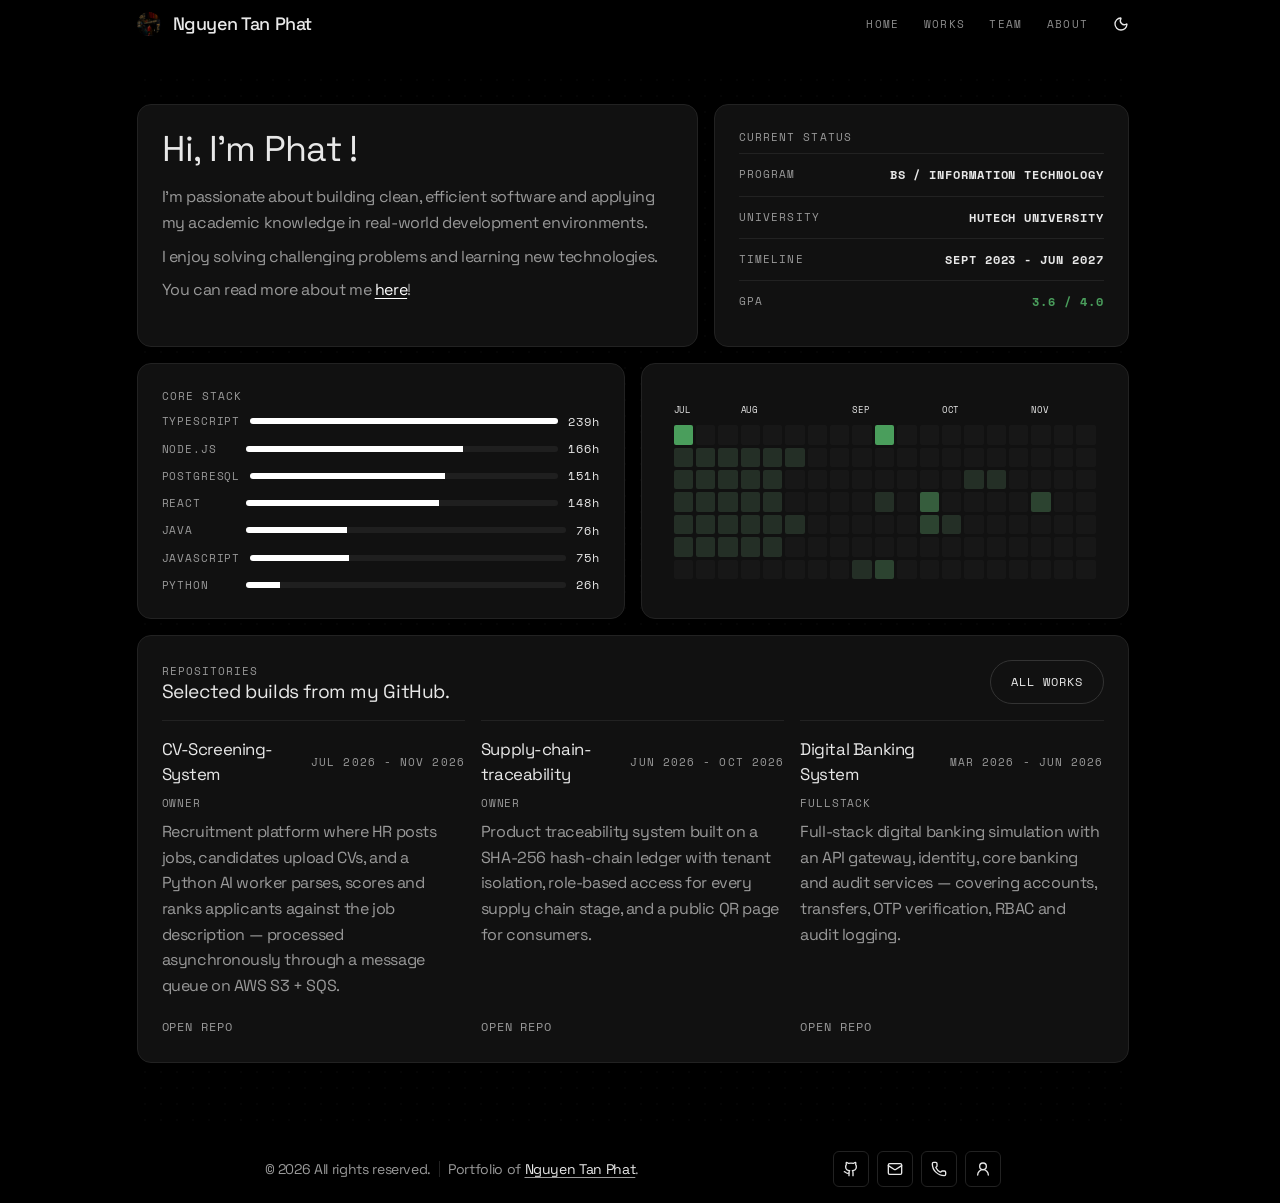
<file: index.html>
<!DOCTYPE html><html class="bg-background text-foreground scheme-light-dark" lang="en-US"> <head><meta charset="utf-8"><meta http-equiv="X-UA-Compatible" content="IE=edge"><meta name="viewport" content="width=device-width, initial-scale=1.0, user-scalable=yes"><meta name="HandheldFriendly" content="True"><meta name="mobile-web-app-capable" content="yes"><meta name="apple-mobile-web-app-capable" content="yes"><meta name="apple-mobile-web-app-status-bar-style" content="default"><meta name="format-detection" content="telephone=no,date=no,address=no,email=no,url=no"><meta name="theme-color" content="#000000" media="(prefers-color-scheme: dark)"><meta name="theme-color" content="#f5f5f5" media="(prefers-color-scheme: light)"><link rel="preconnect" href="https://fonts.googleapis.com"><link rel="preconnect" href="https://fonts.gstatic.com" crossorigin><link rel="stylesheet" href="https://fonts.googleapis.com/css2?family=Space+Grotesk:wght@400;500;700&family=Space+Mono:wght@400;700&family=Doto:wght@500;700&display=swap"><title>Portfolio | Nguyen Tan Phat</title> <link rel="icon" type="image/jpeg" href="static/avatar.jpg"> <link rel="apple-touch-icon" href="static/avatar.jpg"><meta name="description" content="Portfolio of Nguyen Tan Phat, focused on full-stack and secure software systems."><link rel="stylesheet" href="assets/home.css">
<link rel="stylesheet" href="assets/layout.css"></head><body class="flex h-fit min-h-screen flex-col gap-y-6 font-sans"> <header class="bg-background/50 sticky top-0 z-50 divide-y backdrop-blur-sm xl:divide-none"> <div> <div class="mx-auto flex max-w-5xl items-center justify-between gap-4 px-4 py-3"> <a href="index.html" target="_self" class="transition-colors duration-300 ease-in-out flex shrink-0 items-center justify-center gap-3">  <img src="static/avatar.jpg" alt="Logo" class="size-5 sm:size-6 rounded-full object-cover"> <span class="hidden h-full text-lg leading-none font-medium min-[400px]:block">Nguyen Tan Phat</span>  </a> <div class="flex items-center gap-4"> <nav class="flex items-center gap-4 sm:gap-6"> <a href="index.html" target="_self" class="inline-block duration-300 ease-in-out text-foreground/60 hover:text-foreground font-mono text-[0.7rem] tracking-[0.12em] uppercase transition-colors"> home </a><a href="works.html" target="_self" class="inline-block duration-300 ease-in-out text-foreground/60 hover:text-foreground font-mono text-[0.7rem] tracking-[0.12em] uppercase transition-colors"> works </a><a href="team.html" target="_self" class="inline-block duration-300 ease-in-out text-foreground/60 hover:text-foreground font-mono text-[0.7rem] tracking-[0.12em] uppercase transition-colors"> team </a><a href="about.html" target="_self" class="inline-block duration-300 ease-in-out text-foreground/60 hover:text-foreground font-mono text-[0.7rem] tracking-[0.12em] uppercase transition-colors"> about </a> </nav> <button data-slot="button" class="inline-flex items-center justify-center gap-2 whitespace-nowrap rounded-md text-sm font-medium transition-all disabled:pointer-events-none disabled:opacity-50 [&amp;_svg]:pointer-events-none [&amp;_svg:not([class*=&#x27;size-&#x27;])]:size-4 shrink-0 [&amp;_svg]:shrink-0 outline-none focus-visible:border-ring focus-visible:ring-ring/50 focus-visible:ring-[3px] aria-invalid:ring-destructive/20 dark:aria-invalid:ring-destructive/40 aria-invalid:border-destructive hover:bg-muted hover:text-foreground dark:hover:bg-muted/50 -my-2 -me-2 size-8" id="theme-toggle" title="Toggle theme"> <svg width="1em" height="1em" viewBox="0 0 24 24" class="size-4 dark:hidden" data-icon="lucide:sun"><g fill="none" stroke="currentColor" stroke-linecap="round" stroke-linejoin="round" stroke-width="2"><circle cx="12" cy="12" r="4"/><path d="M12 2v2m0 16v2M4.93 4.93l1.41 1.41m11.32 11.32l1.41 1.41M2 12h2m16 0h2M6.34 17.66l-1.41 1.41M19.07 4.93l-1.41 1.41"/></g></svg> <svg width="1em" height="1em" viewBox="0 0 24 24" class="absolute hidden size-4 dark:block" data-icon="lucide:moon"><path fill="none" stroke="currentColor" stroke-linecap="round" stroke-linejoin="round" stroke-width="2" d="M20.985 12.486a9 9 0 1 1-9.473-9.472c.405-.022.617.46.402.803a6 6 0 0 0 8.268 8.268c.344-.215.825-.004.803.401"/></svg> <span class="sr-only">Toggle theme</span> </button> <script data-astro-rerun>
  ;(() => {
    const theme = (() => {
      const stored = localStorage?.getItem('theme') ?? ''
      if (['dark', 'light'].includes(stored)) return stored
      return 'dark'
    })()

    document.documentElement.setAttribute('data-theme', theme)
    window.localStorage.setItem('theme', theme)
  })()
</script> <script type="module">function a(){const e=document.documentElement,n=e.getAttribute("data-theme")==="dark"?"light":"dark";e.classList.add("[&_*]:transition-none"),e.setAttribute("data-theme",n),window.getComputedStyle(e).getPropertyValue("opacity"),requestAnimationFrame(()=>{e.classList.remove("[&_*]:transition-none")}),localStorage.setItem("theme",n)}function o(){document.getElementById("theme-toggle")?.addEventListener("click",a)}o();document.addEventListener("astro:after-swap",()=>{const e=localStorage.getItem("theme")||"dark",t=document.documentElement;t.classList.add("[&_*]:transition-none"),window.getComputedStyle(t).getPropertyValue("opacity"),t.setAttribute("data-theme",e),requestAnimationFrame(()=>{t.classList.remove("[&_*]:transition-none")}),o()});</script> </div> </div> </div>   </header> <main class="w-full mx-auto flex grow flex-col gap-y-6 px-4 overflow-x-clip [&#38;>*]:min-w-0 max-w-5xl">  <section class="portfolio-shell" data-astro-cid-j7pv25f6> <div class="portfolio-row row-hero" data-astro-cid-j7pv25f6> <section class="panel reveal greeting-card" style="--delay: 0ms;" data-astro-cid-j7pv25f6> <h1 class="hero-title" data-astro-cid-j7pv25f6>Hi, I'm Phat !</h1> <p class="hero-summary" data-astro-cid-j7pv25f6> <span data-astro-cid-j7pv25f6>I’m passionate about building clean, efficient software and applying my academic knowledge in real-world development environments.</span> <span data-astro-cid-j7pv25f6>I enjoy solving challenging problems and learning new technologies.</span> <span data-astro-cid-j7pv25f6>You can read more about me <a href="about.html" target="_self" class="inline-block transition-colors duration-300 ease-in-out text-white underline decoration-white underline-offset-[3px]" data-astro-cid-j7pv25f6="true"> here </a>!</span> </p> </section> <section class="panel reveal status-card" style="--delay: 80ms;" data-astro-cid-j7pv25f6> <p class="ui-label" data-astro-cid-j7pv25f6>CURRENT STATUS</p> <div class="status-meta" data-astro-cid-j7pv25f6> <p data-astro-cid-j7pv25f6> <span data-astro-cid-j7pv25f6>PROGRAM</span> <strong data-astro-cid-j7pv25f6>BS / INFORMATION TECHNOLOGY</strong> </p> <p data-astro-cid-j7pv25f6> <span data-astro-cid-j7pv25f6>UNIVERSITY</span> <strong data-astro-cid-j7pv25f6>HUTECH UNIVERSITY</strong> </p> <p data-astro-cid-j7pv25f6> <span data-astro-cid-j7pv25f6>TIMELINE</span> <strong data-astro-cid-j7pv25f6>SEPT 2023 - JUN 2027</strong> </p> <p data-astro-cid-j7pv25f6> <span data-astro-cid-j7pv25f6>GPA</span> <strong style="color: var(--success);" data-astro-cid-j7pv25f6>3.6 / 4.0</strong> </p> </div> </section> </div> <div class="portfolio-row row-middle" data-astro-cid-j7pv25f6> <section class="panel reveal stack-card" style="--delay: 120ms;" data-astro-cid-j7pv25f6> <p class="ui-label" data-astro-cid-j7pv25f6>CORE STACK</p> <ul class="stack-chart" role="list" aria-label="Core stack hours" data-astro-cid-j7pv25f6> <li class="stack-row" data-astro-cid-j7pv25f6> <span class="stack-name" data-astro-cid-j7pv25f6>TypeScript</span> <div class="stack-track" aria-hidden="true" data-astro-cid-j7pv25f6> <span class="stack-fill" style="--stack-ratio: 1.0;" data-astro-cid-j7pv25f6></span> </div> <span class="stack-hours" data-astro-cid-j7pv25f6>239h</span> </li> <li class="stack-row" data-astro-cid-j7pv25f6> <span class="stack-name" data-astro-cid-j7pv25f6>Node.js</span> <div class="stack-track" aria-hidden="true" data-astro-cid-j7pv25f6> <span class="stack-fill" style="--stack-ratio: 0.694560669456067;" data-astro-cid-j7pv25f6></span> </div> <span class="stack-hours" data-astro-cid-j7pv25f6>166h</span> </li> <li class="stack-row" data-astro-cid-j7pv25f6> <span class="stack-name" data-astro-cid-j7pv25f6>PostgreSQL</span> <div class="stack-track" aria-hidden="true" data-astro-cid-j7pv25f6> <span class="stack-fill" style="--stack-ratio: 0.6317991631799164;" data-astro-cid-j7pv25f6></span> </div> <span class="stack-hours" data-astro-cid-j7pv25f6>151h</span> </li> <li class="stack-row" data-astro-cid-j7pv25f6> <span class="stack-name" data-astro-cid-j7pv25f6>React</span> <div class="stack-track" aria-hidden="true" data-astro-cid-j7pv25f6> <span class="stack-fill" style="--stack-ratio: 0.6192468619246861;" data-astro-cid-j7pv25f6></span> </div> <span class="stack-hours" data-astro-cid-j7pv25f6>148h</span> </li> <li class="stack-row" data-astro-cid-j7pv25f6> <span class="stack-name" data-astro-cid-j7pv25f6>Java</span> <div class="stack-track" aria-hidden="true" data-astro-cid-j7pv25f6> <span class="stack-fill" style="--stack-ratio: 0.3179916317991632;" data-astro-cid-j7pv25f6></span> </div> <span class="stack-hours" data-astro-cid-j7pv25f6>76h</span> </li> <li class="stack-row" data-astro-cid-j7pv25f6> <span class="stack-name" data-astro-cid-j7pv25f6>JavaScript</span> <div class="stack-track" aria-hidden="true" data-astro-cid-j7pv25f6> <span class="stack-fill" style="--stack-ratio: 0.3138075313807531;" data-astro-cid-j7pv25f6></span> </div> <span class="stack-hours" data-astro-cid-j7pv25f6>75h</span> </li> <li class="stack-row" data-astro-cid-j7pv25f6> <span class="stack-name" data-astro-cid-j7pv25f6>Python</span> <div class="stack-track" aria-hidden="true" data-astro-cid-j7pv25f6> <span class="stack-fill" style="--stack-ratio: 0.1087866108786611;" data-astro-cid-j7pv25f6></span> </div> <span class="stack-hours" data-astro-cid-j7pv25f6>26h</span> </li>  </ul> </section> <div class="reveal" style="--delay: 160ms;" data-astro-cid-j7pv25f6> <article class="github-calendar panel" data-astro-cid-xhj72vwf> <div class="github-calendar-grid" id="gh-cal" aria-label="GitHub contribution calendar" style="--total-weeks: 19;" data-astro-cid-xhj72vwf> <div class="github-calendar-months" aria-hidden="true" data-astro-cid-xhj72vwf> <span class="github-calendar-month" style="grid-column: 1;" data-astro-cid-xhj72vwf> Jul </span><span class="github-calendar-month" style="grid-column: 4;" data-astro-cid-xhj72vwf> Aug </span><span class="github-calendar-month" style="grid-column: 9;" data-astro-cid-xhj72vwf> Sep </span><span class="github-calendar-month" style="grid-column: 13;" data-astro-cid-xhj72vwf> Oct </span><span class="github-calendar-month" style="grid-column: 17;" data-astro-cid-xhj72vwf> Nov </span> </div> <div class="github-calendar-weeks" role="grid" aria-readonly="true" style="grid-template-columns: repeat(19, minmax(0, 1fr)); grid-column: 1 / -1;" data-astro-cid-xhj72vwf> <div class="github-calendar-week" role="row" data-astro-cid-xhj72vwf> <span class="github-calendar-cell level-4" role="gridcell" aria-label="15 contributions on July 12." title="15 contributions on July 12." data-astro-cid-xhj72vwf></span><span class="github-calendar-cell level-1" role="gridcell" aria-label="2 contributions on July 13." title="2 contributions on July 13." data-astro-cid-xhj72vwf></span><span class="github-calendar-cell level-1" role="gridcell" aria-label="1 contribution on July 14." title="1 contribution on July 14." data-astro-cid-xhj72vwf></span><span class="github-calendar-cell level-1" role="gridcell" aria-label="1 contribution on July 15." title="1 contribution on July 15." data-astro-cid-xhj72vwf></span><span class="github-calendar-cell level-1" role="gridcell" aria-label="3 contributions on July 16." title="3 contributions on July 16." data-astro-cid-xhj72vwf></span><span class="github-calendar-cell level-1" role="gridcell" aria-label="2 contributions on July 17." title="2 contributions on July 17." data-astro-cid-xhj72vwf></span><span class="github-calendar-cell level-0" role="gridcell" aria-label="0 contributions on July 18." title="0 contributions on July 18." data-astro-cid-xhj72vwf></span> </div><div class="github-calendar-week" role="row" data-astro-cid-xhj72vwf> <span class="github-calendar-cell level-0" role="gridcell" aria-label="0 contributions on July 19." title="0 contributions on July 19." data-astro-cid-xhj72vwf></span><span class="github-calendar-cell level-1" role="gridcell" aria-label="2 contributions on July 20." title="2 contributions on July 20." data-astro-cid-xhj72vwf></span><span class="github-calendar-cell level-1" role="gridcell" aria-label="4 contributions on July 21." title="4 contributions on July 21." data-astro-cid-xhj72vwf></span><span class="github-calendar-cell level-1" role="gridcell" aria-label="1 contribution on July 22." title="1 contribution on July 22." data-astro-cid-xhj72vwf></span><span class="github-calendar-cell level-1" role="gridcell" aria-label="2 contributions on July 23." title="2 contributions on July 23." data-astro-cid-xhj72vwf></span><span class="github-calendar-cell level-1" role="gridcell" aria-label="3 contributions on July 24." title="3 contributions on July 24." data-astro-cid-xhj72vwf></span><span class="github-calendar-cell level-0" role="gridcell" aria-label="0 contributions on July 25." title="0 contributions on July 25." data-astro-cid-xhj72vwf></span> </div><div class="github-calendar-week" role="row" data-astro-cid-xhj72vwf> <span class="github-calendar-cell level-0" role="gridcell" aria-label="0 contributions on July 26." title="0 contributions on July 26." data-astro-cid-xhj72vwf></span><span class="github-calendar-cell level-1" role="gridcell" aria-label="1 contribution on July 27." title="1 contribution on July 27." data-astro-cid-xhj72vwf></span><span class="github-calendar-cell level-1" role="gridcell" aria-label="1 contribution on July 28." title="1 contribution on July 28." data-astro-cid-xhj72vwf></span><span class="github-calendar-cell level-1" role="gridcell" aria-label="2 contributions on July 29." title="2 contributions on July 29." data-astro-cid-xhj72vwf></span><span class="github-calendar-cell level-1" role="gridcell" aria-label="1 contribution on July 30." title="1 contribution on July 30." data-astro-cid-xhj72vwf></span><span class="github-calendar-cell level-1" role="gridcell" aria-label="1 contribution on July 31." title="1 contribution on July 31." data-astro-cid-xhj72vwf></span><span class="github-calendar-cell level-0" role="gridcell" aria-label="0 contributions on August 1." title="0 contributions on August 1." data-astro-cid-xhj72vwf></span> </div><div class="github-calendar-week" role="row" data-astro-cid-xhj72vwf> <span class="github-calendar-cell level-0" role="gridcell" aria-label="0 contributions on August 2." title="0 contributions on August 2." data-astro-cid-xhj72vwf></span><span class="github-calendar-cell level-1" role="gridcell" aria-label="1 contribution on August 3." title="1 contribution on August 3." data-astro-cid-xhj72vwf></span><span class="github-calendar-cell level-1" role="gridcell" aria-label="1 contribution on August 4." title="1 contribution on August 4." data-astro-cid-xhj72vwf></span><span class="github-calendar-cell level-1" role="gridcell" aria-label="2 contributions on August 5." title="2 contributions on August 5." data-astro-cid-xhj72vwf></span><span class="github-calendar-cell level-1" role="gridcell" aria-label="1 contribution on August 6." title="1 contribution on August 6." data-astro-cid-xhj72vwf></span><span class="github-calendar-cell level-1" role="gridcell" aria-label="1 contribution on August 7." title="1 contribution on August 7." data-astro-cid-xhj72vwf></span><span class="github-calendar-cell level-0" role="gridcell" aria-label="0 contributions on August 8." title="0 contributions on August 8." data-astro-cid-xhj72vwf></span> </div><div class="github-calendar-week" role="row" data-astro-cid-xhj72vwf> <span class="github-calendar-cell level-0" role="gridcell" aria-label="0 contributions on August 9." title="0 contributions on August 9." data-astro-cid-xhj72vwf></span><span class="github-calendar-cell level-1" role="gridcell" aria-label="1 contribution on August 10." title="1 contribution on August 10." data-astro-cid-xhj72vwf></span><span class="github-calendar-cell level-1" role="gridcell" aria-label="2 contributions on August 11." title="2 contributions on August 11." data-astro-cid-xhj72vwf></span><span class="github-calendar-cell level-1" role="gridcell" aria-label="1 contribution on August 12." title="1 contribution on August 12." data-astro-cid-xhj72vwf></span><span class="github-calendar-cell level-1" role="gridcell" aria-label="2 contributions on August 13." title="2 contributions on August 13." data-astro-cid-xhj72vwf></span><span class="github-calendar-cell level-1" role="gridcell" aria-label="1 contribution on August 14." title="1 contribution on August 14." data-astro-cid-xhj72vwf></span><span class="github-calendar-cell level-0" role="gridcell" aria-label="0 contributions on August 15." title="0 contributions on August 15." data-astro-cid-xhj72vwf></span> </div><div class="github-calendar-week" role="row" data-astro-cid-xhj72vwf> <span class="github-calendar-cell level-0" role="gridcell" aria-label="0 contributions on August 16." title="0 contributions on August 16." data-astro-cid-xhj72vwf></span><span class="github-calendar-cell level-1" role="gridcell" aria-label="1 contribution on August 17." title="1 contribution on August 17." data-astro-cid-xhj72vwf></span><span class="github-calendar-cell level-0" role="gridcell" aria-label="0 contributions on August 18." title="0 contributions on August 18." data-astro-cid-xhj72vwf></span><span class="github-calendar-cell level-0" role="gridcell" aria-label="0 contributions on August 19." title="0 contributions on August 19." data-astro-cid-xhj72vwf></span><span class="github-calendar-cell level-1" role="gridcell" aria-label="1 contribution on August 20." title="1 contribution on August 20." data-astro-cid-xhj72vwf></span><span class="github-calendar-cell level-0" role="gridcell" aria-label="0 contributions on August 21." title="0 contributions on August 21." data-astro-cid-xhj72vwf></span><span class="github-calendar-cell level-0" role="gridcell" aria-label="0 contributions on August 22." title="0 contributions on August 22." data-astro-cid-xhj72vwf></span> </div><div class="github-calendar-week" role="row" data-astro-cid-xhj72vwf> <span class="github-calendar-cell level-0" role="gridcell" aria-label="0 contributions on August 23." title="0 contributions on August 23." data-astro-cid-xhj72vwf></span><span class="github-calendar-cell level-0" role="gridcell" aria-label="0 contributions on August 24." title="0 contributions on August 24." data-astro-cid-xhj72vwf></span><span class="github-calendar-cell level-0" role="gridcell" aria-label="0 contributions on August 25." title="0 contributions on August 25." data-astro-cid-xhj72vwf></span><span class="github-calendar-cell level-0" role="gridcell" aria-label="0 contributions on August 26." title="0 contributions on August 26." data-astro-cid-xhj72vwf></span><span class="github-calendar-cell level-0" role="gridcell" aria-label="0 contributions on August 27." title="0 contributions on August 27." data-astro-cid-xhj72vwf></span><span class="github-calendar-cell level-0" role="gridcell" aria-label="0 contributions on August 28." title="0 contributions on August 28." data-astro-cid-xhj72vwf></span><span class="github-calendar-cell level-0" role="gridcell" aria-label="0 contributions on August 29." title="0 contributions on August 29." data-astro-cid-xhj72vwf></span> </div><div class="github-calendar-week" role="row" data-astro-cid-xhj72vwf> <span class="github-calendar-cell level-0" role="gridcell" aria-label="0 contributions on August 30." title="0 contributions on August 30." data-astro-cid-xhj72vwf></span><span class="github-calendar-cell level-0" role="gridcell" aria-label="0 contributions on August 31." title="0 contributions on August 31." data-astro-cid-xhj72vwf></span><span class="github-calendar-cell level-0" role="gridcell" aria-label="0 contributions on September 1." title="0 contributions on September 1." data-astro-cid-xhj72vwf></span><span class="github-calendar-cell level-0" role="gridcell" aria-label="0 contributions on September 2." title="0 contributions on September 2." data-astro-cid-xhj72vwf></span><span class="github-calendar-cell level-0" role="gridcell" aria-label="0 contributions on September 3." title="0 contributions on September 3." data-astro-cid-xhj72vwf></span><span class="github-calendar-cell level-0" role="gridcell" aria-label="0 contributions on September 4." title="0 contributions on September 4." data-astro-cid-xhj72vwf></span><span class="github-calendar-cell level-0" role="gridcell" aria-label="0 contributions on September 5." title="0 contributions on September 5." data-astro-cid-xhj72vwf></span> </div><div class="github-calendar-week" role="row" data-astro-cid-xhj72vwf> <span class="github-calendar-cell level-0" role="gridcell" aria-label="0 contributions on September 6." title="0 contributions on September 6." data-astro-cid-xhj72vwf></span><span class="github-calendar-cell level-0" role="gridcell" aria-label="0 contributions on September 7." title="0 contributions on September 7." data-astro-cid-xhj72vwf></span><span class="github-calendar-cell level-0" role="gridcell" aria-label="0 contributions on September 8." title="0 contributions on September 8." data-astro-cid-xhj72vwf></span><span class="github-calendar-cell level-0" role="gridcell" aria-label="0 contributions on September 9." title="0 contributions on September 9." data-astro-cid-xhj72vwf></span><span class="github-calendar-cell level-0" role="gridcell" aria-label="0 contributions on September 10." title="0 contributions on September 10." data-astro-cid-xhj72vwf></span><span class="github-calendar-cell level-0" role="gridcell" aria-label="0 contributions on September 11." title="0 contributions on September 11." data-astro-cid-xhj72vwf></span><span class="github-calendar-cell level-1" role="gridcell" aria-label="4 contributions on September 12." title="4 contributions on September 12." data-astro-cid-xhj72vwf></span> </div><div class="github-calendar-week" role="row" data-astro-cid-xhj72vwf> <span class="github-calendar-cell level-4" role="gridcell" aria-label="18 contributions on September 13." title="18 contributions on September 13." data-astro-cid-xhj72vwf></span><span class="github-calendar-cell level-0" role="gridcell" aria-label="0 contributions on September 14." title="0 contributions on September 14." data-astro-cid-xhj72vwf></span><span class="github-calendar-cell level-0" role="gridcell" aria-label="0 contributions on September 15." title="0 contributions on September 15." data-astro-cid-xhj72vwf></span><span class="github-calendar-cell level-1" role="gridcell" aria-label="3 contributions on September 16." title="3 contributions on September 16." data-astro-cid-xhj72vwf></span><span class="github-calendar-cell level-0" role="gridcell" aria-label="0 contributions on September 17." title="0 contributions on September 17." data-astro-cid-xhj72vwf></span><span class="github-calendar-cell level-0" role="gridcell" aria-label="0 contributions on September 18." title="0 contributions on September 18." data-astro-cid-xhj72vwf></span><span class="github-calendar-cell level-2" role="gridcell" aria-label="5 contributions on September 19." title="5 contributions on September 19." data-astro-cid-xhj72vwf></span> </div><div class="github-calendar-week" role="row" data-astro-cid-xhj72vwf> <span class="github-calendar-cell level-0" role="gridcell" aria-label="0 contributions on September 20." title="0 contributions on September 20." data-astro-cid-xhj72vwf></span><span class="github-calendar-cell level-0" role="gridcell" aria-label="0 contributions on September 21." title="0 contributions on September 21." data-astro-cid-xhj72vwf></span><span class="github-calendar-cell level-0" role="gridcell" aria-label="0 contributions on September 22." title="0 contributions on September 22." data-astro-cid-xhj72vwf></span><span class="github-calendar-cell level-0" role="gridcell" aria-label="0 contributions on September 23." title="0 contributions on September 23." data-astro-cid-xhj72vwf></span><span class="github-calendar-cell level-0" role="gridcell" aria-label="0 contributions on September 24." title="0 contributions on September 24." data-astro-cid-xhj72vwf></span><span class="github-calendar-cell level-0" role="gridcell" aria-label="0 contributions on September 25." title="0 contributions on September 25." data-astro-cid-xhj72vwf></span><span class="github-calendar-cell level-0" role="gridcell" aria-label="0 contributions on September 26." title="0 contributions on September 26." data-astro-cid-xhj72vwf></span> </div><div class="github-calendar-week" role="row" data-astro-cid-xhj72vwf> <span class="github-calendar-cell level-0" role="gridcell" aria-label="0 contributions on September 27." title="0 contributions on September 27." data-astro-cid-xhj72vwf></span><span class="github-calendar-cell level-0" role="gridcell" aria-label="0 contributions on September 28." title="0 contributions on September 28." data-astro-cid-xhj72vwf></span><span class="github-calendar-cell level-0" role="gridcell" aria-label="0 contributions on September 29." title="0 contributions on September 29." data-astro-cid-xhj72vwf></span><span class="github-calendar-cell level-3" role="gridcell" aria-label="10 contributions on September 30." title="10 contributions on September 30." data-astro-cid-xhj72vwf></span><span class="github-calendar-cell level-2" role="gridcell" aria-label="9 contributions on October 1." title="9 contributions on October 1." data-astro-cid-xhj72vwf></span><span class="github-calendar-cell level-0" role="gridcell" aria-label="0 contributions on October 2." title="0 contributions on October 2." data-astro-cid-xhj72vwf></span><span class="github-calendar-cell level-0" role="gridcell" aria-label="0 contributions on October 3." title="0 contributions on October 3." data-astro-cid-xhj72vwf></span> </div><div class="github-calendar-week" role="row" data-astro-cid-xhj72vwf> <span class="github-calendar-cell level-0" role="gridcell" aria-label="0 contributions on October 4." title="0 contributions on October 4." data-astro-cid-xhj72vwf></span><span class="github-calendar-cell level-0" role="gridcell" aria-label="0 contributions on October 5." title="0 contributions on October 5." data-astro-cid-xhj72vwf></span><span class="github-calendar-cell level-0" role="gridcell" aria-label="0 contributions on October 6." title="0 contributions on October 6." data-astro-cid-xhj72vwf></span><span class="github-calendar-cell level-0" role="gridcell" aria-label="0 contributions on October 7." title="0 contributions on October 7." data-astro-cid-xhj72vwf></span><span class="github-calendar-cell level-1" role="gridcell" aria-label="2 contributions on October 8." title="2 contributions on October 8." data-astro-cid-xhj72vwf></span><span class="github-calendar-cell level-0" role="gridcell" aria-label="0 contributions on October 9." title="0 contributions on October 9." data-astro-cid-xhj72vwf></span><span class="github-calendar-cell level-0" role="gridcell" aria-label="0 contributions on October 10." title="0 contributions on October 10." data-astro-cid-xhj72vwf></span> </div><div class="github-calendar-week" role="row" data-astro-cid-xhj72vwf> <span class="github-calendar-cell level-0" role="gridcell" aria-label="0 contributions on October 11." title="0 contributions on October 11." data-astro-cid-xhj72vwf></span><span class="github-calendar-cell level-0" role="gridcell" aria-label="0 contributions on October 12." title="0 contributions on October 12." data-astro-cid-xhj72vwf></span><span class="github-calendar-cell level-1" role="gridcell" aria-label="1 contribution on October 13." title="1 contribution on October 13." data-astro-cid-xhj72vwf></span><span class="github-calendar-cell level-0" role="gridcell" aria-label="0 contributions on October 14." title="0 contributions on October 14." data-astro-cid-xhj72vwf></span><span class="github-calendar-cell level-0" role="gridcell" aria-label="0 contributions on October 15." title="0 contributions on October 15." data-astro-cid-xhj72vwf></span><span class="github-calendar-cell level-0" role="gridcell" aria-label="0 contributions on October 16." title="0 contributions on October 16." data-astro-cid-xhj72vwf></span><span class="github-calendar-cell level-0" role="gridcell" aria-label="0 contributions on October 17." title="0 contributions on October 17." data-astro-cid-xhj72vwf></span> </div><div class="github-calendar-week" role="row" data-astro-cid-xhj72vwf> <span class="github-calendar-cell level-0" role="gridcell" aria-label="0 contributions on October 18." title="0 contributions on October 18." data-astro-cid-xhj72vwf></span><span class="github-calendar-cell level-0" role="gridcell" aria-label="0 contributions on October 19." title="0 contributions on October 19." data-astro-cid-xhj72vwf></span><span class="github-calendar-cell level-1" role="gridcell" aria-label="1 contribution on October 20." title="1 contribution on October 20." data-astro-cid-xhj72vwf></span><span class="github-calendar-cell level-0" role="gridcell" aria-label="0 contributions on October 21." title="0 contributions on October 21." data-astro-cid-xhj72vwf></span><span class="github-calendar-cell level-0" role="gridcell" aria-label="0 contributions on October 22." title="0 contributions on October 22." data-astro-cid-xhj72vwf></span><span class="github-calendar-cell level-0" role="gridcell" aria-label="0 contributions on October 23." title="0 contributions on October 23." data-astro-cid-xhj72vwf></span><span class="github-calendar-cell level-0" role="gridcell" aria-label="0 contributions on October 24." title="0 contributions on October 24." data-astro-cid-xhj72vwf></span> </div><div class="github-calendar-week" role="row" data-astro-cid-xhj72vwf> <span class="github-calendar-cell level-0" role="gridcell" aria-label="0 contributions on October 25." title="0 contributions on October 25." data-astro-cid-xhj72vwf></span><span class="github-calendar-cell level-0" role="gridcell" aria-label="0 contributions on October 26." title="0 contributions on October 26." data-astro-cid-xhj72vwf></span><span class="github-calendar-cell level-0" role="gridcell" aria-label="0 contributions on October 27." title="0 contributions on October 27." data-astro-cid-xhj72vwf></span><span class="github-calendar-cell level-0" role="gridcell" aria-label="0 contributions on October 28." title="0 contributions on October 28." data-astro-cid-xhj72vwf></span><span class="github-calendar-cell level-0" role="gridcell" aria-label="0 contributions on October 29." title="0 contributions on October 29." data-astro-cid-xhj72vwf></span><span class="github-calendar-cell level-0" role="gridcell" aria-label="0 contributions on October 30." title="0 contributions on October 30." data-astro-cid-xhj72vwf></span><span class="github-calendar-cell level-0" role="gridcell" aria-label="0 contributions on October 31." title="0 contributions on October 31." data-astro-cid-xhj72vwf></span> </div><div class="github-calendar-week" role="row" data-astro-cid-xhj72vwf> <span class="github-calendar-cell level-0" role="gridcell" aria-label="0 contributions on November 1." title="0 contributions on November 1." data-astro-cid-xhj72vwf></span><span class="github-calendar-cell level-0" role="gridcell" aria-label="0 contributions on November 2." title="0 contributions on November 2." data-astro-cid-xhj72vwf></span><span class="github-calendar-cell level-0" role="gridcell" aria-label="0 contributions on November 3." title="0 contributions on November 3." data-astro-cid-xhj72vwf></span><span class="github-calendar-cell level-2" role="gridcell" aria-label="9 contributions on November 4." title="9 contributions on November 4." data-astro-cid-xhj72vwf></span><span class="github-calendar-cell level-0" role="gridcell" aria-label="0 contributions on November 5." title="0 contributions on November 5." data-astro-cid-xhj72vwf></span><span class="github-calendar-cell level-0" role="gridcell" aria-label="0 contributions on November 6." title="0 contributions on November 6." data-astro-cid-xhj72vwf></span><span class="github-calendar-cell level-0" role="gridcell" aria-label="0 contributions on November 7." title="0 contributions on November 7." data-astro-cid-xhj72vwf></span> </div><div class="github-calendar-week" role="row" data-astro-cid-xhj72vwf> <span class="github-calendar-cell level-0" role="gridcell" aria-label="0 contributions on November 8." title="0 contributions on November 8." data-astro-cid-xhj72vwf></span><span class="github-calendar-cell level-0" role="gridcell" aria-label="0 contributions on November 9." title="0 contributions on November 9." data-astro-cid-xhj72vwf></span><span class="github-calendar-cell level-0" role="gridcell" aria-label="0 contributions on November 10." title="0 contributions on November 10." data-astro-cid-xhj72vwf></span><span class="github-calendar-cell level-0" role="gridcell" aria-label="0 contributions on November 11." title="0 contributions on November 11." data-astro-cid-xhj72vwf></span><span class="github-calendar-cell level-0" role="gridcell" aria-label="0 contributions on November 12." title="0 contributions on November 12." data-astro-cid-xhj72vwf></span><span class="github-calendar-cell level-0" role="gridcell" aria-label="0 contributions on November 13." title="0 contributions on November 13." data-astro-cid-xhj72vwf></span><span class="github-calendar-cell level-0" role="gridcell" aria-label="0 contributions on November 14." title="0 contributions on November 14." data-astro-cid-xhj72vwf></span> </div><div class="github-calendar-week" role="row" data-astro-cid-xhj72vwf> <span class="github-calendar-cell level-0" role="gridcell" aria-label="0 contributions on November 15." title="0 contributions on November 15." data-astro-cid-xhj72vwf></span><span class="github-calendar-cell level-0" role="gridcell" aria-label="0 contributions on November 16." title="0 contributions on November 16." data-astro-cid-xhj72vwf></span><span class="github-calendar-cell level-0" role="gridcell" aria-label="0 contributions on November 17." title="0 contributions on November 17." data-astro-cid-xhj72vwf></span><span class="github-calendar-cell level-0" role="gridcell" aria-label="0 contributions on November 18." title="0 contributions on November 18." data-astro-cid-xhj72vwf></span><span class="github-calendar-cell level-0" role="gridcell" aria-label="0 contributions on November 19." title="0 contributions on November 19." data-astro-cid-xhj72vwf></span><span class="github-calendar-cell level-0" role="gridcell" aria-label="0 contributions on November 20." title="0 contributions on November 20." data-astro-cid-xhj72vwf></span><span class="github-calendar-cell level-0" role="gridcell" aria-label="0 contributions on November 21." title="0 contributions on November 21." data-astro-cid-xhj72vwf></span> </div> </div> </div> </article> </div> </div> <div class="portfolio-row row-repos" data-astro-cid-j7pv25f6> <section class="panel reveal repos-card" style="--delay: 220ms;" data-astro-cid-j7pv25f6> <div class="repos-head" data-astro-cid-j7pv25f6> <div data-astro-cid-j7pv25f6> <p class="ui-label" data-astro-cid-j7pv25f6>REPOSITORIES</p> <h2 class="repos-title" data-astro-cid-j7pv25f6>Selected builds from my GitHub.</h2> </div> <a href="works.html" target="_self" class="inline-block transition-colors duration-300 ease-in-out pill-link repos-link" data-astro-cid-j7pv25f6="true"> ALL WORKS </a> </div> <div class="repos-grid" data-astro-cid-j7pv25f6> <article class="repo-card" data-astro-cid-j7pv25f6> <div class="repo-card-body" data-astro-cid-j7pv25f6> <div class="repo-title-row" data-astro-cid-j7pv25f6> <h3 class="repo-name" data-astro-cid-j7pv25f6>CV-Screening-System</h3> <span class="repo-period" data-astro-cid-j7pv25f6>JUL 2026 - NOV 2026</span> </div> <p class="repo-role" data-astro-cid-j7pv25f6>Owner</p> <p class="repo-copy" data-astro-cid-j7pv25f6>Recruitment platform where HR posts jobs, candidates upload CVs, and a Python AI worker parses, scores and ranks applicants against the job description — processed asynchronously through a message queue on AWS S3 + SQS.</p> </div> <div class="repo-link-row" data-astro-cid-j7pv25f6> <a href="https://github.com/Tanphat25022005/CV-Screening-System" target="_blank" class="inline-block transition-colors duration-300 ease-in-out repo-link" data-astro-cid-j7pv25f6="true"> 
OPEN REPO
 </a> </div> </article> <article class="repo-card" data-astro-cid-j7pv25f6> <div class="repo-card-body" data-astro-cid-j7pv25f6> <div class="repo-title-row" data-astro-cid-j7pv25f6> <h3 class="repo-name" data-astro-cid-j7pv25f6>Supply-chain-traceability</h3> <span class="repo-period" data-astro-cid-j7pv25f6>JUN 2026 - OCT 2026</span> </div> <p class="repo-role" data-astro-cid-j7pv25f6>Owner</p> <p class="repo-copy" data-astro-cid-j7pv25f6>Product traceability system built on a SHA-256 hash-chain ledger with tenant isolation, role-based access for every supply chain stage, and a public QR page for consumers.</p> </div> <div class="repo-link-row" data-astro-cid-j7pv25f6> <a href="https://github.com/Tanphat25022005/Supply-chain-traceability" target="_blank" class="inline-block transition-colors duration-300 ease-in-out repo-link" data-astro-cid-j7pv25f6="true"> 
OPEN REPO
 </a> </div> </article> <article class="repo-card" data-astro-cid-j7pv25f6> <div class="repo-card-body" data-astro-cid-j7pv25f6> <div class="repo-title-row" data-astro-cid-j7pv25f6> <h3 class="repo-name" data-astro-cid-j7pv25f6>Digital Banking System</h3> <span class="repo-period" data-astro-cid-j7pv25f6>MAR 2026 - JUN 2026</span> </div> <p class="repo-role" data-astro-cid-j7pv25f6>Fullstack</p> <p class="repo-copy" data-astro-cid-j7pv25f6>Full-stack digital banking simulation with an API gateway, identity, core banking and audit services — covering accounts, transfers, OTP verification, RBAC and audit logging.</p> </div> <div class="repo-link-row" data-astro-cid-j7pv25f6> <a href="https://github.com/DThanhgoo/digital-banking-blockchain" target="_blank" class="inline-block transition-colors duration-300 ease-in-out repo-link" data-astro-cid-j7pv25f6="true"> 
OPEN REPO
 </a> </div> </article>  </div> </section> </div> </section> </main> <footer class="mx-auto mb-8 flex w-full max-w-3xl flex-col items-center justify-center gap-y-2 px-4 sm:mb-4 sm:flex-row sm:justify-between"> <div class="flex flex-wrap items-center justify-center gap-x-2 text-center"> <span class="text-muted-foreground text-sm">
&copy; 2026 All rights reserved.
</span> <div data-orientation="vertical" role="none" data-slot="separator-root" class="bg-border shrink-0 data-[orientation=horizontal]:h-px data-[orientation=horizontal]:w-full data-[orientation=vertical]:h-full data-[orientation=vertical]:w-px hidden h-4! sm:block"></div> <p class="text-muted-foreground text-sm">
Portfolio of <a href="https://github.com/Tanphat25022005" target="_blank" class="inline-block transition-colors duration-300 ease-in-out underline decoration-muted-foreground underline-offset-[3px] hover:decoration-foreground text-foreground"> Nguyen Tan Phat </a>.
</p> </div> <ul class="m-0 flex list-none flex-wrap gap-2 p-0" role="list"> <li> <a href="https://github.com/Tanphat25022005" target="_blank" class="duration-300 ease-in-out inline-flex items-center justify-center gap-2 whitespace-nowrap rounded-md text-sm font-medium transition-all disabled:pointer-events-none disabled:opacity-50 [&#38;_svg]:pointer-events-none [&#38;_svg:not([class*='size-'])]:size-4 shrink-0 [&#38;_svg]:shrink-0 outline-none focus-visible:border-ring focus-visible:ring-ring/50 focus-visible:ring-[3px] aria-invalid:ring-destructive/20 dark:aria-invalid:ring-destructive/40 aria-invalid:border-destructive border bg-background hover:bg-muted hover:text-foreground dark:bg-input/30 dark:border-input dark:hover:bg-input/50 size-9" aria-label="GitHub" title="GitHub">  <svg width="1em" height="1em" viewBox="0 0 24 24" class="size-4" data-icon="lucide:github"><g fill="none" stroke="currentColor" stroke-linecap="round" stroke-linejoin="round" stroke-width="2"><path d="M15 22v-4a4.8 4.8 0 0 0-1-3.5c3 0 6-2 6-5.5c.08-1.25-.27-2.48-1-3.5c.28-1.15.28-2.35 0-3.5c0 0-1 0-3 1.5c-2.64-.5-5.36-.5-8 0C6 2 5 2 5 2c-.3 1.15-.3 2.35 0 3.5A5.4 5.4 0 0 0 4 9c0 3.5 3 5.5 6 5.5c-.39.49-.68 1.05-.85 1.65S8.93 17.38 9 18v4"/><path d="M9 18c-4.51 2-5-2-7-2"/></g></svg>  </a> </li><li> <a href="mailto:tanphat10102005@gmail.com" target="_blank" class="duration-300 ease-in-out inline-flex items-center justify-center gap-2 whitespace-nowrap rounded-md text-sm font-medium transition-all disabled:pointer-events-none disabled:opacity-50 [&#38;_svg]:pointer-events-none [&#38;_svg:not([class*='size-'])]:size-4 shrink-0 [&#38;_svg]:shrink-0 outline-none focus-visible:border-ring focus-visible:ring-ring/50 focus-visible:ring-[3px] aria-invalid:ring-destructive/20 dark:aria-invalid:ring-destructive/40 aria-invalid:border-destructive border bg-background hover:bg-muted hover:text-foreground dark:bg-input/30 dark:border-input dark:hover:bg-input/50 size-9" aria-label="Email" title="Email">  <svg width="1em" height="1em" viewBox="0 0 24 24" class="size-4" data-icon="lucide:mail"><g fill="none" stroke="currentColor" stroke-linecap="round" stroke-linejoin="round" stroke-width="2"><path d="m22 7l-8.991 5.727a2 2 0 0 1-2.009 0L2 7"/><rect width="20" height="16" x="2" y="4" rx="2"/></g></svg>  </a> </li><li> <a href="tel:+84378782372" target="_blank" class="duration-300 ease-in-out inline-flex items-center justify-center gap-2 whitespace-nowrap rounded-md text-sm font-medium transition-all disabled:pointer-events-none disabled:opacity-50 [&#38;_svg]:pointer-events-none [&#38;_svg:not([class*='size-'])]:size-4 shrink-0 [&#38;_svg]:shrink-0 outline-none focus-visible:border-ring focus-visible:ring-ring/50 focus-visible:ring-[3px] aria-invalid:ring-destructive/20 dark:aria-invalid:ring-destructive/40 aria-invalid:border-destructive border bg-background hover:bg-muted hover:text-foreground dark:bg-input/30 dark:border-input dark:hover:bg-input/50 size-9" aria-label="Phone" title="Phone">  <svg width="1em" height="1em" viewBox="0 0 24 24" class="size-4" data-icon="lucide:phone"><path fill="none" stroke="currentColor" stroke-linecap="round" stroke-linejoin="round" stroke-width="2" d="M13.832 16.568a1 1 0 0 0 1.213-.303l.355-.465A2 2 0 0 1 17 15h3a2 2 0 0 1 2 2v3a2 2 0 0 1-2 2A18 18 0 0 1 2 4a2 2 0 0 1 2-2h3a2 2 0 0 1 2 2v3a2 2 0 0 1-.8 1.6l-.468.351a1 1 0 0 0-.292 1.233a14 14 0 0 0 6.392 6.384"/></svg>  </a> </li><li> <a href="about.html" target="_self" class="duration-300 ease-in-out inline-flex items-center justify-center gap-2 whitespace-nowrap rounded-md text-sm font-medium transition-all disabled:pointer-events-none disabled:opacity-50 [&#38;_svg]:pointer-events-none [&#38;_svg:not([class*='size-'])]:size-4 shrink-0 [&#38;_svg]:shrink-0 outline-none focus-visible:border-ring focus-visible:ring-ring/50 focus-visible:ring-[3px] aria-invalid:ring-destructive/20 dark:aria-invalid:ring-destructive/40 aria-invalid:border-destructive border bg-background hover:bg-muted hover:text-foreground dark:bg-input/30 dark:border-input dark:hover:bg-input/50 size-9" aria-label="About" title="About">  <svg width="1em" height="1em" viewBox="0 0 24 24" class="size-4" data-icon="lucide:user-round"><g fill="none" stroke="currentColor" stroke-linecap="round" stroke-linejoin="round" stroke-width="2"><circle cx="12" cy="8" r="5"/><path d="M20 21a8 8 0 0 0-16 0"/></g></svg>  </a> </li> </ul> </footer> <script>
(function(){
  var W=19,C='data-astro-cid-xhj72vwf',el=document.getElementById('gh-cal');if(!el)return;
  fetch('https://github-contributions-api.jogruber.de/v4/Tanphat25022005?y=last').then(function(r){return r.json()}).then(function(j){
    var map={};(j.contributions||[]).forEach(function(d){map[d.date]=d});
    var t=new Date();t.setHours(0,0,0,0);var s=new Date(t);s.setDate(t.getDate()-t.getDay()-(W-1)*7);
    var M=['January','February','March','April','May','June','July','August','September','October','November','December'];
    var months='',weeks='',last=-1;
    for(var w=0;w<W;w++){var cells='';for(var d=0;d<7;d++){var dt=new Date(s);dt.setDate(s.getDate()+w*7+d);
      if(d===0&&dt.getMonth()!==last&&(dt.getDate()<=7||(w===0&&dt.getDate()<=21))){months+='<span class="github-calendar-month" style="grid-column: '+(w+1)+';" '+C+'> '+M[dt.getMonth()].slice(0,3)+' </span>';last=dt.getMonth();}
      if(dt>t){cells+='<span class="github-calendar-cell is-empty" aria-hidden="true" '+C+'></span>';continue;}
      var k=dt.getFullYear()+'-'+String(dt.getMonth()+1).padStart(2,'0')+'-'+String(dt.getDate()).padStart(2,'0');
      var i=map[k]||{count:0,level:0},lb=i.count+' contribution'+(i.count===1?'':'s')+' on '+M[dt.getMonth()]+' '+dt.getDate()+'.';
      cells+='<span class="github-calendar-cell level-'+i.level+'" role="gridcell" aria-label="'+lb+'" title="'+lb+'" '+C+'></span>';}
      weeks+='<div class="github-calendar-week" role="row" '+C+'> '+cells+' </div>';}
    el.innerHTML='<div class="github-calendar-months" aria-hidden="true" '+C+'> '+months+' </div> <div class="github-calendar-weeks" role="grid" aria-readonly="true" style="grid-template-columns: repeat('+W+', minmax(0, 1fr)); grid-column: 1 / -1;" '+C+'> '+weeks+' </div>';
  }).catch(function(){});
})();
</script></body></html>
</file>
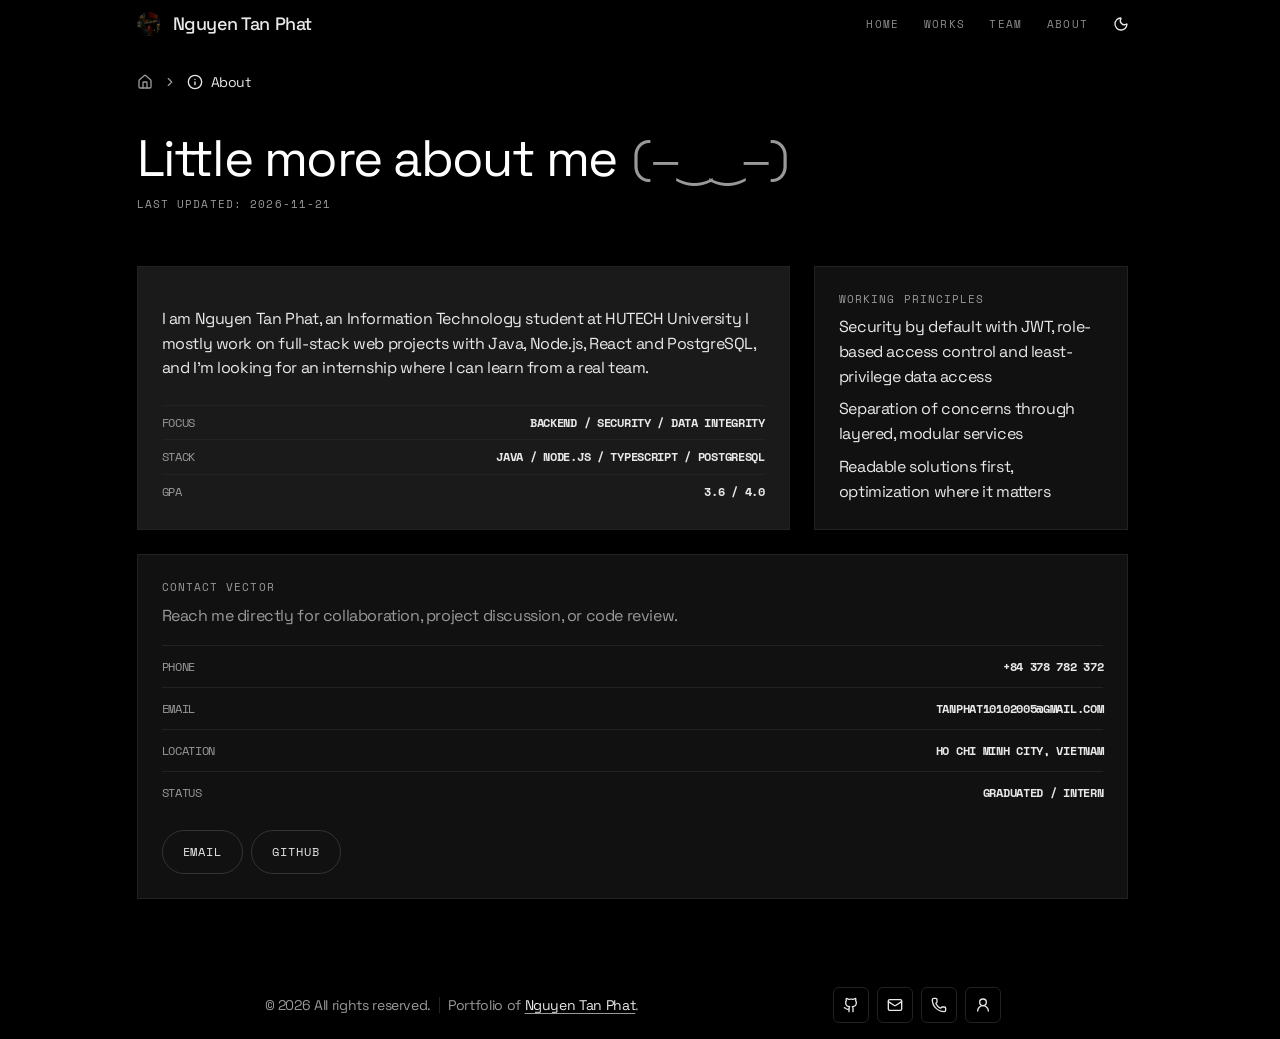
<file: about.html>
<!DOCTYPE html><html class="bg-background text-foreground scheme-light-dark" lang="en-US"> <head><meta charset="utf-8"><meta http-equiv="X-UA-Compatible" content="IE=edge"><meta name="viewport" content="width=device-width, initial-scale=1.0, user-scalable=yes"><meta name="HandheldFriendly" content="True"><meta name="mobile-web-app-capable" content="yes"><meta name="apple-mobile-web-app-capable" content="yes"><meta name="apple-mobile-web-app-status-bar-style" content="default"><meta name="format-detection" content="telephone=no,date=no,address=no,email=no,url=no"><meta name="theme-color" content="#000000" media="(prefers-color-scheme: dark)"><meta name="theme-color" content="#f5f5f5" media="(prefers-color-scheme: light)"><link rel="preconnect" href="https://fonts.googleapis.com"><link rel="preconnect" href="https://fonts.gstatic.com" crossorigin><link rel="stylesheet" href="https://fonts.googleapis.com/css2?family=Space+Grotesk:wght@400;500;700&family=Space+Mono:wght@400;700&family=Doto:wght@500;700&display=swap"><title>About | Nguyen Tan Phat</title> <link rel="icon" type="image/jpeg" href="static/avatar.jpg"> <link rel="apple-touch-icon" href="static/avatar.jpg"><meta name="description" content="Portfolio of Nguyen Tan Phat, focused on full-stack and secure software systems."><link rel="stylesheet" href="assets/layout.css">
<style>.about-shell[data-astro-cid-kh7btl4r]{display:flex;flex-direction:column;gap:var(--space-2xl);padding-top:var(--space-md);padding-bottom:var(--space-3xl)}.about-header[data-astro-cid-kh7btl4r]{display:flex;flex-direction:column;gap:var(--space-xs)}.about-title[data-astro-cid-kh7btl4r]{font-size:clamp(2rem,4.5vw,3.2rem);line-height:1.05;letter-spacing:-.03em;color:var(--text-display)}.about-accent[data-astro-cid-kh7btl4r]{color:var(--text-secondary);font-family:Space Mono,monospace;font-size:.8em;letter-spacing:0}.about-updated[data-astro-cid-kh7btl4r]{color:var(--text-secondary);font-family:Space Mono,monospace;font-size:.7rem;letter-spacing:.1em;text-transform:uppercase}.about-grid[data-astro-cid-kh7btl4r]{display:grid;grid-template-columns:minmax(0,1fr);gap:var(--space-md)}.about-panel[data-astro-cid-kh7btl4r]{border:1px solid var(--border);background:var(--surface);padding:var(--space-md)}.reveal[data-astro-cid-kh7btl4r]{opacity:0;transform:translateY(12px);animation:reveal .42s cubic-bezier(.25,.1,.25,1) forwards;animation-delay:var(--delay, 0ms)}.about-panel-lead[data-astro-cid-kh7btl4r]{background:var(--surface-raised)}.about-label[data-astro-cid-kh7btl4r]{color:var(--text-secondary);font-family:Space Mono,monospace;font-size:.68rem;letter-spacing:.1em;text-transform:uppercase}.about-list[data-astro-cid-kh7btl4r]{margin-top:var(--space-sm);display:flex;flex-direction:column;gap:var(--space-sm);color:var(--text-primary);line-height:1.55}.about-list-compact[data-astro-cid-kh7btl4r]{margin-top:var(--space-md)}.about-stat-grid[data-astro-cid-kh7btl4r]{margin-top:var(--space-lg);display:flex;flex-direction:column;gap:var(--space-sm)}.about-stat-row[data-astro-cid-kh7btl4r]{display:flex;flex-wrap:wrap;justify-content:space-between;gap:var(--space-sm);padding-top:var(--space-sm);border-top:1px solid var(--border);color:var(--text-primary);font-family:Space Mono,monospace;font-size:.72rem;letter-spacing:.08em;text-transform:uppercase}.about-stat-row[data-astro-cid-kh7btl4r] span[data-astro-cid-kh7btl4r]{color:var(--text-secondary)}.about-contact-copy[data-astro-cid-kh7btl4r]{margin-top:var(--space-sm);color:var(--text-secondary);line-height:1.6}.about-contact-grid[data-astro-cid-kh7btl4r]{margin-top:var(--space-md);display:flex;flex-direction:column;gap:0}.about-contact-row[data-astro-cid-kh7btl4r]{display:flex;justify-content:space-between;gap:var(--space-sm);padding:12px 0;border-top:1px solid var(--border);font-family:Space Mono,monospace;font-size:.72rem;letter-spacing:.08em;text-transform:uppercase;color:var(--text-secondary)}.about-contact-row[data-astro-cid-kh7btl4r] strong[data-astro-cid-kh7btl4r]{color:var(--text-primary);text-align:right}.about-contact-status[data-astro-cid-kh7btl4r]{color:var(--success)}.about-contact-links[data-astro-cid-kh7btl4r]{margin-top:var(--space-md);display:flex;flex-wrap:wrap;gap:var(--space-sm)}.contact-pill[data-astro-cid-kh7btl4r]{min-height:44px;display:inline-flex;align-items:center;justify-content:center;border:1px solid var(--border-visible);border-radius:999px;color:var(--text-primary);text-decoration:none;font-family:Space Mono,monospace;font-size:.73rem;letter-spacing:.08em;padding:0 20px;transition:border-color .22s cubic-bezier(.25,.1,.25,1),color .22s cubic-bezier(.25,.1,.25,1)}.contact-pill[data-astro-cid-kh7btl4r]:hover{color:var(--text-display);border-color:var(--text-primary)}@keyframes reveal{to{opacity:1;transform:translateY(0)}}@media(min-width:900px){.about-grid[data-astro-cid-kh7btl4r]{grid-template-columns:repeat(3,minmax(0,1fr));gap:var(--space-lg)}.about-panel[data-astro-cid-kh7btl4r]{padding:var(--space-lg)}.about-panel-lead[data-astro-cid-kh7btl4r]{grid-column:span 2}.about-panel[data-astro-cid-kh7btl4r]:last-child{grid-column:1 / -1}}
</style></head><body class="flex h-fit min-h-screen flex-col gap-y-6 font-sans"> <header class="bg-background/50 sticky top-0 z-50 divide-y backdrop-blur-sm xl:divide-none"> <div> <div class="mx-auto flex max-w-5xl items-center justify-between gap-4 px-4 py-3"> <a href="index.html" target="_self" class="transition-colors duration-300 ease-in-out flex shrink-0 items-center justify-center gap-3">  <img src="static/avatar.jpg" alt="Logo" class="size-5 sm:size-6 rounded-full object-cover"> <span class="hidden h-full text-lg leading-none font-medium min-[400px]:block">Nguyen Tan Phat</span>  </a> <div class="flex items-center gap-4"> <nav class="flex items-center gap-4 sm:gap-6"> <a href="index.html" target="_self" class="inline-block duration-300 ease-in-out text-foreground/60 hover:text-foreground font-mono text-[0.7rem] tracking-[0.12em] uppercase transition-colors"> home </a><a href="works.html" target="_self" class="inline-block duration-300 ease-in-out text-foreground/60 hover:text-foreground font-mono text-[0.7rem] tracking-[0.12em] uppercase transition-colors"> works </a><a href="team.html" target="_self" class="inline-block duration-300 ease-in-out text-foreground/60 hover:text-foreground font-mono text-[0.7rem] tracking-[0.12em] uppercase transition-colors"> team </a><a href="about.html" target="_self" class="inline-block duration-300 ease-in-out text-foreground/60 hover:text-foreground font-mono text-[0.7rem] tracking-[0.12em] uppercase transition-colors"> about </a> </nav> <button data-slot="button" class="inline-flex items-center justify-center gap-2 whitespace-nowrap rounded-md text-sm font-medium transition-all disabled:pointer-events-none disabled:opacity-50 [&amp;_svg]:pointer-events-none [&amp;_svg:not([class*=&#x27;size-&#x27;])]:size-4 shrink-0 [&amp;_svg]:shrink-0 outline-none focus-visible:border-ring focus-visible:ring-ring/50 focus-visible:ring-[3px] aria-invalid:ring-destructive/20 dark:aria-invalid:ring-destructive/40 aria-invalid:border-destructive hover:bg-muted hover:text-foreground dark:hover:bg-muted/50 -my-2 -me-2 size-8" id="theme-toggle" title="Toggle theme"> <svg width="1em" height="1em" viewBox="0 0 24 24" class="size-4 dark:hidden" data-icon="lucide:sun"><g fill="none" stroke="currentColor" stroke-linecap="round" stroke-linejoin="round" stroke-width="2"><circle cx="12" cy="12" r="4"/><path d="M12 2v2m0 16v2M4.93 4.93l1.41 1.41m11.32 11.32l1.41 1.41M2 12h2m16 0h2M6.34 17.66l-1.41 1.41M19.07 4.93l-1.41 1.41"/></g></svg> <svg width="1em" height="1em" viewBox="0 0 24 24" class="absolute hidden size-4 dark:block" data-icon="lucide:moon"><path fill="none" stroke="currentColor" stroke-linecap="round" stroke-linejoin="round" stroke-width="2" d="M20.985 12.486a9 9 0 1 1-9.473-9.472c.405-.022.617.46.402.803a6 6 0 0 0 8.268 8.268c.344-.215.825-.004.803.401"/></svg> <span class="sr-only">Toggle theme</span> </button> <script data-astro-rerun>
  ;(() => {
    const theme = (() => {
      const stored = localStorage?.getItem('theme') ?? ''
      if (['dark', 'light'].includes(stored)) return stored
      return 'dark'
    })()

    document.documentElement.setAttribute('data-theme', theme)
    window.localStorage.setItem('theme', theme)
  })()
</script> <script type="module">function a(){const e=document.documentElement,n=e.getAttribute("data-theme")==="dark"?"light":"dark";e.classList.add("[&_*]:transition-none"),e.setAttribute("data-theme",n),window.getComputedStyle(e).getPropertyValue("opacity"),requestAnimationFrame(()=>{e.classList.remove("[&_*]:transition-none")}),localStorage.setItem("theme",n)}function o(){document.getElementById("theme-toggle")?.addEventListener("click",a)}o();document.addEventListener("astro:after-swap",()=>{const e=localStorage.getItem("theme")||"dark",t=document.documentElement;t.classList.add("[&_*]:transition-none"),window.getComputedStyle(t).getPropertyValue("opacity"),t.setAttribute("data-theme",e),requestAnimationFrame(()=>{t.classList.remove("[&_*]:transition-none")}),o()});</script> </div> </div> </div>   </header> <main class="w-full mx-auto flex grow flex-col gap-y-6 px-4 overflow-x-clip [&#38;>*]:min-w-0 max-w-5xl"> <nav aria-label="breadcrumb" data-slot="breadcrumb"> <ol data-slot="breadcrumb-list" class="text-muted-foreground m-0 flex list-none flex-wrap items-center gap-1.5 p-0 text-sm break-words sm:gap-2.5"> <li data-slot="breadcrumb-item" class="inline-flex items-center gap-1.5"> <a data-slot="breadcrumb-link" class="hover:text-foreground transition-colors" href="index.html"> <svg width="1em" height="1em" viewBox="0 0 24 24" class="size-4 shrink-0" data-icon="lucide:home"><g fill="none" stroke="currentColor" stroke-linecap="round" stroke-linejoin="round" stroke-width="2"><path d="M15 21v-8a1 1 0 0 0-1-1h-4a1 1 0 0 0-1 1v8"/><path d="M3 10a2 2 0 0 1 .709-1.528l7-6a2 2 0 0 1 2.582 0l7 6A2 2 0 0 1 21 10v9a2 2 0 0 1-2 2H5a2 2 0 0 1-2-2z"/></g></svg> </a> </li>  <li data-slot="breadcrumb-separator" role="presentation" aria-hidden="true" class="[&amp;&gt;svg]:size-3.5"><svg xmlns="http://www.w3.org/2000/svg" width="24" height="24" viewBox="0 0 24 24" fill="none" stroke="currentColor" stroke-width="2" stroke-linecap="round" stroke-linejoin="round" class="lucide lucide-chevron-right"><path d="m9 18 6-6-6-6"></path></svg></li> <li data-slot="breadcrumb-item" class="inline-flex items-center gap-1.5"><span data-slot="breadcrumb-page" role="link" aria-disabled="true" aria-current="page" class="text-foreground font-normal"> <span class="flex items-center gap-x-2"> <svg width="1em" height="1em" viewBox="0 0 24 24" class="size-4 shrink-0" data-icon="lucide:info"><g fill="none" stroke="currentColor" stroke-linecap="round" stroke-linejoin="round" stroke-width="2"><circle cx="12" cy="12" r="10"/><path d="M12 16v-4m0-4h.01"/></g></svg> <span>About</span> </span> </span></li> </ol> </nav>  <article class="about-shell" data-astro-cid-kh7btl4r> <header class="about-header prose not-prose" data-astro-cid-kh7btl4r> <h1 class="about-title" data-astro-cid-kh7btl4r>Little more about me <span class="about-accent" data-astro-cid-kh7btl4r>(─‿‿─)</span></h1> <p class="about-updated" data-astro-cid-kh7btl4r>Last updated: 2026-11-21</p> </header> <section class="about-grid" aria-label="About details" data-astro-cid-kh7btl4r> <article class="about-panel about-panel-lead reveal" style="--delay: 80ms;" data-astro-cid-kh7btl4r> <ul class="about-list about-list-compact" data-astro-cid-kh7btl4r> <li data-astro-cid-kh7btl4r>I am Nguyen Tan Phat, an Information Technology student at HUTECH University I mostly work on full-stack web projects with Java, Node.js, React and PostgreSQL, and I’m looking for an internship where I can learn from a real team.</li> </ul> <div class="about-stat-grid" data-astro-cid-kh7btl4r> <div class="about-stat-row" data-astro-cid-kh7btl4r> <span data-astro-cid-kh7btl4r>FOCUS</span> <strong data-astro-cid-kh7btl4r>BACKEND / SECURITY / DATA INTEGRITY</strong> </div> <div class="about-stat-row" data-astro-cid-kh7btl4r> <span data-astro-cid-kh7btl4r>STACK</span> <strong data-astro-cid-kh7btl4r>JAVA / NODE.JS / TYPESCRIPT / POSTGRESQL</strong> </div> <div class="about-stat-row" data-astro-cid-kh7btl4r> <span data-astro-cid-kh7btl4r>GPA</span> <strong data-astro-cid-kh7btl4r>3.6 / 4.0</strong> </div>  </div> </article> <article class="about-panel reveal" style="--delay: 160ms;" data-astro-cid-kh7btl4r> <p class="about-label" data-astro-cid-kh7btl4r>WORKING PRINCIPLES</p> <ul class="about-list" data-astro-cid-kh7btl4r> <li data-astro-cid-kh7btl4r>Security by default with JWT, role-based access control and least-privilege data access</li><li data-astro-cid-kh7btl4r>Separation of concerns through layered, modular services</li><li data-astro-cid-kh7btl4r>Readable solutions first, optimization where it matters</li> </ul> </article> <article class="about-panel reveal" style="--delay: 240ms;" data-astro-cid-kh7btl4r> <p class="about-label" data-astro-cid-kh7btl4r>CONTACT VECTOR</p> <p class="about-contact-copy" data-astro-cid-kh7btl4r>
Reach me directly for collaboration, project discussion, or code review.
</p> <div class="about-contact-grid" data-astro-cid-kh7btl4r> <div class="about-contact-row" data-astro-cid-kh7btl4r> <span data-astro-cid-kh7btl4r>PHONE</span> <strong data-astro-cid-kh7btl4r>+84 378 782 372</strong> </div> <div class="about-contact-row" data-astro-cid-kh7btl4r> <span data-astro-cid-kh7btl4r>EMAIL</span> <strong data-astro-cid-kh7btl4r>TANPHAT10102005@GMAIL.COM</strong> </div> <div class="about-contact-row" data-astro-cid-kh7btl4r> <span data-astro-cid-kh7btl4r>LOCATION</span> <strong data-astro-cid-kh7btl4r>HO CHI MINH CITY, VIETNAM</strong> </div> <div class="about-contact-row" data-astro-cid-kh7btl4r> <span data-astro-cid-kh7btl4r>STATUS</span> <strong class="about-contact-status" data-astro-cid-kh7btl4r>GRADUATED / INTERN</strong> </div> </div> <div class="about-contact-links" data-astro-cid-kh7btl4r> <a href="mailto:tanphat10102005@gmail.com" target="_self" class="inline-block transition-colors duration-300 ease-in-out contact-pill" data-astro-cid-kh7btl4r="true"> EMAIL </a> <a href="https://github.com/Tanphat25022005" target="_blank" class="inline-block transition-colors duration-300 ease-in-out contact-pill" data-astro-cid-kh7btl4r="true"> GITHUB </a> </div> </article> </section> </article> </main> <footer class="mx-auto mb-8 flex w-full max-w-3xl flex-col items-center justify-center gap-y-2 px-4 sm:mb-4 sm:flex-row sm:justify-between"> <div class="flex flex-wrap items-center justify-center gap-x-2 text-center"> <span class="text-muted-foreground text-sm">
&copy; 2026 All rights reserved.
</span> <div data-orientation="vertical" role="none" data-slot="separator-root" class="bg-border shrink-0 data-[orientation=horizontal]:h-px data-[orientation=horizontal]:w-full data-[orientation=vertical]:h-full data-[orientation=vertical]:w-px hidden h-4! sm:block"></div> <p class="text-muted-foreground text-sm">
Portfolio of <a href="https://github.com/Tanphat25022005" target="_blank" class="inline-block transition-colors duration-300 ease-in-out underline decoration-muted-foreground underline-offset-[3px] hover:decoration-foreground text-foreground"> Nguyen Tan Phat </a>.
</p> </div> <ul class="m-0 flex list-none flex-wrap gap-2 p-0" role="list"> <li> <a href="https://github.com/Tanphat25022005" target="_blank" class="duration-300 ease-in-out inline-flex items-center justify-center gap-2 whitespace-nowrap rounded-md text-sm font-medium transition-all disabled:pointer-events-none disabled:opacity-50 [&#38;_svg]:pointer-events-none [&#38;_svg:not([class*='size-'])]:size-4 shrink-0 [&#38;_svg]:shrink-0 outline-none focus-visible:border-ring focus-visible:ring-ring/50 focus-visible:ring-[3px] aria-invalid:ring-destructive/20 dark:aria-invalid:ring-destructive/40 aria-invalid:border-destructive border bg-background hover:bg-muted hover:text-foreground dark:bg-input/30 dark:border-input dark:hover:bg-input/50 size-9" aria-label="GitHub" title="GitHub">  <svg width="1em" height="1em" viewBox="0 0 24 24" class="size-4" data-icon="lucide:github"><g fill="none" stroke="currentColor" stroke-linecap="round" stroke-linejoin="round" stroke-width="2"><path d="M15 22v-4a4.8 4.8 0 0 0-1-3.5c3 0 6-2 6-5.5c.08-1.25-.27-2.48-1-3.5c.28-1.15.28-2.35 0-3.5c0 0-1 0-3 1.5c-2.64-.5-5.36-.5-8 0C6 2 5 2 5 2c-.3 1.15-.3 2.35 0 3.5A5.4 5.4 0 0 0 4 9c0 3.5 3 5.5 6 5.5c-.39.49-.68 1.05-.85 1.65S8.93 17.38 9 18v4"/><path d="M9 18c-4.51 2-5-2-7-2"/></g></svg>  </a> </li><li> <a href="mailto:tanphat10102005@gmail.com" target="_blank" class="duration-300 ease-in-out inline-flex items-center justify-center gap-2 whitespace-nowrap rounded-md text-sm font-medium transition-all disabled:pointer-events-none disabled:opacity-50 [&#38;_svg]:pointer-events-none [&#38;_svg:not([class*='size-'])]:size-4 shrink-0 [&#38;_svg]:shrink-0 outline-none focus-visible:border-ring focus-visible:ring-ring/50 focus-visible:ring-[3px] aria-invalid:ring-destructive/20 dark:aria-invalid:ring-destructive/40 aria-invalid:border-destructive border bg-background hover:bg-muted hover:text-foreground dark:bg-input/30 dark:border-input dark:hover:bg-input/50 size-9" aria-label="Email" title="Email">  <svg width="1em" height="1em" viewBox="0 0 24 24" class="size-4" data-icon="lucide:mail"><g fill="none" stroke="currentColor" stroke-linecap="round" stroke-linejoin="round" stroke-width="2"><path d="m22 7l-8.991 5.727a2 2 0 0 1-2.009 0L2 7"/><rect width="20" height="16" x="2" y="4" rx="2"/></g></svg>  </a> </li><li> <a href="tel:+84378782372" target="_blank" class="duration-300 ease-in-out inline-flex items-center justify-center gap-2 whitespace-nowrap rounded-md text-sm font-medium transition-all disabled:pointer-events-none disabled:opacity-50 [&#38;_svg]:pointer-events-none [&#38;_svg:not([class*='size-'])]:size-4 shrink-0 [&#38;_svg]:shrink-0 outline-none focus-visible:border-ring focus-visible:ring-ring/50 focus-visible:ring-[3px] aria-invalid:ring-destructive/20 dark:aria-invalid:ring-destructive/40 aria-invalid:border-destructive border bg-background hover:bg-muted hover:text-foreground dark:bg-input/30 dark:border-input dark:hover:bg-input/50 size-9" aria-label="Phone" title="Phone">  <svg width="1em" height="1em" viewBox="0 0 24 24" class="size-4" data-icon="lucide:phone"><path fill="none" stroke="currentColor" stroke-linecap="round" stroke-linejoin="round" stroke-width="2" d="M13.832 16.568a1 1 0 0 0 1.213-.303l.355-.465A2 2 0 0 1 17 15h3a2 2 0 0 1 2 2v3a2 2 0 0 1-2 2A18 18 0 0 1 2 4a2 2 0 0 1 2-2h3a2 2 0 0 1 2 2v3a2 2 0 0 1-.8 1.6l-.468.351a1 1 0 0 0-.292 1.233a14 14 0 0 0 6.392 6.384"/></svg>  </a> </li><li> <a href="about.html" target="_self" class="duration-300 ease-in-out inline-flex items-center justify-center gap-2 whitespace-nowrap rounded-md text-sm font-medium transition-all disabled:pointer-events-none disabled:opacity-50 [&#38;_svg]:pointer-events-none [&#38;_svg:not([class*='size-'])]:size-4 shrink-0 [&#38;_svg]:shrink-0 outline-none focus-visible:border-ring focus-visible:ring-ring/50 focus-visible:ring-[3px] aria-invalid:ring-destructive/20 dark:aria-invalid:ring-destructive/40 aria-invalid:border-destructive border bg-background hover:bg-muted hover:text-foreground dark:bg-input/30 dark:border-input dark:hover:bg-input/50 size-9" aria-label="About" title="About">  <svg width="1em" height="1em" viewBox="0 0 24 24" class="size-4" data-icon="lucide:user-round"><g fill="none" stroke="currentColor" stroke-linecap="round" stroke-linejoin="round" stroke-width="2"><circle cx="12" cy="8" r="5"/><path d="M20 21a8 8 0 0 0-16 0"/></g></svg>  </a> </li> </ul> </footer> </body></html>
</file>
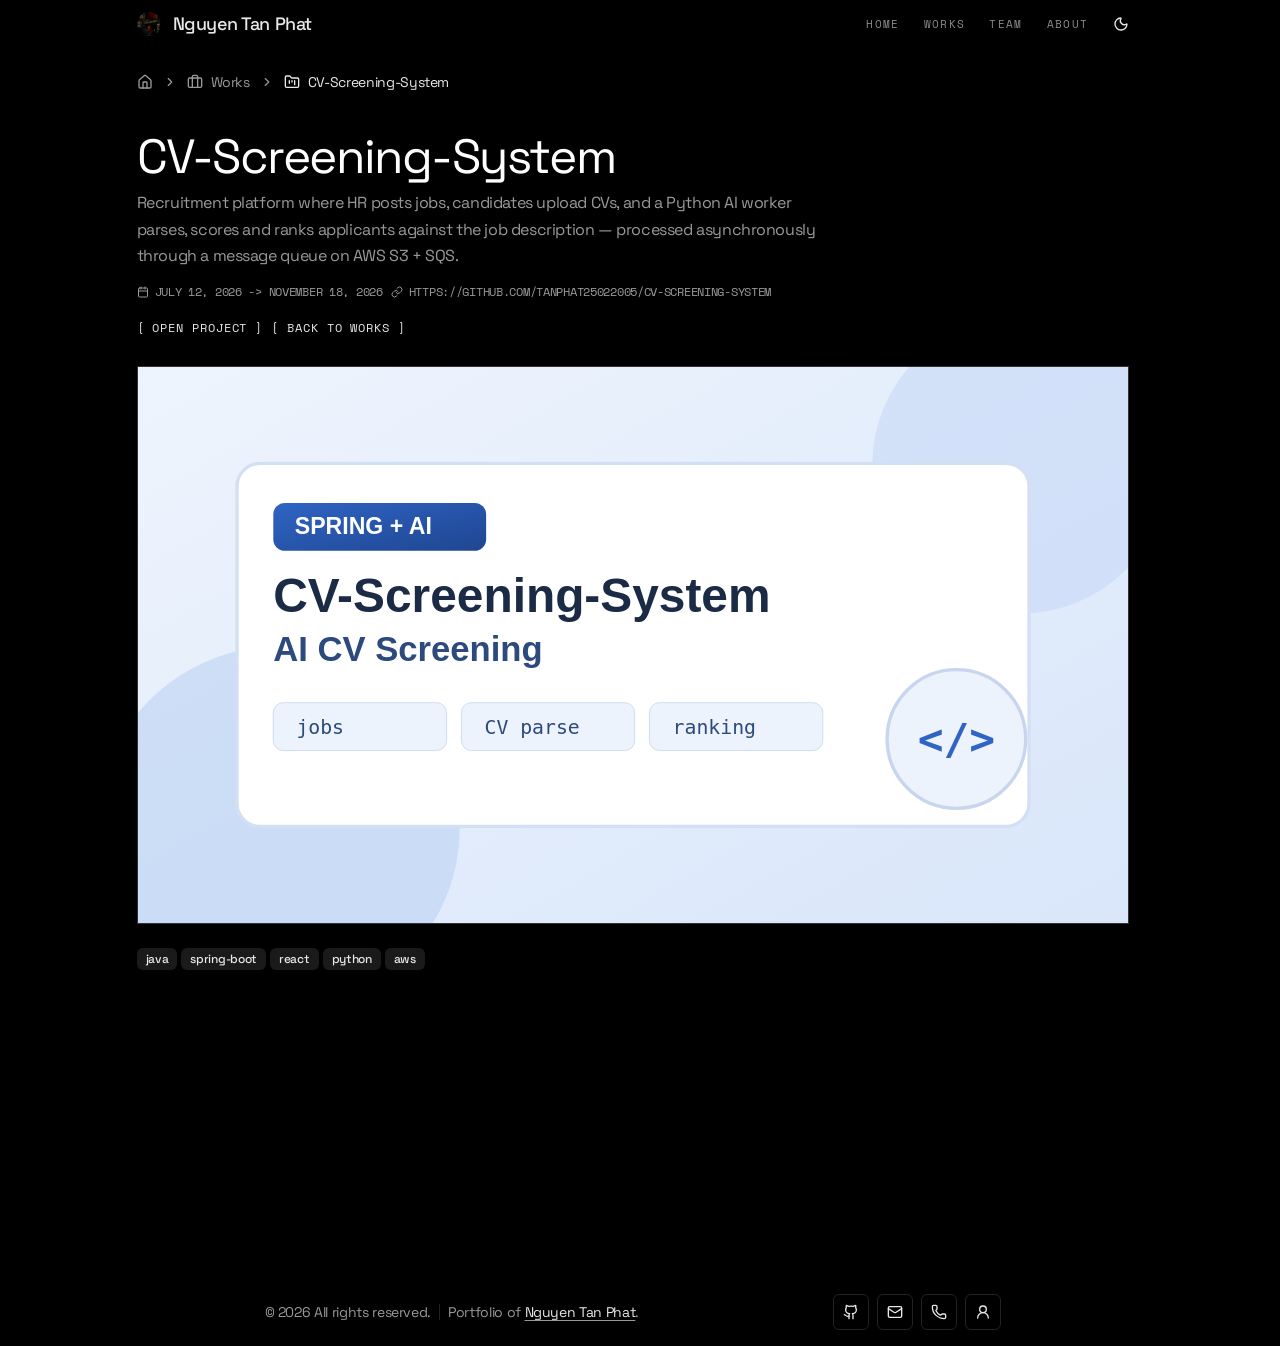
<file: project-cv-screening-system.html>
<!DOCTYPE html><html class="bg-background text-foreground scheme-light-dark" lang="en-US"> <head><meta charset="utf-8"><meta http-equiv="X-UA-Compatible" content="IE=edge"><meta name="viewport" content="width=device-width, initial-scale=1.0, user-scalable=yes"><meta name="HandheldFriendly" content="True"><meta name="mobile-web-app-capable" content="yes"><meta name="apple-mobile-web-app-capable" content="yes"><meta name="apple-mobile-web-app-status-bar-style" content="default"><meta name="format-detection" content="telephone=no,date=no,address=no,email=no,url=no"><meta name="theme-color" content="#000000" media="(prefers-color-scheme: dark)"><meta name="theme-color" content="#f5f5f5" media="(prefers-color-scheme: light)"><link rel="preconnect" href="https://fonts.googleapis.com"><link rel="preconnect" href="https://fonts.gstatic.com" crossorigin><link rel="stylesheet" href="https://fonts.googleapis.com/css2?family=Space+Grotesk:wght@400;500;700&family=Space+Mono:wght@400;700&family=Doto:wght@500;700&display=swap"><title>CV-Screening-System | Nguyen Tan Phat</title> <link rel="icon" type="image/jpeg" href="static/avatar.jpg"> <link rel="apple-touch-icon" href="static/avatar.jpg"><meta name="description" content="Portfolio of Nguyen Tan Phat, focused on full-stack and secure software systems."><meta name="robots" content="noindex, nofollow"><link rel="stylesheet" href="assets/layout.css">
<style>.project-shell[data-astro-cid-dkb4xc2l]{display:flex;flex-direction:column;gap:var(--space-lg);padding-top:var(--space-md);padding-bottom:var(--space-3xl)}.project-header[data-astro-cid-dkb4xc2l]{display:flex;flex-direction:column;gap:var(--space-sm)}.project-title[data-astro-cid-dkb4xc2l]{font-size:clamp(2rem,4.5vw,3rem);line-height:1.05;letter-spacing:-.03em;color:var(--text-display)}.project-summary[data-astro-cid-dkb4xc2l]{max-width:70ch;color:var(--text-secondary);line-height:1.65}.project-meta[data-astro-cid-dkb4xc2l]{display:flex;flex-wrap:wrap;align-items:center;gap:var(--space-sm);color:var(--text-secondary);font-family:Space Mono,monospace;font-size:.72rem;letter-spacing:.08em;text-transform:uppercase}.project-meta-item[data-astro-cid-dkb4xc2l]{display:inline-flex;align-items:center;gap:6px}.project-actions[data-astro-cid-dkb4xc2l]{display:flex;flex-wrap:wrap;gap:var(--space-sm)}.project-action-link[data-astro-cid-dkb4xc2l]{font-family:Space Mono,monospace;font-size:.72rem;letter-spacing:.08em;text-decoration:none}.project-image[data-astro-cid-dkb4xc2l]{width:100%;border:1px solid var(--border-visible);background:var(--surface-raised);aspect-ratio:16 / 9;object-fit:cover}.project-tags[data-astro-cid-dkb4xc2l]{display:flex;flex-wrap:wrap;gap:var(--space-xs)}.project-body[data-astro-cid-dkb4xc2l]{max-width:none;margin-top:var(--space-xs)}.project-empty[data-astro-cid-dkb4xc2l]{color:var(--text-secondary);font-family:Space Mono,monospace;letter-spacing:.08em}.reveal[data-astro-cid-dkb4xc2l]{opacity:0;transform:translateY(12px);animation:reveal .42s cubic-bezier(.25,.1,.25,1) forwards;animation-delay:var(--delay, 0ms)}@keyframes reveal{to{opacity:1;transform:translateY(0)}}
</style></head><body class="flex h-fit min-h-screen flex-col gap-y-6 font-sans"> <header class="bg-background/50 sticky top-0 z-50 divide-y backdrop-blur-sm xl:divide-none"> <div> <div class="mx-auto flex max-w-5xl items-center justify-between gap-4 px-4 py-3"> <a href="index.html" target="_self" class="transition-colors duration-300 ease-in-out flex shrink-0 items-center justify-center gap-3">  <img src="static/avatar.jpg" alt="Logo" class="size-5 sm:size-6 rounded-full object-cover"> <span class="hidden h-full text-lg leading-none font-medium min-[400px]:block">Nguyen Tan Phat</span>  </a> <div class="flex items-center gap-4"> <nav class="flex items-center gap-4 sm:gap-6"> <a href="index.html" target="_self" class="inline-block duration-300 ease-in-out text-foreground/60 hover:text-foreground font-mono text-[0.7rem] tracking-[0.12em] uppercase transition-colors"> home </a><a href="works.html" target="_self" class="inline-block duration-300 ease-in-out text-foreground/60 hover:text-foreground font-mono text-[0.7rem] tracking-[0.12em] uppercase transition-colors"> works </a><a href="team.html" target="_self" class="inline-block duration-300 ease-in-out text-foreground/60 hover:text-foreground font-mono text-[0.7rem] tracking-[0.12em] uppercase transition-colors"> team </a><a href="about.html" target="_self" class="inline-block duration-300 ease-in-out text-foreground/60 hover:text-foreground font-mono text-[0.7rem] tracking-[0.12em] uppercase transition-colors"> about </a> </nav> <button data-slot="button" class="inline-flex items-center justify-center gap-2 whitespace-nowrap rounded-md text-sm font-medium transition-all disabled:pointer-events-none disabled:opacity-50 [&amp;_svg]:pointer-events-none [&amp;_svg:not([class*=&#x27;size-&#x27;])]:size-4 shrink-0 [&amp;_svg]:shrink-0 outline-none focus-visible:border-ring focus-visible:ring-ring/50 focus-visible:ring-[3px] aria-invalid:ring-destructive/20 dark:aria-invalid:ring-destructive/40 aria-invalid:border-destructive hover:bg-muted hover:text-foreground dark:hover:bg-muted/50 -my-2 -me-2 size-8" id="theme-toggle" title="Toggle theme"> <svg width="1em" height="1em" viewBox="0 0 24 24" class="size-4 dark:hidden" data-icon="lucide:sun"><g fill="none" stroke="currentColor" stroke-linecap="round" stroke-linejoin="round" stroke-width="2"><circle cx="12" cy="12" r="4"/><path d="M12 2v2m0 16v2M4.93 4.93l1.41 1.41m11.32 11.32l1.41 1.41M2 12h2m16 0h2M6.34 17.66l-1.41 1.41M19.07 4.93l-1.41 1.41"/></g></svg> <svg width="1em" height="1em" viewBox="0 0 24 24" class="absolute hidden size-4 dark:block" data-icon="lucide:moon"><path fill="none" stroke="currentColor" stroke-linecap="round" stroke-linejoin="round" stroke-width="2" d="M20.985 12.486a9 9 0 1 1-9.473-9.472c.405-.022.617.46.402.803a6 6 0 0 0 8.268 8.268c.344-.215.825-.004.803.401"/></svg> <span class="sr-only">Toggle theme</span> </button> <script data-astro-rerun>
  ;(() => {
    const theme = (() => {
      const stored = localStorage?.getItem('theme') ?? ''
      if (['dark', 'light'].includes(stored)) return stored
      return 'dark'
    })()

    document.documentElement.setAttribute('data-theme', theme)
    window.localStorage.setItem('theme', theme)
  })()
</script> <script type="module">function a(){const e=document.documentElement,n=e.getAttribute("data-theme")==="dark"?"light":"dark";e.classList.add("[&_*]:transition-none"),e.setAttribute("data-theme",n),window.getComputedStyle(e).getPropertyValue("opacity"),requestAnimationFrame(()=>{e.classList.remove("[&_*]:transition-none")}),localStorage.setItem("theme",n)}function o(){document.getElementById("theme-toggle")?.addEventListener("click",a)}o();document.addEventListener("astro:after-swap",()=>{const e=localStorage.getItem("theme")||"dark",t=document.documentElement;t.classList.add("[&_*]:transition-none"),window.getComputedStyle(t).getPropertyValue("opacity"),t.setAttribute("data-theme",e),requestAnimationFrame(()=>{t.classList.remove("[&_*]:transition-none")}),o()});</script> </div> </div> </div>   </header> <main class="w-full mx-auto flex grow flex-col gap-y-6 px-4 overflow-x-clip [&#38;>*]:min-w-0 max-w-5xl"> <nav aria-label="breadcrumb" data-slot="breadcrumb"> <ol data-slot="breadcrumb-list" class="text-muted-foreground m-0 flex list-none flex-wrap items-center gap-1.5 p-0 text-sm break-words sm:gap-2.5"> <li data-slot="breadcrumb-item" class="inline-flex items-center gap-1.5"> <a data-slot="breadcrumb-link" class="hover:text-foreground transition-colors" href="index.html"> <svg width="1em" height="1em" viewBox="0 0 24 24" class="size-4 shrink-0" data-icon="lucide:home"><g fill="none" stroke="currentColor" stroke-linecap="round" stroke-linejoin="round" stroke-width="2"><path d="M15 21v-8a1 1 0 0 0-1-1h-4a1 1 0 0 0-1 1v8"/><path d="M3 10a2 2 0 0 1 .709-1.528l7-6a2 2 0 0 1 2.582 0l7 6A2 2 0 0 1 21 10v9a2 2 0 0 1-2 2H5a2 2 0 0 1-2-2z"/></g></svg> </a> </li>  <li data-slot="breadcrumb-separator" role="presentation" aria-hidden="true" class="[&amp;&gt;svg]:size-3.5"><svg xmlns="http://www.w3.org/2000/svg" width="24" height="24" viewBox="0 0 24 24" fill="none" stroke="currentColor" stroke-width="2" stroke-linecap="round" stroke-linejoin="round" class="lucide lucide-chevron-right"><path d="m9 18 6-6-6-6"></path></svg></li> <li data-slot="breadcrumb-item" class="inline-flex items-center gap-1.5"><a data-slot="breadcrumb-link" class="hover:text-foreground transition-colors" href="works.html"> <span class="flex items-center gap-x-2"> <svg width="1em" height="1em" viewBox="0 0 24 24" class="size-4 shrink-0" data-icon="lucide:briefcase"><g fill="none" stroke="currentColor" stroke-linecap="round" stroke-linejoin="round" stroke-width="2"><path d="M16 20V4a2 2 0 0 0-2-2h-4a2 2 0 0 0-2 2v16"/><rect width="20" height="14" x="2" y="6" rx="2"/></g></svg> <span>Works</span> </span> </a></li>  <li data-slot="breadcrumb-separator" role="presentation" aria-hidden="true" class="[&amp;&gt;svg]:size-3.5"><svg xmlns="http://www.w3.org/2000/svg" width="24" height="24" viewBox="0 0 24 24" fill="none" stroke="currentColor" stroke-width="2" stroke-linecap="round" stroke-linejoin="round" class="lucide lucide-chevron-right"><path d="m9 18 6-6-6-6"></path></svg></li> <li data-slot="breadcrumb-item" class="inline-flex items-center gap-1.5"><span data-slot="breadcrumb-page" role="link" aria-disabled="true" aria-current="page" class="text-foreground font-normal"> <span class="flex items-center gap-x-2"> <svg width="1em" height="1em" viewBox="0 0 24 24" class="size-4 shrink-0" data-icon="lucide:folder-kanban"><path fill="none" stroke="currentColor" stroke-linecap="round" stroke-linejoin="round" stroke-width="2" d="M4 20h16a2 2 0 0 0 2-2V8a2 2 0 0 0-2-2h-7.93a2 2 0 0 1-1.66-.9l-.82-1.2A2 2 0 0 0 7.93 3H4a2 2 0 0 0-2 2v13c0 1.1.9 2 2 2m4-10v4m4-4v2m4-2v6"/></svg> <span>CV-Screening-System</span> </span> </span></li> </ol> </nav>  <article class="project-shell" data-astro-cid-dkb4xc2l> <header class="project-header prose not-prose" data-astro-cid-dkb4xc2l> <h1 class="project-title" data-astro-cid-dkb4xc2l>CV-Screening-System</h1> <p class="project-summary" data-astro-cid-dkb4xc2l>Recruitment platform where HR posts jobs, candidates upload CVs, and a Python AI worker parses, scores and ranks applicants against the job description — processed asynchronously through a message queue on AWS S3 + SQS.</p> <div class="project-meta" data-astro-cid-dkb4xc2l> <span class="project-meta-item" data-astro-cid-dkb4xc2l> <svg width="1em" height="1em" viewBox="0 0 24 24" class="size-3" data-icon="lucide:calendar"><g fill="none" stroke="currentColor" stroke-linecap="round" stroke-linejoin="round" stroke-width="2"><path d="M8 2v4m8-4v4"/><rect width="18" height="18" x="3" y="4" rx="2"/><path d="M3 10h18"/></g></svg> July 12, 2026  -&gt; November 18, 2026 </span> <span class="project-meta-item" data-astro-cid-dkb4xc2l> <svg width="1em" height="1em" viewBox="0 0 24 24" class="size-3" data-icon="lucide:link"><g fill="none" stroke="currentColor" stroke-linecap="round" stroke-linejoin="round" stroke-width="2"><path d="M10 13a5 5 0 0 0 7.54.54l3-3a5 5 0 0 0-7.07-7.07l-1.72 1.71"/><path d="M14 11a5 5 0 0 0-7.54-.54l-3 3a5 5 0 0 0 7.07 7.07l1.71-1.71"/></g></svg> https://github.com/Tanphat25022005/CV-Screening-System </span> </div> <div class="project-actions" data-astro-cid-dkb4xc2l> <a href="https://github.com/Tanphat25022005/CV-Screening-System" target="_blank" class="inline-block transition-colors duration-300 ease-in-out project-action-link" data-astro-cid-dkb4xc2l="true"> [ OPEN PROJECT ] </a> <a href="works.html" target="_self" class="inline-block transition-colors duration-300 ease-in-out project-action-link" data-astro-cid-dkb4xc2l="true"> [ BACK TO WORKS ] </a> </div> </header> <img src="static/projects/cv-screening-system.svg" alt="CV-Screening-System" class="project-image reveal" style="--delay: 120ms;" data-astro-cid-dkb4xc2l> <section class="project-tags reveal" style="--delay: 180ms;" aria-label="Project tags" data-astro-cid-dkb4xc2l> <span data-slot="badge" class="inline-flex items-center justify-center rounded-md border px-2 py-0.5 text-xs font-medium w-fit whitespace-nowrap shrink-0 [&amp;&gt;svg]:size-3 gap-1 [&amp;&gt;svg]:pointer-events-none focus-visible:border-ring focus-visible:ring-ring/50 focus-visible:ring-[3px] aria-invalid:ring-destructive/20 dark:aria-invalid:ring-destructive/40 aria-invalid:border-destructive transition-[color,box-shadow] overflow-hidden border-transparent bg-muted text-foreground [a&amp;]:hover:bg-muted/90" data-astro-cid-dkb4xc2l="true">java</span><span data-slot="badge" class="inline-flex items-center justify-center rounded-md border px-2 py-0.5 text-xs font-medium w-fit whitespace-nowrap shrink-0 [&amp;&gt;svg]:size-3 gap-1 [&amp;&gt;svg]:pointer-events-none focus-visible:border-ring focus-visible:ring-ring/50 focus-visible:ring-[3px] aria-invalid:ring-destructive/20 dark:aria-invalid:ring-destructive/40 aria-invalid:border-destructive transition-[color,box-shadow] overflow-hidden border-transparent bg-muted text-foreground [a&amp;]:hover:bg-muted/90" data-astro-cid-dkb4xc2l="true">spring-boot</span><span data-slot="badge" class="inline-flex items-center justify-center rounded-md border px-2 py-0.5 text-xs font-medium w-fit whitespace-nowrap shrink-0 [&amp;&gt;svg]:size-3 gap-1 [&amp;&gt;svg]:pointer-events-none focus-visible:border-ring focus-visible:ring-ring/50 focus-visible:ring-[3px] aria-invalid:ring-destructive/20 dark:aria-invalid:ring-destructive/40 aria-invalid:border-destructive transition-[color,box-shadow] overflow-hidden border-transparent bg-muted text-foreground [a&amp;]:hover:bg-muted/90" data-astro-cid-dkb4xc2l="true">react</span><span data-slot="badge" class="inline-flex items-center justify-center rounded-md border px-2 py-0.5 text-xs font-medium w-fit whitespace-nowrap shrink-0 [&amp;&gt;svg]:size-3 gap-1 [&amp;&gt;svg]:pointer-events-none focus-visible:border-ring focus-visible:ring-ring/50 focus-visible:ring-[3px] aria-invalid:ring-destructive/20 dark:aria-invalid:ring-destructive/40 aria-invalid:border-destructive transition-[color,box-shadow] overflow-hidden border-transparent bg-muted text-foreground [a&amp;]:hover:bg-muted/90" data-astro-cid-dkb4xc2l="true">python</span><span data-slot="badge" class="inline-flex items-center justify-center rounded-md border px-2 py-0.5 text-xs font-medium w-fit whitespace-nowrap shrink-0 [&amp;&gt;svg]:size-3 gap-1 [&amp;&gt;svg]:pointer-events-none focus-visible:border-ring focus-visible:ring-ring/50 focus-visible:ring-[3px] aria-invalid:ring-destructive/20 dark:aria-invalid:ring-destructive/40 aria-invalid:border-destructive transition-[color,box-shadow] overflow-hidden border-transparent bg-muted text-foreground [a&amp;]:hover:bg-muted/90" data-astro-cid-dkb4xc2l="true">aws</span> </section> <div class="prose project-body reveal" style="--delay: 240ms;" data-astro-cid-dkb4xc2l> <h2>Key features</h2> <ul><li>React + TypeScript frontend, Spring Boot 3 backend secured with JWT and documented with OpenAPI</li><li>Python AI worker parses PDF/DOCX CVs and scores candidates against each job description</li><li>Asynchronous pipeline on AWS S3 + SQS (MinIO + ElasticMQ locally), PostgreSQL 16</li><li>Docker Compose for local infrastructure, GitHub Actions for CI</li></ul> </div> </article> </main> <footer class="mx-auto mb-8 flex w-full max-w-3xl flex-col items-center justify-center gap-y-2 px-4 sm:mb-4 sm:flex-row sm:justify-between"> <div class="flex flex-wrap items-center justify-center gap-x-2 text-center"> <span class="text-muted-foreground text-sm">
&copy; 2026 All rights reserved.
</span> <div data-orientation="vertical" role="none" data-slot="separator-root" class="bg-border shrink-0 data-[orientation=horizontal]:h-px data-[orientation=horizontal]:w-full data-[orientation=vertical]:h-full data-[orientation=vertical]:w-px hidden h-4! sm:block"></div> <p class="text-muted-foreground text-sm">
Portfolio of <a href="https://github.com/Tanphat25022005" target="_blank" class="inline-block transition-colors duration-300 ease-in-out underline decoration-muted-foreground underline-offset-[3px] hover:decoration-foreground text-foreground"> Nguyen Tan Phat </a>.
</p> </div> <ul class="m-0 flex list-none flex-wrap gap-2 p-0" role="list"> <li> <a href="https://github.com/Tanphat25022005" target="_blank" class="duration-300 ease-in-out inline-flex items-center justify-center gap-2 whitespace-nowrap rounded-md text-sm font-medium transition-all disabled:pointer-events-none disabled:opacity-50 [&#38;_svg]:pointer-events-none [&#38;_svg:not([class*='size-'])]:size-4 shrink-0 [&#38;_svg]:shrink-0 outline-none focus-visible:border-ring focus-visible:ring-ring/50 focus-visible:ring-[3px] aria-invalid:ring-destructive/20 dark:aria-invalid:ring-destructive/40 aria-invalid:border-destructive border bg-background hover:bg-muted hover:text-foreground dark:bg-input/30 dark:border-input dark:hover:bg-input/50 size-9" aria-label="GitHub" title="GitHub">  <svg width="1em" height="1em" viewBox="0 0 24 24" class="size-4" data-icon="lucide:github"><g fill="none" stroke="currentColor" stroke-linecap="round" stroke-linejoin="round" stroke-width="2"><path d="M15 22v-4a4.8 4.8 0 0 0-1-3.5c3 0 6-2 6-5.5c.08-1.25-.27-2.48-1-3.5c.28-1.15.28-2.35 0-3.5c0 0-1 0-3 1.5c-2.64-.5-5.36-.5-8 0C6 2 5 2 5 2c-.3 1.15-.3 2.35 0 3.5A5.4 5.4 0 0 0 4 9c0 3.5 3 5.5 6 5.5c-.39.49-.68 1.05-.85 1.65S8.93 17.38 9 18v4"/><path d="M9 18c-4.51 2-5-2-7-2"/></g></svg>  </a> </li><li> <a href="mailto:tanphat10102005@gmail.com" target="_blank" class="duration-300 ease-in-out inline-flex items-center justify-center gap-2 whitespace-nowrap rounded-md text-sm font-medium transition-all disabled:pointer-events-none disabled:opacity-50 [&#38;_svg]:pointer-events-none [&#38;_svg:not([class*='size-'])]:size-4 shrink-0 [&#38;_svg]:shrink-0 outline-none focus-visible:border-ring focus-visible:ring-ring/50 focus-visible:ring-[3px] aria-invalid:ring-destructive/20 dark:aria-invalid:ring-destructive/40 aria-invalid:border-destructive border bg-background hover:bg-muted hover:text-foreground dark:bg-input/30 dark:border-input dark:hover:bg-input/50 size-9" aria-label="Email" title="Email">  <svg width="1em" height="1em" viewBox="0 0 24 24" class="size-4" data-icon="lucide:mail"><g fill="none" stroke="currentColor" stroke-linecap="round" stroke-linejoin="round" stroke-width="2"><path d="m22 7l-8.991 5.727a2 2 0 0 1-2.009 0L2 7"/><rect width="20" height="16" x="2" y="4" rx="2"/></g></svg>  </a> </li><li> <a href="tel:+84378782372" target="_blank" class="duration-300 ease-in-out inline-flex items-center justify-center gap-2 whitespace-nowrap rounded-md text-sm font-medium transition-all disabled:pointer-events-none disabled:opacity-50 [&#38;_svg]:pointer-events-none [&#38;_svg:not([class*='size-'])]:size-4 shrink-0 [&#38;_svg]:shrink-0 outline-none focus-visible:border-ring focus-visible:ring-ring/50 focus-visible:ring-[3px] aria-invalid:ring-destructive/20 dark:aria-invalid:ring-destructive/40 aria-invalid:border-destructive border bg-background hover:bg-muted hover:text-foreground dark:bg-input/30 dark:border-input dark:hover:bg-input/50 size-9" aria-label="Phone" title="Phone">  <svg width="1em" height="1em" viewBox="0 0 24 24" class="size-4" data-icon="lucide:phone"><path fill="none" stroke="currentColor" stroke-linecap="round" stroke-linejoin="round" stroke-width="2" d="M13.832 16.568a1 1 0 0 0 1.213-.303l.355-.465A2 2 0 0 1 17 15h3a2 2 0 0 1 2 2v3a2 2 0 0 1-2 2A18 18 0 0 1 2 4a2 2 0 0 1 2-2h3a2 2 0 0 1 2 2v3a2 2 0 0 1-.8 1.6l-.468.351a1 1 0 0 0-.292 1.233a14 14 0 0 0 6.392 6.384"/></svg>  </a> </li><li> <a href="about.html" target="_self" class="duration-300 ease-in-out inline-flex items-center justify-center gap-2 whitespace-nowrap rounded-md text-sm font-medium transition-all disabled:pointer-events-none disabled:opacity-50 [&#38;_svg]:pointer-events-none [&#38;_svg:not([class*='size-'])]:size-4 shrink-0 [&#38;_svg]:shrink-0 outline-none focus-visible:border-ring focus-visible:ring-ring/50 focus-visible:ring-[3px] aria-invalid:ring-destructive/20 dark:aria-invalid:ring-destructive/40 aria-invalid:border-destructive border bg-background hover:bg-muted hover:text-foreground dark:bg-input/30 dark:border-input dark:hover:bg-input/50 size-9" aria-label="About" title="About">  <svg width="1em" height="1em" viewBox="0 0 24 24" class="size-4" data-icon="lucide:user-round"><g fill="none" stroke="currentColor" stroke-linecap="round" stroke-linejoin="round" stroke-width="2"><circle cx="12" cy="8" r="5"/><path d="M20 21a8 8 0 0 0-16 0"/></g></svg>  </a> </li> </ul> </footer> </body></html>
</file>
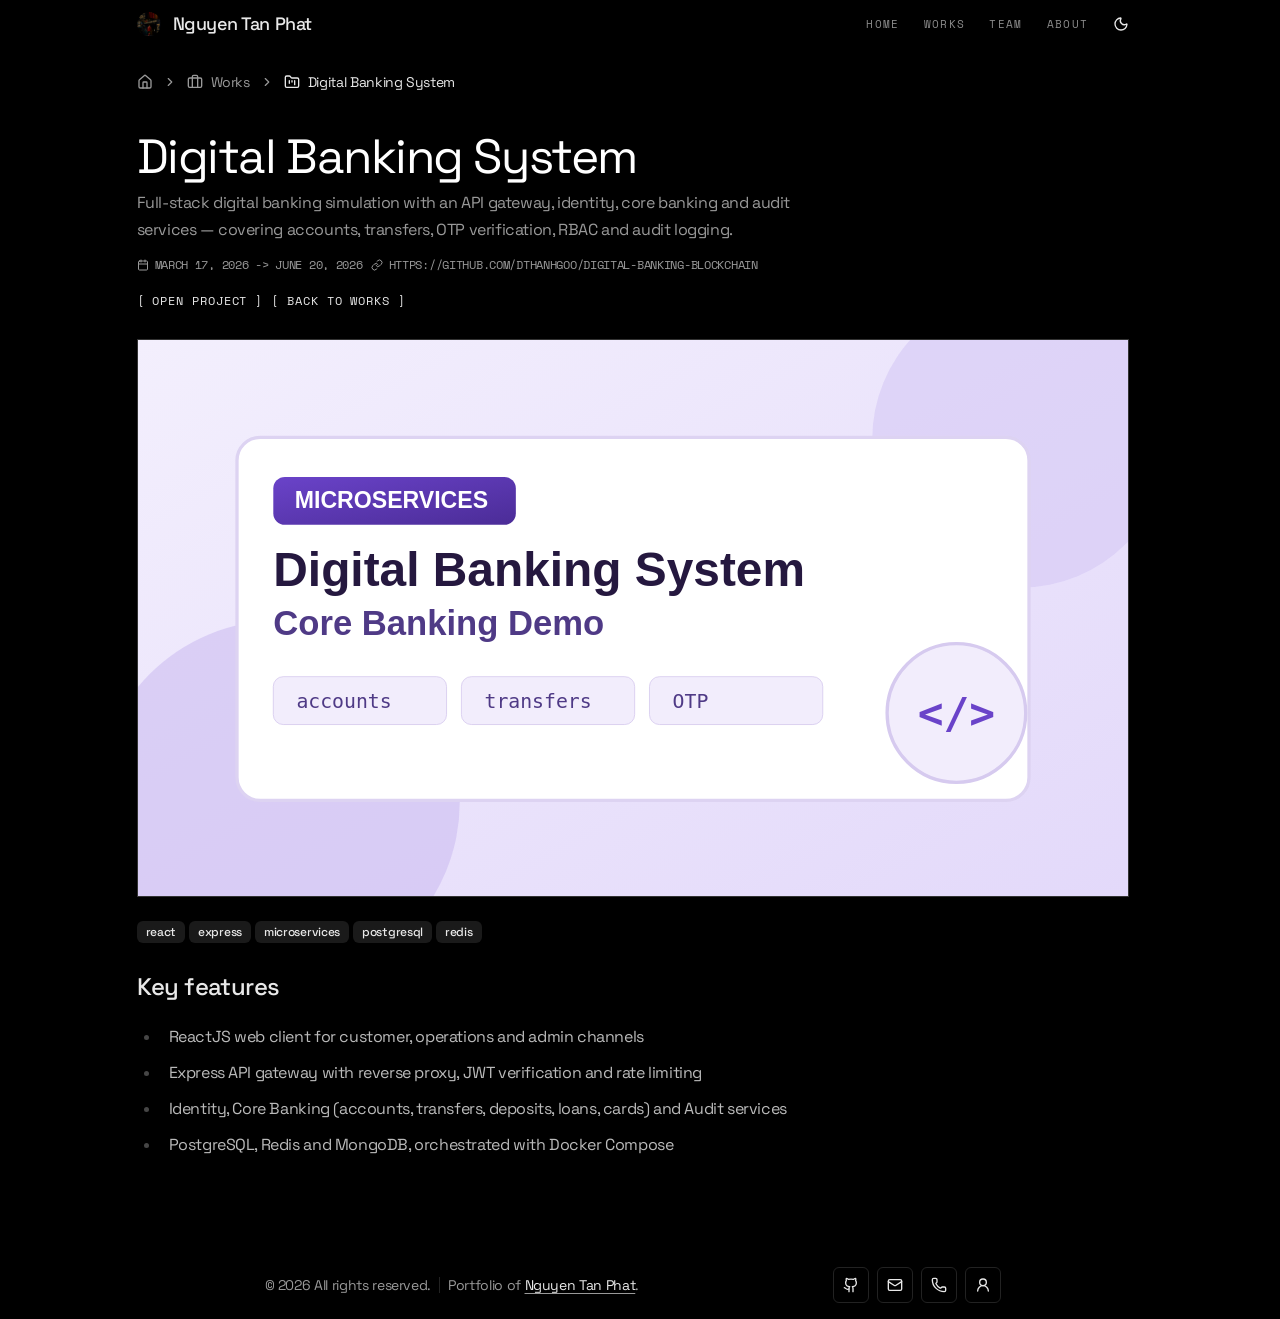
<file: project-digital-banking-blockchain.html>
<!DOCTYPE html><html class="bg-background text-foreground scheme-light-dark" lang="en-US"> <head><meta charset="utf-8"><meta http-equiv="X-UA-Compatible" content="IE=edge"><meta name="viewport" content="width=device-width, initial-scale=1.0, user-scalable=yes"><meta name="HandheldFriendly" content="True"><meta name="mobile-web-app-capable" content="yes"><meta name="apple-mobile-web-app-capable" content="yes"><meta name="apple-mobile-web-app-status-bar-style" content="default"><meta name="format-detection" content="telephone=no,date=no,address=no,email=no,url=no"><meta name="theme-color" content="#000000" media="(prefers-color-scheme: dark)"><meta name="theme-color" content="#f5f5f5" media="(prefers-color-scheme: light)"><link rel="preconnect" href="https://fonts.googleapis.com"><link rel="preconnect" href="https://fonts.gstatic.com" crossorigin><link rel="stylesheet" href="https://fonts.googleapis.com/css2?family=Space+Grotesk:wght@400;500;700&family=Space+Mono:wght@400;700&family=Doto:wght@500;700&display=swap"><title>Digital Banking System | Nguyen Tan Phat</title> <link rel="icon" type="image/jpeg" href="static/avatar.jpg"> <link rel="apple-touch-icon" href="static/avatar.jpg"><meta name="description" content="Portfolio of Nguyen Tan Phat, focused on full-stack and secure software systems."><meta name="robots" content="noindex, nofollow"><link rel="stylesheet" href="assets/layout.css">
<style>.project-shell[data-astro-cid-dkb4xc2l]{display:flex;flex-direction:column;gap:var(--space-lg);padding-top:var(--space-md);padding-bottom:var(--space-3xl)}.project-header[data-astro-cid-dkb4xc2l]{display:flex;flex-direction:column;gap:var(--space-sm)}.project-title[data-astro-cid-dkb4xc2l]{font-size:clamp(2rem,4.5vw,3rem);line-height:1.05;letter-spacing:-.03em;color:var(--text-display)}.project-summary[data-astro-cid-dkb4xc2l]{max-width:70ch;color:var(--text-secondary);line-height:1.65}.project-meta[data-astro-cid-dkb4xc2l]{display:flex;flex-wrap:wrap;align-items:center;gap:var(--space-sm);color:var(--text-secondary);font-family:Space Mono,monospace;font-size:.72rem;letter-spacing:.08em;text-transform:uppercase}.project-meta-item[data-astro-cid-dkb4xc2l]{display:inline-flex;align-items:center;gap:6px}.project-actions[data-astro-cid-dkb4xc2l]{display:flex;flex-wrap:wrap;gap:var(--space-sm)}.project-action-link[data-astro-cid-dkb4xc2l]{font-family:Space Mono,monospace;font-size:.72rem;letter-spacing:.08em;text-decoration:none}.project-image[data-astro-cid-dkb4xc2l]{width:100%;border:1px solid var(--border-visible);background:var(--surface-raised);aspect-ratio:16 / 9;object-fit:cover}.project-tags[data-astro-cid-dkb4xc2l]{display:flex;flex-wrap:wrap;gap:var(--space-xs)}.project-body[data-astro-cid-dkb4xc2l]{max-width:none;margin-top:var(--space-xs)}.project-empty[data-astro-cid-dkb4xc2l]{color:var(--text-secondary);font-family:Space Mono,monospace;letter-spacing:.08em}.reveal[data-astro-cid-dkb4xc2l]{opacity:0;transform:translateY(12px);animation:reveal .42s cubic-bezier(.25,.1,.25,1) forwards;animation-delay:var(--delay, 0ms)}@keyframes reveal{to{opacity:1;transform:translateY(0)}}
</style></head><body class="flex h-fit min-h-screen flex-col gap-y-6 font-sans"> <header class="bg-background/50 sticky top-0 z-50 divide-y backdrop-blur-sm xl:divide-none"> <div> <div class="mx-auto flex max-w-5xl items-center justify-between gap-4 px-4 py-3"> <a href="index.html" target="_self" class="transition-colors duration-300 ease-in-out flex shrink-0 items-center justify-center gap-3">  <img src="static/avatar.jpg" alt="Logo" class="size-5 sm:size-6 rounded-full object-cover"> <span class="hidden h-full text-lg leading-none font-medium min-[400px]:block">Nguyen Tan Phat</span>  </a> <div class="flex items-center gap-4"> <nav class="flex items-center gap-4 sm:gap-6"> <a href="index.html" target="_self" class="inline-block duration-300 ease-in-out text-foreground/60 hover:text-foreground font-mono text-[0.7rem] tracking-[0.12em] uppercase transition-colors"> home </a><a href="works.html" target="_self" class="inline-block duration-300 ease-in-out text-foreground/60 hover:text-foreground font-mono text-[0.7rem] tracking-[0.12em] uppercase transition-colors"> works </a><a href="team.html" target="_self" class="inline-block duration-300 ease-in-out text-foreground/60 hover:text-foreground font-mono text-[0.7rem] tracking-[0.12em] uppercase transition-colors"> team </a><a href="about.html" target="_self" class="inline-block duration-300 ease-in-out text-foreground/60 hover:text-foreground font-mono text-[0.7rem] tracking-[0.12em] uppercase transition-colors"> about </a> </nav> <button data-slot="button" class="inline-flex items-center justify-center gap-2 whitespace-nowrap rounded-md text-sm font-medium transition-all disabled:pointer-events-none disabled:opacity-50 [&amp;_svg]:pointer-events-none [&amp;_svg:not([class*=&#x27;size-&#x27;])]:size-4 shrink-0 [&amp;_svg]:shrink-0 outline-none focus-visible:border-ring focus-visible:ring-ring/50 focus-visible:ring-[3px] aria-invalid:ring-destructive/20 dark:aria-invalid:ring-destructive/40 aria-invalid:border-destructive hover:bg-muted hover:text-foreground dark:hover:bg-muted/50 -my-2 -me-2 size-8" id="theme-toggle" title="Toggle theme"> <svg width="1em" height="1em" viewBox="0 0 24 24" class="size-4 dark:hidden" data-icon="lucide:sun"><g fill="none" stroke="currentColor" stroke-linecap="round" stroke-linejoin="round" stroke-width="2"><circle cx="12" cy="12" r="4"/><path d="M12 2v2m0 16v2M4.93 4.93l1.41 1.41m11.32 11.32l1.41 1.41M2 12h2m16 0h2M6.34 17.66l-1.41 1.41M19.07 4.93l-1.41 1.41"/></g></svg> <svg width="1em" height="1em" viewBox="0 0 24 24" class="absolute hidden size-4 dark:block" data-icon="lucide:moon"><path fill="none" stroke="currentColor" stroke-linecap="round" stroke-linejoin="round" stroke-width="2" d="M20.985 12.486a9 9 0 1 1-9.473-9.472c.405-.022.617.46.402.803a6 6 0 0 0 8.268 8.268c.344-.215.825-.004.803.401"/></svg> <span class="sr-only">Toggle theme</span> </button> <script data-astro-rerun>
  ;(() => {
    const theme = (() => {
      const stored = localStorage?.getItem('theme') ?? ''
      if (['dark', 'light'].includes(stored)) return stored
      return 'dark'
    })()

    document.documentElement.setAttribute('data-theme', theme)
    window.localStorage.setItem('theme', theme)
  })()
</script> <script type="module">function a(){const e=document.documentElement,n=e.getAttribute("data-theme")==="dark"?"light":"dark";e.classList.add("[&_*]:transition-none"),e.setAttribute("data-theme",n),window.getComputedStyle(e).getPropertyValue("opacity"),requestAnimationFrame(()=>{e.classList.remove("[&_*]:transition-none")}),localStorage.setItem("theme",n)}function o(){document.getElementById("theme-toggle")?.addEventListener("click",a)}o();document.addEventListener("astro:after-swap",()=>{const e=localStorage.getItem("theme")||"dark",t=document.documentElement;t.classList.add("[&_*]:transition-none"),window.getComputedStyle(t).getPropertyValue("opacity"),t.setAttribute("data-theme",e),requestAnimationFrame(()=>{t.classList.remove("[&_*]:transition-none")}),o()});</script> </div> </div> </div>   </header> <main class="w-full mx-auto flex grow flex-col gap-y-6 px-4 overflow-x-clip [&#38;>*]:min-w-0 max-w-5xl"> <nav aria-label="breadcrumb" data-slot="breadcrumb"> <ol data-slot="breadcrumb-list" class="text-muted-foreground m-0 flex list-none flex-wrap items-center gap-1.5 p-0 text-sm break-words sm:gap-2.5"> <li data-slot="breadcrumb-item" class="inline-flex items-center gap-1.5"> <a data-slot="breadcrumb-link" class="hover:text-foreground transition-colors" href="index.html"> <svg width="1em" height="1em" viewBox="0 0 24 24" class="size-4 shrink-0" data-icon="lucide:home"><g fill="none" stroke="currentColor" stroke-linecap="round" stroke-linejoin="round" stroke-width="2"><path d="M15 21v-8a1 1 0 0 0-1-1h-4a1 1 0 0 0-1 1v8"/><path d="M3 10a2 2 0 0 1 .709-1.528l7-6a2 2 0 0 1 2.582 0l7 6A2 2 0 0 1 21 10v9a2 2 0 0 1-2 2H5a2 2 0 0 1-2-2z"/></g></svg> </a> </li>  <li data-slot="breadcrumb-separator" role="presentation" aria-hidden="true" class="[&amp;&gt;svg]:size-3.5"><svg xmlns="http://www.w3.org/2000/svg" width="24" height="24" viewBox="0 0 24 24" fill="none" stroke="currentColor" stroke-width="2" stroke-linecap="round" stroke-linejoin="round" class="lucide lucide-chevron-right"><path d="m9 18 6-6-6-6"></path></svg></li> <li data-slot="breadcrumb-item" class="inline-flex items-center gap-1.5"><a data-slot="breadcrumb-link" class="hover:text-foreground transition-colors" href="works.html"> <span class="flex items-center gap-x-2"> <svg width="1em" height="1em" viewBox="0 0 24 24" class="size-4 shrink-0" data-icon="lucide:briefcase"><g fill="none" stroke="currentColor" stroke-linecap="round" stroke-linejoin="round" stroke-width="2"><path d="M16 20V4a2 2 0 0 0-2-2h-4a2 2 0 0 0-2 2v16"/><rect width="20" height="14" x="2" y="6" rx="2"/></g></svg> <span>Works</span> </span> </a></li>  <li data-slot="breadcrumb-separator" role="presentation" aria-hidden="true" class="[&amp;&gt;svg]:size-3.5"><svg xmlns="http://www.w3.org/2000/svg" width="24" height="24" viewBox="0 0 24 24" fill="none" stroke="currentColor" stroke-width="2" stroke-linecap="round" stroke-linejoin="round" class="lucide lucide-chevron-right"><path d="m9 18 6-6-6-6"></path></svg></li> <li data-slot="breadcrumb-item" class="inline-flex items-center gap-1.5"><span data-slot="breadcrumb-page" role="link" aria-disabled="true" aria-current="page" class="text-foreground font-normal"> <span class="flex items-center gap-x-2"> <svg width="1em" height="1em" viewBox="0 0 24 24" class="size-4 shrink-0" data-icon="lucide:folder-kanban"><path fill="none" stroke="currentColor" stroke-linecap="round" stroke-linejoin="round" stroke-width="2" d="M4 20h16a2 2 0 0 0 2-2V8a2 2 0 0 0-2-2h-7.93a2 2 0 0 1-1.66-.9l-.82-1.2A2 2 0 0 0 7.93 3H4a2 2 0 0 0-2 2v13c0 1.1.9 2 2 2m4-10v4m4-4v2m4-2v6"/></svg> <span>Digital Banking System</span> </span> </span></li> </ol> </nav>  <article class="project-shell" data-astro-cid-dkb4xc2l> <header class="project-header prose not-prose" data-astro-cid-dkb4xc2l> <h1 class="project-title" data-astro-cid-dkb4xc2l>Digital Banking System</h1> <p class="project-summary" data-astro-cid-dkb4xc2l>Full-stack digital banking simulation with an API gateway, identity, core banking and audit services — covering accounts, transfers, OTP verification, RBAC and audit logging.</p> <div class="project-meta" data-astro-cid-dkb4xc2l> <span class="project-meta-item" data-astro-cid-dkb4xc2l> <svg width="1em" height="1em" viewBox="0 0 24 24" class="size-3" data-icon="lucide:calendar"><g fill="none" stroke="currentColor" stroke-linecap="round" stroke-linejoin="round" stroke-width="2"><path d="M8 2v4m8-4v4"/><rect width="18" height="18" x="3" y="4" rx="2"/><path d="M3 10h18"/></g></svg> March 17, 2026  -&gt; June 20, 2026 </span> <span class="project-meta-item" data-astro-cid-dkb4xc2l> <svg width="1em" height="1em" viewBox="0 0 24 24" class="size-3" data-icon="lucide:link"><g fill="none" stroke="currentColor" stroke-linecap="round" stroke-linejoin="round" stroke-width="2"><path d="M10 13a5 5 0 0 0 7.54.54l3-3a5 5 0 0 0-7.07-7.07l-1.72 1.71"/><path d="M14 11a5 5 0 0 0-7.54-.54l-3 3a5 5 0 0 0 7.07 7.07l1.71-1.71"/></g></svg> https://github.com/DThanhgoo/digital-banking-blockchain </span> </div> <div class="project-actions" data-astro-cid-dkb4xc2l> <a href="https://github.com/DThanhgoo/digital-banking-blockchain" target="_blank" class="inline-block transition-colors duration-300 ease-in-out project-action-link" data-astro-cid-dkb4xc2l="true"> [ OPEN PROJECT ] </a> <a href="works.html" target="_self" class="inline-block transition-colors duration-300 ease-in-out project-action-link" data-astro-cid-dkb4xc2l="true"> [ BACK TO WORKS ] </a> </div> </header> <img src="static/projects/digital-banking-blockchain.svg" alt="Digital Banking System" class="project-image reveal" style="--delay: 120ms;" data-astro-cid-dkb4xc2l> <section class="project-tags reveal" style="--delay: 180ms;" aria-label="Project tags" data-astro-cid-dkb4xc2l> <span data-slot="badge" class="inline-flex items-center justify-center rounded-md border px-2 py-0.5 text-xs font-medium w-fit whitespace-nowrap shrink-0 [&amp;&gt;svg]:size-3 gap-1 [&amp;&gt;svg]:pointer-events-none focus-visible:border-ring focus-visible:ring-ring/50 focus-visible:ring-[3px] aria-invalid:ring-destructive/20 dark:aria-invalid:ring-destructive/40 aria-invalid:border-destructive transition-[color,box-shadow] overflow-hidden border-transparent bg-muted text-foreground [a&amp;]:hover:bg-muted/90" data-astro-cid-dkb4xc2l="true">react</span><span data-slot="badge" class="inline-flex items-center justify-center rounded-md border px-2 py-0.5 text-xs font-medium w-fit whitespace-nowrap shrink-0 [&amp;&gt;svg]:size-3 gap-1 [&amp;&gt;svg]:pointer-events-none focus-visible:border-ring focus-visible:ring-ring/50 focus-visible:ring-[3px] aria-invalid:ring-destructive/20 dark:aria-invalid:ring-destructive/40 aria-invalid:border-destructive transition-[color,box-shadow] overflow-hidden border-transparent bg-muted text-foreground [a&amp;]:hover:bg-muted/90" data-astro-cid-dkb4xc2l="true">express</span><span data-slot="badge" class="inline-flex items-center justify-center rounded-md border px-2 py-0.5 text-xs font-medium w-fit whitespace-nowrap shrink-0 [&amp;&gt;svg]:size-3 gap-1 [&amp;&gt;svg]:pointer-events-none focus-visible:border-ring focus-visible:ring-ring/50 focus-visible:ring-[3px] aria-invalid:ring-destructive/20 dark:aria-invalid:ring-destructive/40 aria-invalid:border-destructive transition-[color,box-shadow] overflow-hidden border-transparent bg-muted text-foreground [a&amp;]:hover:bg-muted/90" data-astro-cid-dkb4xc2l="true">microservices</span><span data-slot="badge" class="inline-flex items-center justify-center rounded-md border px-2 py-0.5 text-xs font-medium w-fit whitespace-nowrap shrink-0 [&amp;&gt;svg]:size-3 gap-1 [&amp;&gt;svg]:pointer-events-none focus-visible:border-ring focus-visible:ring-ring/50 focus-visible:ring-[3px] aria-invalid:ring-destructive/20 dark:aria-invalid:ring-destructive/40 aria-invalid:border-destructive transition-[color,box-shadow] overflow-hidden border-transparent bg-muted text-foreground [a&amp;]:hover:bg-muted/90" data-astro-cid-dkb4xc2l="true">postgresql</span><span data-slot="badge" class="inline-flex items-center justify-center rounded-md border px-2 py-0.5 text-xs font-medium w-fit whitespace-nowrap shrink-0 [&amp;&gt;svg]:size-3 gap-1 [&amp;&gt;svg]:pointer-events-none focus-visible:border-ring focus-visible:ring-ring/50 focus-visible:ring-[3px] aria-invalid:ring-destructive/20 dark:aria-invalid:ring-destructive/40 aria-invalid:border-destructive transition-[color,box-shadow] overflow-hidden border-transparent bg-muted text-foreground [a&amp;]:hover:bg-muted/90" data-astro-cid-dkb4xc2l="true">redis</span> </section> <div class="prose project-body reveal" style="--delay: 240ms;" data-astro-cid-dkb4xc2l> <h2>Key features</h2> <ul><li>ReactJS web client for customer, operations and admin channels</li><li>Express API gateway with reverse proxy, JWT verification and rate limiting</li><li>Identity, Core Banking (accounts, transfers, deposits, loans, cards) and Audit services</li><li>PostgreSQL, Redis and MongoDB, orchestrated with Docker Compose</li></ul> </div> </article> </main> <footer class="mx-auto mb-8 flex w-full max-w-3xl flex-col items-center justify-center gap-y-2 px-4 sm:mb-4 sm:flex-row sm:justify-between"> <div class="flex flex-wrap items-center justify-center gap-x-2 text-center"> <span class="text-muted-foreground text-sm">
&copy; 2026 All rights reserved.
</span> <div data-orientation="vertical" role="none" data-slot="separator-root" class="bg-border shrink-0 data-[orientation=horizontal]:h-px data-[orientation=horizontal]:w-full data-[orientation=vertical]:h-full data-[orientation=vertical]:w-px hidden h-4! sm:block"></div> <p class="text-muted-foreground text-sm">
Portfolio of <a href="https://github.com/Tanphat25022005" target="_blank" class="inline-block transition-colors duration-300 ease-in-out underline decoration-muted-foreground underline-offset-[3px] hover:decoration-foreground text-foreground"> Nguyen Tan Phat </a>.
</p> </div> <ul class="m-0 flex list-none flex-wrap gap-2 p-0" role="list"> <li> <a href="https://github.com/Tanphat25022005" target="_blank" class="duration-300 ease-in-out inline-flex items-center justify-center gap-2 whitespace-nowrap rounded-md text-sm font-medium transition-all disabled:pointer-events-none disabled:opacity-50 [&#38;_svg]:pointer-events-none [&#38;_svg:not([class*='size-'])]:size-4 shrink-0 [&#38;_svg]:shrink-0 outline-none focus-visible:border-ring focus-visible:ring-ring/50 focus-visible:ring-[3px] aria-invalid:ring-destructive/20 dark:aria-invalid:ring-destructive/40 aria-invalid:border-destructive border bg-background hover:bg-muted hover:text-foreground dark:bg-input/30 dark:border-input dark:hover:bg-input/50 size-9" aria-label="GitHub" title="GitHub">  <svg width="1em" height="1em" viewBox="0 0 24 24" class="size-4" data-icon="lucide:github"><g fill="none" stroke="currentColor" stroke-linecap="round" stroke-linejoin="round" stroke-width="2"><path d="M15 22v-4a4.8 4.8 0 0 0-1-3.5c3 0 6-2 6-5.5c.08-1.25-.27-2.48-1-3.5c.28-1.15.28-2.35 0-3.5c0 0-1 0-3 1.5c-2.64-.5-5.36-.5-8 0C6 2 5 2 5 2c-.3 1.15-.3 2.35 0 3.5A5.4 5.4 0 0 0 4 9c0 3.5 3 5.5 6 5.5c-.39.49-.68 1.05-.85 1.65S8.93 17.38 9 18v4"/><path d="M9 18c-4.51 2-5-2-7-2"/></g></svg>  </a> </li><li> <a href="mailto:tanphat10102005@gmail.com" target="_blank" class="duration-300 ease-in-out inline-flex items-center justify-center gap-2 whitespace-nowrap rounded-md text-sm font-medium transition-all disabled:pointer-events-none disabled:opacity-50 [&#38;_svg]:pointer-events-none [&#38;_svg:not([class*='size-'])]:size-4 shrink-0 [&#38;_svg]:shrink-0 outline-none focus-visible:border-ring focus-visible:ring-ring/50 focus-visible:ring-[3px] aria-invalid:ring-destructive/20 dark:aria-invalid:ring-destructive/40 aria-invalid:border-destructive border bg-background hover:bg-muted hover:text-foreground dark:bg-input/30 dark:border-input dark:hover:bg-input/50 size-9" aria-label="Email" title="Email">  <svg width="1em" height="1em" viewBox="0 0 24 24" class="size-4" data-icon="lucide:mail"><g fill="none" stroke="currentColor" stroke-linecap="round" stroke-linejoin="round" stroke-width="2"><path d="m22 7l-8.991 5.727a2 2 0 0 1-2.009 0L2 7"/><rect width="20" height="16" x="2" y="4" rx="2"/></g></svg>  </a> </li><li> <a href="tel:+84378782372" target="_blank" class="duration-300 ease-in-out inline-flex items-center justify-center gap-2 whitespace-nowrap rounded-md text-sm font-medium transition-all disabled:pointer-events-none disabled:opacity-50 [&#38;_svg]:pointer-events-none [&#38;_svg:not([class*='size-'])]:size-4 shrink-0 [&#38;_svg]:shrink-0 outline-none focus-visible:border-ring focus-visible:ring-ring/50 focus-visible:ring-[3px] aria-invalid:ring-destructive/20 dark:aria-invalid:ring-destructive/40 aria-invalid:border-destructive border bg-background hover:bg-muted hover:text-foreground dark:bg-input/30 dark:border-input dark:hover:bg-input/50 size-9" aria-label="Phone" title="Phone">  <svg width="1em" height="1em" viewBox="0 0 24 24" class="size-4" data-icon="lucide:phone"><path fill="none" stroke="currentColor" stroke-linecap="round" stroke-linejoin="round" stroke-width="2" d="M13.832 16.568a1 1 0 0 0 1.213-.303l.355-.465A2 2 0 0 1 17 15h3a2 2 0 0 1 2 2v3a2 2 0 0 1-2 2A18 18 0 0 1 2 4a2 2 0 0 1 2-2h3a2 2 0 0 1 2 2v3a2 2 0 0 1-.8 1.6l-.468.351a1 1 0 0 0-.292 1.233a14 14 0 0 0 6.392 6.384"/></svg>  </a> </li><li> <a href="about.html" target="_self" class="duration-300 ease-in-out inline-flex items-center justify-center gap-2 whitespace-nowrap rounded-md text-sm font-medium transition-all disabled:pointer-events-none disabled:opacity-50 [&#38;_svg]:pointer-events-none [&#38;_svg:not([class*='size-'])]:size-4 shrink-0 [&#38;_svg]:shrink-0 outline-none focus-visible:border-ring focus-visible:ring-ring/50 focus-visible:ring-[3px] aria-invalid:ring-destructive/20 dark:aria-invalid:ring-destructive/40 aria-invalid:border-destructive border bg-background hover:bg-muted hover:text-foreground dark:bg-input/30 dark:border-input dark:hover:bg-input/50 size-9" aria-label="About" title="About">  <svg width="1em" height="1em" viewBox="0 0 24 24" class="size-4" data-icon="lucide:user-round"><g fill="none" stroke="currentColor" stroke-linecap="round" stroke-linejoin="round" stroke-width="2"><circle cx="12" cy="8" r="5"/><path d="M20 21a8 8 0 0 0-16 0"/></g></svg>  </a> </li> </ul> </footer> </body></html>
</file>
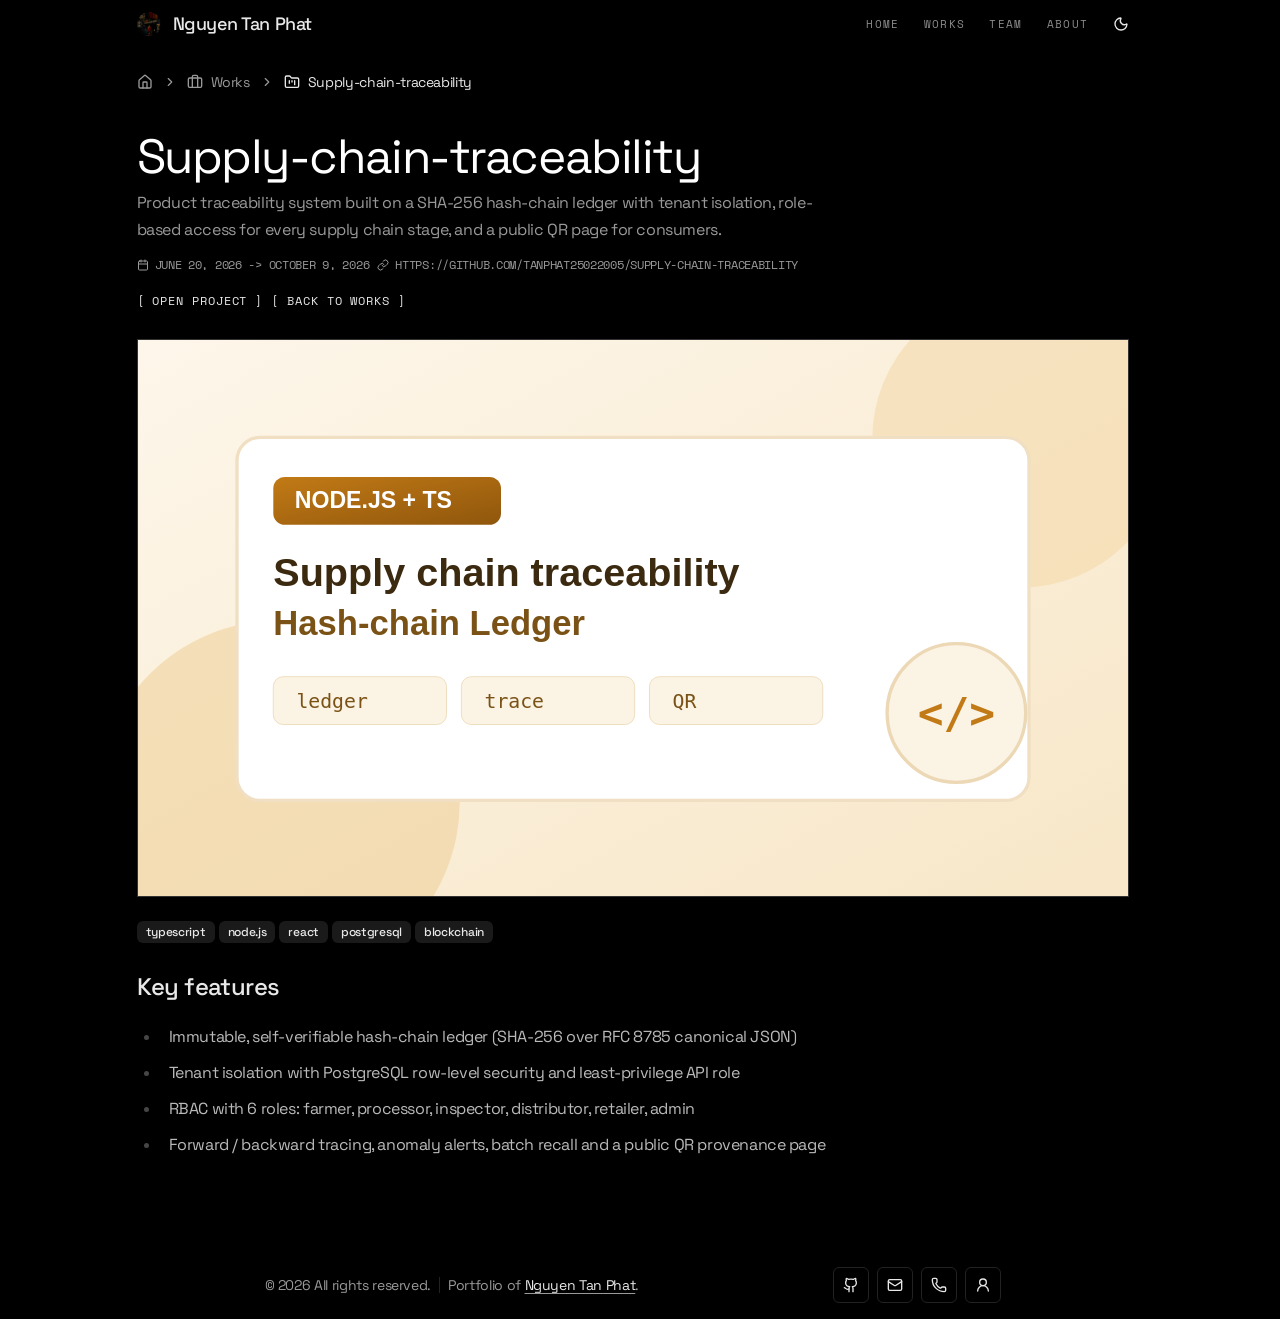
<file: project-supply-chain-traceability.html>
<!DOCTYPE html><html class="bg-background text-foreground scheme-light-dark" lang="en-US"> <head><meta charset="utf-8"><meta http-equiv="X-UA-Compatible" content="IE=edge"><meta name="viewport" content="width=device-width, initial-scale=1.0, user-scalable=yes"><meta name="HandheldFriendly" content="True"><meta name="mobile-web-app-capable" content="yes"><meta name="apple-mobile-web-app-capable" content="yes"><meta name="apple-mobile-web-app-status-bar-style" content="default"><meta name="format-detection" content="telephone=no,date=no,address=no,email=no,url=no"><meta name="theme-color" content="#000000" media="(prefers-color-scheme: dark)"><meta name="theme-color" content="#f5f5f5" media="(prefers-color-scheme: light)"><link rel="preconnect" href="https://fonts.googleapis.com"><link rel="preconnect" href="https://fonts.gstatic.com" crossorigin><link rel="stylesheet" href="https://fonts.googleapis.com/css2?family=Space+Grotesk:wght@400;500;700&family=Space+Mono:wght@400;700&family=Doto:wght@500;700&display=swap"><title>Supply-chain-traceability | Nguyen Tan Phat</title> <link rel="icon" type="image/jpeg" href="static/avatar.jpg"> <link rel="apple-touch-icon" href="static/avatar.jpg"><meta name="description" content="Portfolio of Nguyen Tan Phat, focused on full-stack and secure software systems."><meta name="robots" content="noindex, nofollow"><link rel="stylesheet" href="assets/layout.css">
<style>.project-shell[data-astro-cid-dkb4xc2l]{display:flex;flex-direction:column;gap:var(--space-lg);padding-top:var(--space-md);padding-bottom:var(--space-3xl)}.project-header[data-astro-cid-dkb4xc2l]{display:flex;flex-direction:column;gap:var(--space-sm)}.project-title[data-astro-cid-dkb4xc2l]{font-size:clamp(2rem,4.5vw,3rem);line-height:1.05;letter-spacing:-.03em;color:var(--text-display)}.project-summary[data-astro-cid-dkb4xc2l]{max-width:70ch;color:var(--text-secondary);line-height:1.65}.project-meta[data-astro-cid-dkb4xc2l]{display:flex;flex-wrap:wrap;align-items:center;gap:var(--space-sm);color:var(--text-secondary);font-family:Space Mono,monospace;font-size:.72rem;letter-spacing:.08em;text-transform:uppercase}.project-meta-item[data-astro-cid-dkb4xc2l]{display:inline-flex;align-items:center;gap:6px}.project-actions[data-astro-cid-dkb4xc2l]{display:flex;flex-wrap:wrap;gap:var(--space-sm)}.project-action-link[data-astro-cid-dkb4xc2l]{font-family:Space Mono,monospace;font-size:.72rem;letter-spacing:.08em;text-decoration:none}.project-image[data-astro-cid-dkb4xc2l]{width:100%;border:1px solid var(--border-visible);background:var(--surface-raised);aspect-ratio:16 / 9;object-fit:cover}.project-tags[data-astro-cid-dkb4xc2l]{display:flex;flex-wrap:wrap;gap:var(--space-xs)}.project-body[data-astro-cid-dkb4xc2l]{max-width:none;margin-top:var(--space-xs)}.project-empty[data-astro-cid-dkb4xc2l]{color:var(--text-secondary);font-family:Space Mono,monospace;letter-spacing:.08em}.reveal[data-astro-cid-dkb4xc2l]{opacity:0;transform:translateY(12px);animation:reveal .42s cubic-bezier(.25,.1,.25,1) forwards;animation-delay:var(--delay, 0ms)}@keyframes reveal{to{opacity:1;transform:translateY(0)}}
</style></head><body class="flex h-fit min-h-screen flex-col gap-y-6 font-sans"> <header class="bg-background/50 sticky top-0 z-50 divide-y backdrop-blur-sm xl:divide-none"> <div> <div class="mx-auto flex max-w-5xl items-center justify-between gap-4 px-4 py-3"> <a href="index.html" target="_self" class="transition-colors duration-300 ease-in-out flex shrink-0 items-center justify-center gap-3">  <img src="static/avatar.jpg" alt="Logo" class="size-5 sm:size-6 rounded-full object-cover"> <span class="hidden h-full text-lg leading-none font-medium min-[400px]:block">Nguyen Tan Phat</span>  </a> <div class="flex items-center gap-4"> <nav class="flex items-center gap-4 sm:gap-6"> <a href="index.html" target="_self" class="inline-block duration-300 ease-in-out text-foreground/60 hover:text-foreground font-mono text-[0.7rem] tracking-[0.12em] uppercase transition-colors"> home </a><a href="works.html" target="_self" class="inline-block duration-300 ease-in-out text-foreground/60 hover:text-foreground font-mono text-[0.7rem] tracking-[0.12em] uppercase transition-colors"> works </a><a href="team.html" target="_self" class="inline-block duration-300 ease-in-out text-foreground/60 hover:text-foreground font-mono text-[0.7rem] tracking-[0.12em] uppercase transition-colors"> team </a><a href="about.html" target="_self" class="inline-block duration-300 ease-in-out text-foreground/60 hover:text-foreground font-mono text-[0.7rem] tracking-[0.12em] uppercase transition-colors"> about </a> </nav> <button data-slot="button" class="inline-flex items-center justify-center gap-2 whitespace-nowrap rounded-md text-sm font-medium transition-all disabled:pointer-events-none disabled:opacity-50 [&amp;_svg]:pointer-events-none [&amp;_svg:not([class*=&#x27;size-&#x27;])]:size-4 shrink-0 [&amp;_svg]:shrink-0 outline-none focus-visible:border-ring focus-visible:ring-ring/50 focus-visible:ring-[3px] aria-invalid:ring-destructive/20 dark:aria-invalid:ring-destructive/40 aria-invalid:border-destructive hover:bg-muted hover:text-foreground dark:hover:bg-muted/50 -my-2 -me-2 size-8" id="theme-toggle" title="Toggle theme"> <svg width="1em" height="1em" viewBox="0 0 24 24" class="size-4 dark:hidden" data-icon="lucide:sun"><g fill="none" stroke="currentColor" stroke-linecap="round" stroke-linejoin="round" stroke-width="2"><circle cx="12" cy="12" r="4"/><path d="M12 2v2m0 16v2M4.93 4.93l1.41 1.41m11.32 11.32l1.41 1.41M2 12h2m16 0h2M6.34 17.66l-1.41 1.41M19.07 4.93l-1.41 1.41"/></g></svg> <svg width="1em" height="1em" viewBox="0 0 24 24" class="absolute hidden size-4 dark:block" data-icon="lucide:moon"><path fill="none" stroke="currentColor" stroke-linecap="round" stroke-linejoin="round" stroke-width="2" d="M20.985 12.486a9 9 0 1 1-9.473-9.472c.405-.022.617.46.402.803a6 6 0 0 0 8.268 8.268c.344-.215.825-.004.803.401"/></svg> <span class="sr-only">Toggle theme</span> </button> <script data-astro-rerun>
  ;(() => {
    const theme = (() => {
      const stored = localStorage?.getItem('theme') ?? ''
      if (['dark', 'light'].includes(stored)) return stored
      return 'dark'
    })()

    document.documentElement.setAttribute('data-theme', theme)
    window.localStorage.setItem('theme', theme)
  })()
</script> <script type="module">function a(){const e=document.documentElement,n=e.getAttribute("data-theme")==="dark"?"light":"dark";e.classList.add("[&_*]:transition-none"),e.setAttribute("data-theme",n),window.getComputedStyle(e).getPropertyValue("opacity"),requestAnimationFrame(()=>{e.classList.remove("[&_*]:transition-none")}),localStorage.setItem("theme",n)}function o(){document.getElementById("theme-toggle")?.addEventListener("click",a)}o();document.addEventListener("astro:after-swap",()=>{const e=localStorage.getItem("theme")||"dark",t=document.documentElement;t.classList.add("[&_*]:transition-none"),window.getComputedStyle(t).getPropertyValue("opacity"),t.setAttribute("data-theme",e),requestAnimationFrame(()=>{t.classList.remove("[&_*]:transition-none")}),o()});</script> </div> </div> </div>   </header> <main class="w-full mx-auto flex grow flex-col gap-y-6 px-4 overflow-x-clip [&#38;>*]:min-w-0 max-w-5xl"> <nav aria-label="breadcrumb" data-slot="breadcrumb"> <ol data-slot="breadcrumb-list" class="text-muted-foreground m-0 flex list-none flex-wrap items-center gap-1.5 p-0 text-sm break-words sm:gap-2.5"> <li data-slot="breadcrumb-item" class="inline-flex items-center gap-1.5"> <a data-slot="breadcrumb-link" class="hover:text-foreground transition-colors" href="index.html"> <svg width="1em" height="1em" viewBox="0 0 24 24" class="size-4 shrink-0" data-icon="lucide:home"><g fill="none" stroke="currentColor" stroke-linecap="round" stroke-linejoin="round" stroke-width="2"><path d="M15 21v-8a1 1 0 0 0-1-1h-4a1 1 0 0 0-1 1v8"/><path d="M3 10a2 2 0 0 1 .709-1.528l7-6a2 2 0 0 1 2.582 0l7 6A2 2 0 0 1 21 10v9a2 2 0 0 1-2 2H5a2 2 0 0 1-2-2z"/></g></svg> </a> </li>  <li data-slot="breadcrumb-separator" role="presentation" aria-hidden="true" class="[&amp;&gt;svg]:size-3.5"><svg xmlns="http://www.w3.org/2000/svg" width="24" height="24" viewBox="0 0 24 24" fill="none" stroke="currentColor" stroke-width="2" stroke-linecap="round" stroke-linejoin="round" class="lucide lucide-chevron-right"><path d="m9 18 6-6-6-6"></path></svg></li> <li data-slot="breadcrumb-item" class="inline-flex items-center gap-1.5"><a data-slot="breadcrumb-link" class="hover:text-foreground transition-colors" href="works.html"> <span class="flex items-center gap-x-2"> <svg width="1em" height="1em" viewBox="0 0 24 24" class="size-4 shrink-0" data-icon="lucide:briefcase"><g fill="none" stroke="currentColor" stroke-linecap="round" stroke-linejoin="round" stroke-width="2"><path d="M16 20V4a2 2 0 0 0-2-2h-4a2 2 0 0 0-2 2v16"/><rect width="20" height="14" x="2" y="6" rx="2"/></g></svg> <span>Works</span> </span> </a></li>  <li data-slot="breadcrumb-separator" role="presentation" aria-hidden="true" class="[&amp;&gt;svg]:size-3.5"><svg xmlns="http://www.w3.org/2000/svg" width="24" height="24" viewBox="0 0 24 24" fill="none" stroke="currentColor" stroke-width="2" stroke-linecap="round" stroke-linejoin="round" class="lucide lucide-chevron-right"><path d="m9 18 6-6-6-6"></path></svg></li> <li data-slot="breadcrumb-item" class="inline-flex items-center gap-1.5"><span data-slot="breadcrumb-page" role="link" aria-disabled="true" aria-current="page" class="text-foreground font-normal"> <span class="flex items-center gap-x-2"> <svg width="1em" height="1em" viewBox="0 0 24 24" class="size-4 shrink-0" data-icon="lucide:folder-kanban"><path fill="none" stroke="currentColor" stroke-linecap="round" stroke-linejoin="round" stroke-width="2" d="M4 20h16a2 2 0 0 0 2-2V8a2 2 0 0 0-2-2h-7.93a2 2 0 0 1-1.66-.9l-.82-1.2A2 2 0 0 0 7.93 3H4a2 2 0 0 0-2 2v13c0 1.1.9 2 2 2m4-10v4m4-4v2m4-2v6"/></svg> <span>Supply-chain-traceability</span> </span> </span></li> </ol> </nav>  <article class="project-shell" data-astro-cid-dkb4xc2l> <header class="project-header prose not-prose" data-astro-cid-dkb4xc2l> <h1 class="project-title" data-astro-cid-dkb4xc2l>Supply-chain-traceability</h1> <p class="project-summary" data-astro-cid-dkb4xc2l>Product traceability system built on a SHA-256 hash-chain ledger with tenant isolation, role-based access for every supply chain stage, and a public QR page for consumers.</p> <div class="project-meta" data-astro-cid-dkb4xc2l> <span class="project-meta-item" data-astro-cid-dkb4xc2l> <svg width="1em" height="1em" viewBox="0 0 24 24" class="size-3" data-icon="lucide:calendar"><g fill="none" stroke="currentColor" stroke-linecap="round" stroke-linejoin="round" stroke-width="2"><path d="M8 2v4m8-4v4"/><rect width="18" height="18" x="3" y="4" rx="2"/><path d="M3 10h18"/></g></svg> June 20, 2026  -&gt; October 9, 2026 </span> <span class="project-meta-item" data-astro-cid-dkb4xc2l> <svg width="1em" height="1em" viewBox="0 0 24 24" class="size-3" data-icon="lucide:link"><g fill="none" stroke="currentColor" stroke-linecap="round" stroke-linejoin="round" stroke-width="2"><path d="M10 13a5 5 0 0 0 7.54.54l3-3a5 5 0 0 0-7.07-7.07l-1.72 1.71"/><path d="M14 11a5 5 0 0 0-7.54-.54l-3 3a5 5 0 0 0 7.07 7.07l1.71-1.71"/></g></svg> https://github.com/Tanphat25022005/Supply-chain-traceability </span> </div> <div class="project-actions" data-astro-cid-dkb4xc2l> <a href="https://github.com/Tanphat25022005/Supply-chain-traceability" target="_blank" class="inline-block transition-colors duration-300 ease-in-out project-action-link" data-astro-cid-dkb4xc2l="true"> [ OPEN PROJECT ] </a> <a href="works.html" target="_self" class="inline-block transition-colors duration-300 ease-in-out project-action-link" data-astro-cid-dkb4xc2l="true"> [ BACK TO WORKS ] </a> </div> </header> <img src="static/projects/supply-chain-traceability.svg" alt="Supply-chain-traceability" class="project-image reveal" style="--delay: 120ms;" data-astro-cid-dkb4xc2l> <section class="project-tags reveal" style="--delay: 180ms;" aria-label="Project tags" data-astro-cid-dkb4xc2l> <span data-slot="badge" class="inline-flex items-center justify-center rounded-md border px-2 py-0.5 text-xs font-medium w-fit whitespace-nowrap shrink-0 [&amp;&gt;svg]:size-3 gap-1 [&amp;&gt;svg]:pointer-events-none focus-visible:border-ring focus-visible:ring-ring/50 focus-visible:ring-[3px] aria-invalid:ring-destructive/20 dark:aria-invalid:ring-destructive/40 aria-invalid:border-destructive transition-[color,box-shadow] overflow-hidden border-transparent bg-muted text-foreground [a&amp;]:hover:bg-muted/90" data-astro-cid-dkb4xc2l="true">typescript</span><span data-slot="badge" class="inline-flex items-center justify-center rounded-md border px-2 py-0.5 text-xs font-medium w-fit whitespace-nowrap shrink-0 [&amp;&gt;svg]:size-3 gap-1 [&amp;&gt;svg]:pointer-events-none focus-visible:border-ring focus-visible:ring-ring/50 focus-visible:ring-[3px] aria-invalid:ring-destructive/20 dark:aria-invalid:ring-destructive/40 aria-invalid:border-destructive transition-[color,box-shadow] overflow-hidden border-transparent bg-muted text-foreground [a&amp;]:hover:bg-muted/90" data-astro-cid-dkb4xc2l="true">node.js</span><span data-slot="badge" class="inline-flex items-center justify-center rounded-md border px-2 py-0.5 text-xs font-medium w-fit whitespace-nowrap shrink-0 [&amp;&gt;svg]:size-3 gap-1 [&amp;&gt;svg]:pointer-events-none focus-visible:border-ring focus-visible:ring-ring/50 focus-visible:ring-[3px] aria-invalid:ring-destructive/20 dark:aria-invalid:ring-destructive/40 aria-invalid:border-destructive transition-[color,box-shadow] overflow-hidden border-transparent bg-muted text-foreground [a&amp;]:hover:bg-muted/90" data-astro-cid-dkb4xc2l="true">react</span><span data-slot="badge" class="inline-flex items-center justify-center rounded-md border px-2 py-0.5 text-xs font-medium w-fit whitespace-nowrap shrink-0 [&amp;&gt;svg]:size-3 gap-1 [&amp;&gt;svg]:pointer-events-none focus-visible:border-ring focus-visible:ring-ring/50 focus-visible:ring-[3px] aria-invalid:ring-destructive/20 dark:aria-invalid:ring-destructive/40 aria-invalid:border-destructive transition-[color,box-shadow] overflow-hidden border-transparent bg-muted text-foreground [a&amp;]:hover:bg-muted/90" data-astro-cid-dkb4xc2l="true">postgresql</span><span data-slot="badge" class="inline-flex items-center justify-center rounded-md border px-2 py-0.5 text-xs font-medium w-fit whitespace-nowrap shrink-0 [&amp;&gt;svg]:size-3 gap-1 [&amp;&gt;svg]:pointer-events-none focus-visible:border-ring focus-visible:ring-ring/50 focus-visible:ring-[3px] aria-invalid:ring-destructive/20 dark:aria-invalid:ring-destructive/40 aria-invalid:border-destructive transition-[color,box-shadow] overflow-hidden border-transparent bg-muted text-foreground [a&amp;]:hover:bg-muted/90" data-astro-cid-dkb4xc2l="true">blockchain</span> </section> <div class="prose project-body reveal" style="--delay: 240ms;" data-astro-cid-dkb4xc2l> <h2>Key features</h2> <ul><li>Immutable, self-verifiable hash-chain ledger (SHA-256 over RFC 8785 canonical JSON)</li><li>Tenant isolation with PostgreSQL row-level security and least-privilege API role</li><li>RBAC with 6 roles: farmer, processor, inspector, distributor, retailer, admin</li><li>Forward / backward tracing, anomaly alerts, batch recall and a public QR provenance page</li></ul> </div> </article> </main> <footer class="mx-auto mb-8 flex w-full max-w-3xl flex-col items-center justify-center gap-y-2 px-4 sm:mb-4 sm:flex-row sm:justify-between"> <div class="flex flex-wrap items-center justify-center gap-x-2 text-center"> <span class="text-muted-foreground text-sm">
&copy; 2026 All rights reserved.
</span> <div data-orientation="vertical" role="none" data-slot="separator-root" class="bg-border shrink-0 data-[orientation=horizontal]:h-px data-[orientation=horizontal]:w-full data-[orientation=vertical]:h-full data-[orientation=vertical]:w-px hidden h-4! sm:block"></div> <p class="text-muted-foreground text-sm">
Portfolio of <a href="https://github.com/Tanphat25022005" target="_blank" class="inline-block transition-colors duration-300 ease-in-out underline decoration-muted-foreground underline-offset-[3px] hover:decoration-foreground text-foreground"> Nguyen Tan Phat </a>.
</p> </div> <ul class="m-0 flex list-none flex-wrap gap-2 p-0" role="list"> <li> <a href="https://github.com/Tanphat25022005" target="_blank" class="duration-300 ease-in-out inline-flex items-center justify-center gap-2 whitespace-nowrap rounded-md text-sm font-medium transition-all disabled:pointer-events-none disabled:opacity-50 [&#38;_svg]:pointer-events-none [&#38;_svg:not([class*='size-'])]:size-4 shrink-0 [&#38;_svg]:shrink-0 outline-none focus-visible:border-ring focus-visible:ring-ring/50 focus-visible:ring-[3px] aria-invalid:ring-destructive/20 dark:aria-invalid:ring-destructive/40 aria-invalid:border-destructive border bg-background hover:bg-muted hover:text-foreground dark:bg-input/30 dark:border-input dark:hover:bg-input/50 size-9" aria-label="GitHub" title="GitHub">  <svg width="1em" height="1em" viewBox="0 0 24 24" class="size-4" data-icon="lucide:github"><g fill="none" stroke="currentColor" stroke-linecap="round" stroke-linejoin="round" stroke-width="2"><path d="M15 22v-4a4.8 4.8 0 0 0-1-3.5c3 0 6-2 6-5.5c.08-1.25-.27-2.48-1-3.5c.28-1.15.28-2.35 0-3.5c0 0-1 0-3 1.5c-2.64-.5-5.36-.5-8 0C6 2 5 2 5 2c-.3 1.15-.3 2.35 0 3.5A5.4 5.4 0 0 0 4 9c0 3.5 3 5.5 6 5.5c-.39.49-.68 1.05-.85 1.65S8.93 17.38 9 18v4"/><path d="M9 18c-4.51 2-5-2-7-2"/></g></svg>  </a> </li><li> <a href="mailto:tanphat10102005@gmail.com" target="_blank" class="duration-300 ease-in-out inline-flex items-center justify-center gap-2 whitespace-nowrap rounded-md text-sm font-medium transition-all disabled:pointer-events-none disabled:opacity-50 [&#38;_svg]:pointer-events-none [&#38;_svg:not([class*='size-'])]:size-4 shrink-0 [&#38;_svg]:shrink-0 outline-none focus-visible:border-ring focus-visible:ring-ring/50 focus-visible:ring-[3px] aria-invalid:ring-destructive/20 dark:aria-invalid:ring-destructive/40 aria-invalid:border-destructive border bg-background hover:bg-muted hover:text-foreground dark:bg-input/30 dark:border-input dark:hover:bg-input/50 size-9" aria-label="Email" title="Email">  <svg width="1em" height="1em" viewBox="0 0 24 24" class="size-4" data-icon="lucide:mail"><g fill="none" stroke="currentColor" stroke-linecap="round" stroke-linejoin="round" stroke-width="2"><path d="m22 7l-8.991 5.727a2 2 0 0 1-2.009 0L2 7"/><rect width="20" height="16" x="2" y="4" rx="2"/></g></svg>  </a> </li><li> <a href="tel:+84378782372" target="_blank" class="duration-300 ease-in-out inline-flex items-center justify-center gap-2 whitespace-nowrap rounded-md text-sm font-medium transition-all disabled:pointer-events-none disabled:opacity-50 [&#38;_svg]:pointer-events-none [&#38;_svg:not([class*='size-'])]:size-4 shrink-0 [&#38;_svg]:shrink-0 outline-none focus-visible:border-ring focus-visible:ring-ring/50 focus-visible:ring-[3px] aria-invalid:ring-destructive/20 dark:aria-invalid:ring-destructive/40 aria-invalid:border-destructive border bg-background hover:bg-muted hover:text-foreground dark:bg-input/30 dark:border-input dark:hover:bg-input/50 size-9" aria-label="Phone" title="Phone">  <svg width="1em" height="1em" viewBox="0 0 24 24" class="size-4" data-icon="lucide:phone"><path fill="none" stroke="currentColor" stroke-linecap="round" stroke-linejoin="round" stroke-width="2" d="M13.832 16.568a1 1 0 0 0 1.213-.303l.355-.465A2 2 0 0 1 17 15h3a2 2 0 0 1 2 2v3a2 2 0 0 1-2 2A18 18 0 0 1 2 4a2 2 0 0 1 2-2h3a2 2 0 0 1 2 2v3a2 2 0 0 1-.8 1.6l-.468.351a1 1 0 0 0-.292 1.233a14 14 0 0 0 6.392 6.384"/></svg>  </a> </li><li> <a href="about.html" target="_self" class="duration-300 ease-in-out inline-flex items-center justify-center gap-2 whitespace-nowrap rounded-md text-sm font-medium transition-all disabled:pointer-events-none disabled:opacity-50 [&#38;_svg]:pointer-events-none [&#38;_svg:not([class*='size-'])]:size-4 shrink-0 [&#38;_svg]:shrink-0 outline-none focus-visible:border-ring focus-visible:ring-ring/50 focus-visible:ring-[3px] aria-invalid:ring-destructive/20 dark:aria-invalid:ring-destructive/40 aria-invalid:border-destructive border bg-background hover:bg-muted hover:text-foreground dark:bg-input/30 dark:border-input dark:hover:bg-input/50 size-9" aria-label="About" title="About">  <svg width="1em" height="1em" viewBox="0 0 24 24" class="size-4" data-icon="lucide:user-round"><g fill="none" stroke="currentColor" stroke-linecap="round" stroke-linejoin="round" stroke-width="2"><circle cx="12" cy="8" r="5"/><path d="M20 21a8 8 0 0 0-16 0"/></g></svg>  </a> </li> </ul> </footer> </body></html>
</file>
<file: assets/home.css>
.github-calendar[data-astro-cid-xhj72vwf]{display:flex;flex-direction:column;justify-content:center;min-height:100%;background:var(--surface);border:1px solid var(--border);border-radius:14px;padding:var(--space-lg)}.github-calendar-grid[data-astro-cid-xhj72vwf]{display:flex;flex-direction:column;justify-content:center;gap:8px;align-items:start;flex:1}.github-calendar-months[data-astro-cid-xhj72vwf]{display:grid;grid-template-columns:repeat(var(--total-weeks),minmax(0,1fr));gap:3px;width:100%;min-height:.9rem;color:var(--text-primary);font-family:Space Mono,monospace;font-size:.58rem;letter-spacing:.08em;text-transform:uppercase}.github-calendar-month[data-astro-cid-xhj72vwf]{color:var(--text-primary);white-space:nowrap}.github-calendar-weeks[data-astro-cid-xhj72vwf]{display:grid;gap:3px;width:100%;grid-template-columns:repeat(var(--total-weeks),minmax(0,1fr))}.github-calendar-week[data-astro-cid-xhj72vwf]{display:grid;grid-template-rows:repeat(7,minmax(12px,1fr));gap:3px;width:100%}.github-calendar-cell[data-astro-cid-xhj72vwf]{display:block;width:100%;aspect-ratio:1;border-radius:2px;background:color-mix(in oklab,var(--border) 42%,transparent)}.github-calendar-cell[data-astro-cid-xhj72vwf].is-empty{background:transparent}.level-0[data-astro-cid-xhj72vwf]{background:color-mix(in oklab,var(--border) 42%,transparent)}.level-1[data-astro-cid-xhj72vwf]{background:color-mix(in oklab,var(--success) 18%,var(--surface-raised))}.level-2[data-astro-cid-xhj72vwf]{background:color-mix(in oklab,var(--success) 34%,var(--surface-raised))}.level-3[data-astro-cid-xhj72vwf]{background:color-mix(in oklab,var(--success) 54%,var(--surface-raised))}.level-4[data-astro-cid-xhj72vwf]{background:var(--success)}@media(min-width:900px){.github-calendar[data-astro-cid-xhj72vwf]{padding:var(--space-xl)}.github-calendar-grid[data-astro-cid-xhj72vwf]{gap:8px}}.portfolio-shell[data-astro-cid-j7pv25f6]{position:relative;display:flex;flex-direction:column;gap:var(--space-md);padding-top:var(--space-xl);padding-bottom:var(--space-3xl)}.portfolio-shell[data-astro-cid-j7pv25f6]:before{content:"";position:absolute;inset:0;z-index:-1;pointer-events:none;background-image:radial-gradient(circle,var(--border) 1px,transparent 1px);background-size:16px 16px;opacity:.14}.portfolio-row[data-astro-cid-j7pv25f6]{display:grid;gap:var(--space-md)}.row-hero[data-astro-cid-j7pv25f6],.row-middle[data-astro-cid-j7pv25f6],.row-repos[data-astro-cid-j7pv25f6]{grid-template-columns:minmax(0,1fr)}.hero-title[data-astro-cid-j7pv25f6]{max-width:16ch;font-size:clamp(2rem,4vw,3.2rem);line-height:1.02;letter-spacing:-.03em;color:var(--text-display);margin-bottom:var(--space-md)}.hero-summary[data-astro-cid-j7pv25f6]{max-width:56ch;color:var(--text-secondary);line-height:1.65;display:flex;flex-direction:column;gap:var(--space-sm)}.hero-summary[data-astro-cid-j7pv25f6] span[data-astro-cid-j7pv25f6]{display:block}.repos-head[data-astro-cid-j7pv25f6]{display:flex;flex-wrap:wrap;align-items:end;justify-content:space-between;gap:var(--space-md)}.repos-title[data-astro-cid-j7pv25f6]{margin-top:2px;font-size:1.2rem;line-height:1.15;letter-spacing:-.02em;color:var(--text-primary)}.repos-link[data-astro-cid-j7pv25f6]{width:fit-content}.repos-grid[data-astro-cid-j7pv25f6]{margin-top:var(--space-md);display:grid;grid-template-columns:minmax(0,1fr);gap:var(--space-md)}.repo-card[data-astro-cid-j7pv25f6]{display:flex;flex-direction:column;justify-content:space-between;gap:var(--space-md);border-top:1px solid var(--border);padding-top:var(--space-md);min-height:100%}.repo-card-body[data-astro-cid-j7pv25f6]{display:flex;flex-direction:column;gap:var(--space-sm)}.repo-title-row[data-astro-cid-j7pv25f6]{display:grid;grid-template-columns:minmax(0,1fr) auto;align-items:center;gap:var(--space-sm)}.repo-period[data-astro-cid-j7pv25f6]{color:var(--text-secondary);font-family:Space Mono,monospace;font-size:.68rem;letter-spacing:.1em;text-transform:uppercase}.repo-name[data-astro-cid-j7pv25f6]{font-size:1.05rem;color:var(--text-primary);min-width:0}.repo-role[data-astro-cid-j7pv25f6]{color:var(--text-secondary);font-family:Space Mono,monospace;font-size:.68rem;letter-spacing:.08em;text-transform:uppercase}.repo-copy[data-astro-cid-j7pv25f6]{color:var(--text-secondary);line-height:1.6}.repo-link[data-astro-cid-j7pv25f6]{color:var(--text-secondary);font-family:Space Mono,monospace;font-size:.72rem;letter-spacing:.08em;text-decoration:none}.repo-link-row[data-astro-cid-j7pv25f6]{margin-top:auto}.repo-link[data-astro-cid-j7pv25f6]:hover{color:var(--text-display)}.hero-block[data-astro-cid-j7pv25f6]{display:flex;flex-direction:column;gap:var(--space-md)}.hero-number-wrap[data-astro-cid-j7pv25f6]{display:grid;grid-template-columns:minmax(0,1fr);gap:var(--space-lg);align-items:end}.hero-number[data-astro-cid-j7pv25f6]{font-family:Doto,Space Mono,monospace;font-size:clamp(4.5rem,18vw,8rem);line-height:.95;letter-spacing:-.04em;color:var(--text-display)}.hero-title[data-astro-cid-j7pv25f6]{font-size:clamp(1.5rem,2.8vw,2.25rem);line-height:1.1;letter-spacing:-.02em;color:var(--text-primary)}.hero-summary[data-astro-cid-j7pv25f6]{max-width:56ch;color:var(--text-secondary);font-size:1rem;line-height:1.6}.hero-meta[data-astro-cid-j7pv25f6]{display:flex;flex-direction:column;gap:var(--space-md)}.hero-links[data-astro-cid-j7pv25f6]{display:flex;flex-wrap:wrap;gap:var(--space-sm)}.status-card[data-astro-cid-j7pv25f6]{display:flex;flex-direction:column;gap:var(--space-sm)}.status-meta[data-astro-cid-j7pv25f6]{display:flex;flex-direction:column}.status-meta[data-astro-cid-j7pv25f6] p[data-astro-cid-j7pv25f6]{display:flex;justify-content:space-between;gap:var(--space-sm);padding:12px 0;border-top:1px solid var(--border)}.status-meta[data-astro-cid-j7pv25f6] span[data-astro-cid-j7pv25f6]{color:var(--text-secondary);font-family:Space Mono,monospace;font-size:.7rem;letter-spacing:.1em;text-transform:uppercase}.status-meta[data-astro-cid-j7pv25f6] strong[data-astro-cid-j7pv25f6]{color:var(--text-primary);font-family:Space Mono,monospace;font-size:.72rem;letter-spacing:.08em;text-align:right}.pill-link[data-astro-cid-j7pv25f6]{display:inline-flex;align-items:center;justify-content:center;min-height:44px;border:1px solid var(--border-visible);border-radius:999px;padding:0 20px;color:var(--text-primary);font-family:Space Mono,monospace;font-size:.76rem;letter-spacing:.08em;text-decoration:none;transition:border-color .22s cubic-bezier(.25,.1,.25,1),color .22s cubic-bezier(.25,.1,.25,1)}.pill-link[data-astro-cid-j7pv25f6]:hover{border-color:var(--text-primary);color:var(--text-display)}.portfolio-grid[data-astro-cid-j7pv25f6]{display:grid;grid-template-columns:minmax(0,1fr);gap:var(--space-xl)}.panel[data-astro-cid-j7pv25f6]{border:1px solid var(--border);border-radius:14px;padding:var(--space-md);background:var(--surface)}.greeting-card[data-astro-cid-j7pv25f6],.status-card[data-astro-cid-j7pv25f6],.stack-card[data-astro-cid-j7pv25f6],.contact-card[data-astro-cid-j7pv25f6],.repos-card[data-astro-cid-j7pv25f6]{min-height:100%}.side-column[data-astro-cid-j7pv25f6]{display:flex;flex-direction:column;gap:var(--space-md)}.compact-panel[data-astro-cid-j7pv25f6]{background:var(--surface-raised)}.stat-row[data-astro-cid-j7pv25f6]{display:flex;justify-content:space-between;gap:var(--space-sm);padding:10px 0;border-top:1px solid var(--border);font-family:Space Mono,monospace;font-size:.72rem;letter-spacing:.08em;color:var(--text-secondary)}.stat-row[data-astro-cid-j7pv25f6]:first-of-type{margin-top:var(--space-sm)}.stat-value[data-astro-cid-j7pv25f6]{color:var(--text-primary);text-align:right}.status-good[data-astro-cid-j7pv25f6]{color:var(--success)}.stack-chart[data-astro-cid-j7pv25f6]{margin-top:var(--space-sm);display:flex;flex-direction:column;gap:10px}.stack-row[data-astro-cid-j7pv25f6]{display:grid;grid-template-columns:minmax(74px,auto) 1fr auto;align-items:center;gap:10px}.stack-name[data-astro-cid-j7pv25f6]{color:var(--text-secondary);font-family:Space Mono,monospace;font-size:.67rem;letter-spacing:.08em;text-transform:uppercase}.stack-track[data-astro-cid-j7pv25f6]{position:relative;height:6px;background:color-mix(in oklab,var(--border) 88%,transparent);border-radius:999px;overflow:hidden}.stack-fill[data-astro-cid-j7pv25f6]{position:absolute;inset:0;width:calc(var(--stack-ratio) * 100%);background:var(--text-display)}.stack-hours[data-astro-cid-j7pv25f6]{color:var(--text-primary);font-family:Space Mono,monospace;font-size:.72rem;letter-spacing:.07em}.tertiary-text[data-astro-cid-j7pv25f6]{margin-top:var(--space-sm);display:flex;flex-direction:column;gap:8px;color:var(--text-secondary);font-family:Space Mono,monospace;font-size:.72rem;letter-spacing:.08em}.ui-label[data-astro-cid-j7pv25f6]{color:var(--text-secondary);font-family:Space Mono,monospace;font-size:.68rem;letter-spacing:.1em;text-transform:uppercase}.reveal[data-astro-cid-j7pv25f6]{opacity:0;transform:translateY(14px);animation:reveal .42s cubic-bezier(.25,.1,.25,1) forwards;animation-delay:var(--delay, 0ms)}@keyframes reveal{to{opacity:1;transform:translateY(0)}}@media(min-width:900px){.row-hero[data-astro-cid-j7pv25f6]{grid-template-columns:minmax(0,1.15fr) minmax(0,.85fr)}.row-middle[data-astro-cid-j7pv25f6]{grid-template-columns:minmax(0,1fr) minmax(0,1fr)}.repos-grid[data-astro-cid-j7pv25f6]{grid-template-columns:repeat(3,minmax(0,1fr))}.panel[data-astro-cid-j7pv25f6]{padding:var(--space-lg)}}
</file>
<file: assets/layout.css>
@layer properties{@supports (((-webkit-hyphens:none)) and (not (margin-trim:inline))) or ((-moz-orient:inline) and (not (color:rgb(from red r g b)))){*,:before,:after,::backdrop{--tw-rotate-x:initial;--tw-rotate-y:initial;--tw-rotate-z:initial;--tw-skew-x:initial;--tw-skew-y:initial;--tw-space-y-reverse:0;--tw-divide-y-reverse:0;--tw-border-style:solid;--tw-mask-linear:linear-gradient(#fff,#fff);--tw-mask-radial:linear-gradient(#fff,#fff);--tw-mask-conic:linear-gradient(#fff,#fff);--tw-mask-left:linear-gradient(#fff,#fff);--tw-mask-right:linear-gradient(#fff,#fff);--tw-mask-bottom:linear-gradient(#fff,#fff);--tw-mask-top:linear-gradient(#fff,#fff);--tw-mask-top-from-position:0%;--tw-mask-top-to-position:100%;--tw-mask-top-from-color:black;--tw-mask-top-to-color:transparent;--tw-mask-bottom-from-position:0%;--tw-mask-bottom-to-position:100%;--tw-mask-bottom-from-color:black;--tw-mask-bottom-to-color:transparent;--tw-leading:initial;--tw-font-weight:initial;--tw-tracking:initial;--tw-outline-style:solid;--tw-blur:initial;--tw-brightness:initial;--tw-contrast:initial;--tw-grayscale:initial;--tw-hue-rotate:initial;--tw-invert:initial;--tw-opacity:initial;--tw-saturate:initial;--tw-sepia:initial;--tw-drop-shadow:initial;--tw-drop-shadow-color:initial;--tw-drop-shadow-alpha:100%;--tw-drop-shadow-size:initial;--tw-backdrop-blur:initial;--tw-backdrop-brightness:initial;--tw-backdrop-contrast:initial;--tw-backdrop-grayscale:initial;--tw-backdrop-hue-rotate:initial;--tw-backdrop-invert:initial;--tw-backdrop-opacity:initial;--tw-backdrop-saturate:initial;--tw-backdrop-sepia:initial;--tw-duration:initial;--tw-ease:initial;--tw-translate-x:0;--tw-translate-y:0;--tw-translate-z:0;--tw-shadow:0 0 #0000;--tw-shadow-color:initial;--tw-shadow-alpha:100%;--tw-inset-shadow:0 0 #0000;--tw-inset-shadow-color:initial;--tw-inset-shadow-alpha:100%;--tw-ring-color:initial;--tw-ring-shadow:0 0 #0000;--tw-inset-ring-color:initial;--tw-inset-ring-shadow:0 0 #0000;--tw-ring-inset:initial;--tw-ring-offset-width:0px;--tw-ring-offset-color:#fff;--tw-ring-offset-shadow:0 0 #0000;--tw-divide-x-reverse:0}}}@layer theme{:root,:host{--font-sans:"Space Grotesk","DM Sans",system-ui,sans-serif,"Apple Color Emoji","Segoe UI Emoji","Segoe UI Symbol","Noto Color Emoji";--font-mono:"Space Mono","JetBrains Mono",SFMono-Regular,Menlo,Monaco,Consolas,"Liberation Mono","Courier New",monospace;--color-red-300:oklch(80.8% .114 19.571);--color-red-500:oklch(63.7% .237 25.331);--color-red-700:oklch(50.5% .213 27.518);--color-red-950:oklch(25.8% .092 26.042);--color-orange-300:oklch(83.7% .128 66.29);--color-orange-600:oklch(64.6% .222 41.116);--color-orange-700:oklch(55.3% .195 38.402);--color-orange-950:oklch(26.6% .079 36.259);--color-amber-300:oklch(87.9% .169 91.605);--color-amber-500:oklch(76.9% .188 70.08);--color-amber-700:oklch(55.5% .163 48.998);--color-amber-950:oklch(27.9% .077 45.635);--color-yellow-300:oklch(90.5% .182 98.111);--color-yellow-500:oklch(79.5% .184 86.047);--color-yellow-700:oklch(55.4% .135 66.442);--color-yellow-950:oklch(28.6% .066 53.813);--color-lime-300:oklch(89.7% .196 126.665);--color-lime-500:oklch(76.8% .233 130.85);--color-lime-700:oklch(53.2% .157 131.589);--color-lime-950:oklch(27.4% .072 132.109);--color-green-300:oklch(87.1% .15 154.449);--color-green-500:oklch(72.3% .219 149.579);--color-green-700:oklch(52.7% .154 150.069);--color-green-950:oklch(26.6% .065 152.934);--color-emerald-300:oklch(84.5% .143 164.978);--color-emerald-500:oklch(69.6% .17 162.48);--color-emerald-600:oklch(59.6% .145 163.225);--color-emerald-700:oklch(50.8% .118 165.612);--color-emerald-950:oklch(26.2% .051 172.552);--color-teal-300:oklch(85.5% .138 181.071);--color-teal-500:oklch(70.4% .14 182.503);--color-teal-700:oklch(51.1% .096 186.391);--color-teal-950:oklch(27.7% .046 192.524);--color-cyan-300:oklch(86.5% .127 207.078);--color-cyan-500:oklch(71.5% .143 215.221);--color-cyan-700:oklch(52% .105 223.128);--color-cyan-950:oklch(30.2% .056 229.695);--color-sky-300:oklch(82.8% .111 230.318);--color-sky-400:oklch(74.6% .16 232.661);--color-sky-500:oklch(68.5% .169 237.323);--color-sky-700:oklch(50% .134 242.749);--color-sky-950:oklch(29.3% .066 243.157);--color-blue-300:oklch(80.9% .105 251.813);--color-blue-500:oklch(62.3% .214 259.815);--color-blue-600:oklch(54.6% .245 262.881);--color-blue-700:oklch(48.8% .243 264.376);--color-blue-950:oklch(28.2% .091 267.935);--color-indigo-300:oklch(78.5% .115 274.713);--color-indigo-500:oklch(58.5% .233 277.117);--color-indigo-700:oklch(45.7% .24 277.023);--color-indigo-950:oklch(25.7% .09 281.288);--color-violet-300:oklch(81.1% .111 293.571);--color-violet-600:oklch(54.1% .281 293.009);--color-violet-700:oklch(49.1% .27 292.581);--color-violet-950:oklch(28.3% .141 291.089);--color-purple-300:oklch(82.7% .119 306.383);--color-purple-500:oklch(62.7% .265 303.9);--color-purple-700:oklch(49.6% .265 301.924);--color-purple-950:oklch(29.1% .149 302.717);--color-pink-300:oklch(82.3% .12 346.018);--color-pink-500:oklch(65.6% .241 354.308);--color-pink-700:oklch(52.5% .223 3.958);--color-pink-950:oklch(28.4% .109 3.907);--color-slate-300:oklch(86.9% .022 252.894);--color-slate-400:oklch(70.4% .04 256.788);--color-slate-500:oklch(55.4% .046 257.417);--color-slate-700:oklch(37.2% .044 257.287);--color-slate-950:oklch(12.9% .042 264.695);--color-gray-300:oklch(87.2% .01 258.338);--color-gray-400:oklch(70.7% .022 261.325);--color-gray-500:oklch(55.1% .027 264.364);--color-gray-700:oklch(37.3% .034 259.733);--color-gray-950:oklch(13% .028 261.692);--color-stone-50:oklch(98.5% .001 106.423);--color-stone-900:oklch(21.6% .006 56.043);--color-white:#fff;--spacing:.25rem;--breakpoint-md:48rem;--container-3xs:16rem;--container-xs:20rem;--container-md:28rem;--container-3xl:48rem;--container-5xl:64rem;--text-xs:.75rem;--text-xs--line-height:calc(1/.75);--text-sm:.875rem;--text-sm--line-height:calc(1.25/.875);--text-lg:1.125rem;--text-lg--line-height:calc(1.75/1.125);--text-3xl:1.875rem;--text-3xl--line-height: 1.2 ;--text-4xl:2.25rem;--text-4xl--line-height:calc(2.5/2.25);--font-weight-normal:400;--font-weight-medium:500;--tracking-tight:-.025em;--leading-tight:1.25;--radius-md:.375rem;--radius-lg:.5rem;--radius-xl:.75rem;--ease-in-out:cubic-bezier(.4,0,.2,1);--blur-sm:8px;--default-transition-duration:.15s;--default-transition-timing-function:cubic-bezier(.4,0,.2,1);--default-font-family:"Space Grotesk","DM Sans",system-ui,sans-serif,"Apple Color Emoji","Segoe UI Emoji","Segoe UI Symbol","Noto Color Emoji";--default-mono-font-family:"Space Mono","JetBrains Mono",SFMono-Regular,Menlo,Monaco,Consolas,"Liberation Mono","Courier New",monospace}}@layer base{*,:after,:before,::backdrop{box-sizing:border-box;border:0 solid;margin:0;padding:0}::file-selector-button{box-sizing:border-box;border:0 solid;margin:0;padding:0}html,:host{-webkit-text-size-adjust:100%;tab-size:4;line-height:1.5;font-family:var(--default-font-family,ui-sans-serif,system-ui,sans-serif,"Apple Color Emoji","Segoe UI Emoji","Segoe UI Symbol","Noto Color Emoji");font-feature-settings:var(--default-font-feature-settings,normal);font-variation-settings:var(--default-font-variation-settings,normal);-webkit-tap-highlight-color:transparent}hr{height:0;color:inherit;border-top-width:1px}abbr:where([title]){-webkit-text-decoration:underline dotted;text-decoration:underline dotted}h1,h2,h3,h4,h5,h6{font-size:inherit;font-weight:inherit}a{color:inherit;-webkit-text-decoration:inherit;text-decoration:inherit}b,strong{font-weight:bolder}code,kbd,samp,pre{font-family:var(--default-mono-font-family,ui-monospace,SFMono-Regular,Menlo,Monaco,Consolas,"Liberation Mono","Courier New",monospace);font-feature-settings:var(--default-mono-font-feature-settings,normal);font-variation-settings:var(--default-mono-font-variation-settings,normal);font-size:1em}small{font-size:80%}sub,sup{vertical-align:baseline;font-size:75%;line-height:0;position:relative}sub{bottom:-.25em}sup{top:-.5em}table{text-indent:0;border-color:inherit;border-collapse:collapse}:-moz-focusring{outline:auto}progress{vertical-align:baseline}summary{display:list-item}ol,ul,menu{list-style:none}img,svg,video,canvas,audio,iframe,embed,object{vertical-align:middle;display:block}img,video{max-width:100%;height:auto}button,input,select,optgroup,textarea{font:inherit;font-feature-settings:inherit;font-variation-settings:inherit;letter-spacing:inherit;color:inherit;opacity:1;background-color:#0000;border-radius:0}::file-selector-button{font:inherit;font-feature-settings:inherit;font-variation-settings:inherit;letter-spacing:inherit;color:inherit;opacity:1;background-color:#0000;border-radius:0}:where(select:is([multiple],[size])) optgroup{font-weight:bolder}:where(select:is([multiple],[size])) optgroup option{padding-inline-start:20px}::file-selector-button{margin-inline-end:4px}::placeholder{opacity:1}@supports (not ((-webkit-appearance:-apple-pay-button))) or (contain-intrinsic-size:1px){::placeholder{color:currentColor}@supports (color:color-mix(in lab,red,red)){::placeholder{color:color-mix(in oklab,currentcolor 50%,transparent)}}}textarea{resize:vertical}::-webkit-search-decoration{-webkit-appearance:none}::-webkit-date-and-time-value{min-height:1lh;text-align:inherit}::-webkit-datetime-edit{display:inline-flex}::-webkit-datetime-edit-fields-wrapper{padding:0}::-webkit-datetime-edit{padding-block:0}::-webkit-datetime-edit-year-field{padding-block:0}::-webkit-datetime-edit-month-field{padding-block:0}::-webkit-datetime-edit-day-field{padding-block:0}::-webkit-datetime-edit-hour-field{padding-block:0}::-webkit-datetime-edit-minute-field{padding-block:0}::-webkit-datetime-edit-second-field{padding-block:0}::-webkit-datetime-edit-millisecond-field{padding-block:0}::-webkit-datetime-edit-meridiem-field{padding-block:0}:-moz-ui-invalid{box-shadow:none}button,input:where([type=button],[type=reset],[type=submit]){appearance:button}::file-selector-button{appearance:button}::-webkit-inner-spin-button{height:auto}::-webkit-outer-spin-button{height:auto}[hidden]:where(:not([hidden=until-found])){display:none!important}*,:after,:before,::backdrop{border-color:var(--border);--tw-tracking:var(--tracking-tight);letter-spacing:var(--tracking-tight);outline-color:var(--ring)}::file-selector-button{border-color:var(--border);--tw-tracking:var(--tracking-tight);letter-spacing:var(--tracking-tight);outline-color:var(--ring)}@supports (color:color-mix(in lab,red,red)){::file-selector-button{outline-color:color-mix(in oklab,var(--ring)50%,transparent)}*,:after,:before,::backdrop{outline-color:color-mix(in oklab,var(--ring)50%,transparent)}}}@layer components;@layer utilities{.pointer-events-none{pointer-events:none}.collapse{visibility:collapse}.visible{visibility:visible}.sr-only{clip:rect(0,0,0,0);white-space:nowrap;border-width:0;width:1px;height:1px;margin:-1px;padding:0;position:absolute;overflow:hidden}.absolute{position:absolute}.fixed{position:fixed}.relative{position:relative}.static{position:static}.sticky{position:sticky}.top-0{top:calc(var(--spacing)*0)}.top-20{top:calc(var(--spacing)*20)}.right-8{right:calc(var(--spacing)*8)}.bottom-8{bottom:calc(var(--spacing)*8)}.z-50{z-index:50}.col-span-full{grid-column:1/-1}.col-start-1{grid-column-start:1}.col-start-2{grid-column-start:2}.col-start-3{grid-column-start:3}.row-span-1{grid-row:span 1/span 1}.container{width:100%}@media(min-width:40rem){.container{max-width:40rem}}@media(min-width:48rem){.container{max-width:48rem}}@media(min-width:64rem){.container{max-width:64rem}}@media(min-width:80rem){.container{max-width:80rem}}@media(min-width:96rem){.container{max-width:96rem}}.m-0{margin:calc(var(--spacing)*0)}.mx-auto{margin-inline:auto}.-my-2{margin-block:calc(var(--spacing)*-2)}.my-6{margin-block:calc(var(--spacing)*6)}.-me-2{margin-inline-end:calc(var(--spacing)*-2)}.mt-1\.5{margin-top:calc(var(--spacing)*1.5)}.mt-2{margin-top:calc(var(--spacing)*2)}.mt-20{margin-top:calc(var(--spacing)*20)}.mt-auto{margin-top:auto}.mr-2{margin-right:calc(var(--spacing)*2)}.mr-8{margin-right:calc(var(--spacing)*8)}.mr-auto{margin-right:auto}.mb-1{margin-bottom:calc(var(--spacing)*1)}.mb-2{margin-bottom:calc(var(--spacing)*2)}.mb-4{margin-bottom:calc(var(--spacing)*4)}.mb-8{margin-bottom:calc(var(--spacing)*8)}.ml-1\.5{margin-left:calc(var(--spacing)*1.5)}.ml-2{margin-left:calc(var(--spacing)*2)}.ml-4{margin-left:calc(var(--spacing)*4)}.ml-8{margin-left:calc(var(--spacing)*8)}.ml-12{margin-left:calc(var(--spacing)*12)}.ml-16{margin-left:calc(var(--spacing)*16)}.ml-auto{margin-left:auto}.line-clamp-2{-webkit-line-clamp:2;-webkit-box-orient:vertical;display:-webkit-box;overflow:hidden}.block{display:block}.contents{display:contents}.flex{display:flex}.grid{display:grid}.hidden{display:none}.inline{display:inline}.inline-block{display:inline-block}.inline-flex{display:inline-flex}.table{display:table}.aspect-square{aspect-ratio:1}.size-3{width:calc(var(--spacing)*3);height:calc(var(--spacing)*3)}.size-4{width:calc(var(--spacing)*4);height:calc(var(--spacing)*4)}.size-5{width:calc(var(--spacing)*5);height:calc(var(--spacing)*5)}.size-8{width:calc(var(--spacing)*8);height:calc(var(--spacing)*8)}.size-9{width:calc(var(--spacing)*9);height:calc(var(--spacing)*9)}.size-32{width:calc(var(--spacing)*32);height:calc(var(--spacing)*32)}.size-full{width:100%;height:100%}.h-2\.5{height:calc(var(--spacing)*2.5)}.h-4{height:calc(var(--spacing)*4)}.h-4\!{height:calc(var(--spacing)*4)!important}.h-8{height:calc(var(--spacing)*8)}.h-9{height:calc(var(--spacing)*9)}.h-10{height:calc(var(--spacing)*10)}.h-\[calc\(100vh-5rem\)\]{height:calc(100vh - 5rem)}.h-fit{height:fit-content}.h-full{height:100%}.h-px{height:1px}.max-h-\[30vh\]{max-height:30vh}.max-h-\[calc\(100vh-8rem\)\]{max-height:calc(100vh - 8rem)}.min-h-\[calc\(100vh-18rem\)\]{min-height:calc(100vh - 18rem)}.min-h-screen{min-height:100vh}.w-2\.5{width:calc(var(--spacing)*2.5)}.w-4{width:calc(var(--spacing)*4)}.w-64{width:calc(var(--spacing)*64)}.w-fit{width:fit-content}.w-full{width:100%}.max-w-3xl{max-width:var(--container-3xl)}.max-w-3xs{max-width:var(--container-3xs)}.max-w-5xl{max-width:var(--container-5xl)}.max-w-full{max-width:100%}.max-w-md{max-width:var(--container-md)}.max-w-none{max-width:none}.max-w-xs{max-width:var(--container-xs)}.min-w-0{min-width:calc(var(--spacing)*0)}.flex-1{flex:1}.flex-shrink{flex-shrink:1}.flex-shrink-0,.shrink-0{flex-shrink:0}.flex-grow,.grow{flex-grow:1}.transform{transform:var(--tw-rotate-x,)var(--tw-rotate-y,)var(--tw-rotate-z,)var(--tw-skew-x,)var(--tw-skew-y,)}.cursor-not-allowed{cursor:not-allowed}.cursor-pointer{cursor:pointer}.touch-none{touch-action:none}.resize{resize:both}.scroll-mt-31{scroll-margin-top:calc(var(--spacing)*31)}.list-none{list-style-type:none}.grid-cols-1{grid-template-columns:repeat(1,minmax(0,1fr))}.grid-cols-\[minmax\(0px\,1fr\)_min\(calc\(var\(--breakpoint-md\)-2rem\)\,100\%\)_minmax\(0px\,1fr\)\]{grid-template-columns:minmax(0px,1fr)min(calc(var(--breakpoint-md) - 2rem),100%)minmax(0px,1fr)}.flex-col{flex-direction:column}.flex-row{flex-direction:row}.flex-wrap{flex-wrap:wrap}.items-center{align-items:center}.items-end{align-items:flex-end}.items-start{align-items:flex-start}.justify-between{justify-content:space-between}.justify-center{justify-content:center}.justify-end{justify-content:flex-end}.justify-start{justify-content:flex-start}.gap-1{gap:calc(var(--spacing)*1)}.gap-1\.5{gap:calc(var(--spacing)*1.5)}.gap-2{gap:calc(var(--spacing)*2)}.gap-3{gap:calc(var(--spacing)*3)}.gap-4{gap:calc(var(--spacing)*4)}:where(.space-y-1>:not(:last-child)){--tw-space-y-reverse:0;margin-block-start:calc(calc(var(--spacing)*1)*var(--tw-space-y-reverse));margin-block-end:calc(calc(var(--spacing)*1)*calc(1 - var(--tw-space-y-reverse)))}.gap-x-1{column-gap:calc(var(--spacing)*1)}.gap-x-1\.5{column-gap:calc(var(--spacing)*1.5)}.gap-x-2{column-gap:calc(var(--spacing)*2)}.gap-y-1{row-gap:calc(var(--spacing)*1)}.gap-y-2{row-gap:calc(var(--spacing)*2)}.gap-y-4{row-gap:calc(var(--spacing)*4)}.gap-y-6{row-gap:calc(var(--spacing)*6)}.gap-y-8{row-gap:calc(var(--spacing)*8)}:where(.divide-y>:not(:last-child)){--tw-divide-y-reverse:0;border-bottom-style:var(--tw-border-style);border-top-style:var(--tw-border-style);border-top-width:calc(1px*var(--tw-divide-y-reverse));border-bottom-width:calc(1px*calc(1 - var(--tw-divide-y-reverse)))}:where(.divide-border>:not(:last-child)){border-color:var(--border)}.truncate{text-overflow:ellipsis;white-space:nowrap;overflow:hidden}.overflow-hidden{overflow:hidden}.\!overflow-x-visible{overflow-x:visible!important}.overflow-x-clip{overflow-x:clip}.overflow-y-auto{overflow-y:auto}.rounded-\[inherit\]{border-radius:inherit}.rounded-full{border-radius:3.40282e38px}.rounded-lg{border-radius:var(--radius-lg)}.rounded-md{border-radius:var(--radius-md)}.rounded-xl{border-radius:var(--radius-xl)}.border{border-style:var(--tw-border-style);border-width:1px}.border-t{border-top-style:var(--tw-border-style);border-top-width:1px}.border-b{border-bottom-style:var(--tw-border-style);border-bottom-width:1px}.border-l{border-left-style:var(--tw-border-style);border-left-width:1px}.border-l-4{border-left-style:var(--tw-border-style);border-left-width:4px}.border-amber-500{border-color:var(--color-amber-500)}.border-blue-300{border-color:var(--color-blue-300)}.border-blue-500{border-color:var(--color-blue-500)}.border-cyan-500{border-color:var(--color-cyan-500)}.border-emerald-500{border-color:var(--color-emerald-500)}.border-emerald-600{border-color:var(--color-emerald-600)}.border-gray-400{border-color:var(--color-gray-400)}.border-gray-500{border-color:var(--color-gray-500)}.border-green-500{border-color:var(--color-green-500)}.border-indigo-500{border-color:var(--color-indigo-500)}.border-lime-500{border-color:var(--color-lime-500)}.border-orange-600{border-color:var(--color-orange-600)}.border-pink-500{border-color:var(--color-pink-500)}.border-purple-500{border-color:var(--color-purple-500)}.border-red-500{border-color:var(--color-red-500)}.border-sky-400{border-color:var(--color-sky-400)}.border-sky-500{border-color:var(--color-sky-500)}.border-slate-400{border-color:var(--color-slate-400)}.border-slate-500{border-color:var(--color-slate-500)}.border-teal-500{border-color:var(--color-teal-500)}.border-transparent{border-color:#0000}.border-violet-600{border-color:var(--color-violet-600)}.border-yellow-500{border-color:var(--color-yellow-500)}.border-t-transparent{border-top-color:#0000}.border-l-transparent{border-left-color:#0000}.bg-background,.bg-background\/50{background-color:var(--background)}@supports (color:color-mix(in lab,red,red)){.bg-background\/50{background-color:color-mix(in oklab,var(--background)50%,transparent)}}.bg-border{background-color:var(--border)}.bg-destructive{background-color:var(--destructive)}.bg-muted,.bg-muted\/50{background-color:var(--muted)}@supports (color:color-mix(in lab,red,red)){.bg-muted\/50{background-color:color-mix(in oklab,var(--muted)50%,transparent)}}.bg-primary{background-color:var(--primary)}.bg-stone-50{background-color:var(--color-stone-50)}.mask-t-from-80\%{-webkit-mask-image:var(--tw-mask-linear),var(--tw-mask-radial),var(--tw-mask-conic);mask-image:var(--tw-mask-linear),var(--tw-mask-radial),var(--tw-mask-conic);--tw-mask-linear:var(--tw-mask-left),var(--tw-mask-right),var(--tw-mask-bottom),var(--tw-mask-top);--tw-mask-top:linear-gradient(to top,var(--tw-mask-top-from-color)var(--tw-mask-top-from-position),var(--tw-mask-top-to-color)var(--tw-mask-top-to-position));--tw-mask-top-from-position:80%;-webkit-mask-composite:source-in;mask-composite:intersect}.mask-t-from-90\%{-webkit-mask-image:var(--tw-mask-linear),var(--tw-mask-radial),var(--tw-mask-conic);mask-image:var(--tw-mask-linear),var(--tw-mask-radial),var(--tw-mask-conic);--tw-mask-linear:var(--tw-mask-left),var(--tw-mask-right),var(--tw-mask-bottom),var(--tw-mask-top);--tw-mask-top:linear-gradient(to top,var(--tw-mask-top-from-color)var(--tw-mask-top-from-position),var(--tw-mask-top-to-color)var(--tw-mask-top-to-position));--tw-mask-top-from-position:90%;-webkit-mask-composite:source-in;mask-composite:intersect}.mask-b-from-80\%{-webkit-mask-image:var(--tw-mask-linear),var(--tw-mask-radial),var(--tw-mask-conic);mask-image:var(--tw-mask-linear),var(--tw-mask-radial),var(--tw-mask-conic);--tw-mask-linear:var(--tw-mask-left),var(--tw-mask-right),var(--tw-mask-bottom),var(--tw-mask-top);--tw-mask-bottom:linear-gradient(to bottom,var(--tw-mask-bottom-from-color)var(--tw-mask-bottom-from-position),var(--tw-mask-bottom-to-color)var(--tw-mask-bottom-to-position));--tw-mask-bottom-from-position:80%;-webkit-mask-composite:source-in;mask-composite:intersect}.mask-b-from-90\%{-webkit-mask-image:var(--tw-mask-linear),var(--tw-mask-radial),var(--tw-mask-conic);mask-image:var(--tw-mask-linear),var(--tw-mask-radial),var(--tw-mask-conic);--tw-mask-linear:var(--tw-mask-left),var(--tw-mask-right),var(--tw-mask-bottom),var(--tw-mask-top);--tw-mask-bottom:linear-gradient(to bottom,var(--tw-mask-bottom-from-color)var(--tw-mask-bottom-from-position),var(--tw-mask-bottom-to-color)var(--tw-mask-bottom-to-position));--tw-mask-bottom-from-position:90%;-webkit-mask-composite:source-in;mask-composite:intersect}.object-cover{object-fit:cover}.p-0{padding:calc(var(--spacing)*0)}.p-2{padding:calc(var(--spacing)*2)}.p-4{padding:calc(var(--spacing)*4)}.p-px{padding:1px}.px-2{padding-inline:calc(var(--spacing)*2)}.px-2\.5{padding-inline:calc(var(--spacing)*2.5)}.px-3{padding-inline:calc(var(--spacing)*3)}.px-4{padding-inline:calc(var(--spacing)*4)}.px-6{padding-inline:calc(var(--spacing)*6)}.py-0\.5{padding-block:calc(var(--spacing)*.5)}.py-1{padding-block:calc(var(--spacing)*1)}.py-1\.5{padding-block:calc(var(--spacing)*1.5)}.py-2{padding-block:calc(var(--spacing)*2)}.py-3{padding-block:calc(var(--spacing)*3)}.pr-3{padding-right:calc(var(--spacing)*3)}.pb-4{padding-bottom:calc(var(--spacing)*4)}.pl-2{padding-left:calc(var(--spacing)*2)}.text-center{text-align:center}.text-left{text-align:left}.text-right{text-align:right}.font-mono{font-family:Space Mono,JetBrains Mono,SFMono-Regular,Menlo,Monaco,Consolas,Liberation Mono,Courier New,monospace}.font-sans{font-family:Space Grotesk,DM Sans,system-ui,sans-serif,Apple Color Emoji,Segoe UI Emoji,Segoe UI Symbol,Noto Color Emoji}.text-3xl{font-size:var(--text-3xl);line-height:var(--tw-leading,var(--text-3xl--line-height))}.text-lg{font-size:var(--text-lg);line-height:var(--tw-leading,var(--text-lg--line-height))}.text-sm{font-size:var(--text-sm);line-height:var(--tw-leading,var(--text-sm--line-height))}.text-xs{font-size:var(--text-xs);line-height:var(--tw-leading,var(--text-xs--line-height))}.text-\[0\.7rem\]{font-size:.7rem}.leading-none{--tw-leading:1;line-height:1}.leading-tight{--tw-leading:var(--leading-tight);line-height:var(--leading-tight)}.font-medium{--tw-font-weight:var(--font-weight-medium);font-weight:var(--font-weight-medium)}.font-normal{--tw-font-weight:var(--font-weight-normal);font-weight:var(--font-weight-normal)}.tracking-\[0\.12em\]{--tw-tracking:.12em;letter-spacing:.12em}.text-balance{text-wrap:balance}.text-pretty{text-wrap:pretty}.text-wrap{text-wrap:wrap}.break-words{overflow-wrap:break-word}.text-ellipsis{text-overflow:ellipsis}.whitespace-nowrap{white-space:nowrap}.text-amber-700{color:var(--color-amber-700)}.text-blue-600{color:var(--color-blue-600)}.text-blue-700{color:var(--color-blue-700)}.text-cyan-700{color:var(--color-cyan-700)}.text-emerald-700{color:var(--color-emerald-700)}.text-foreground,.text-foreground\/30{color:var(--foreground)}@supports (color:color-mix(in lab,red,red)){.text-foreground\/30{color:color-mix(in oklab,var(--foreground)30%,transparent)}}.text-foreground\/40{color:var(--foreground)}@supports (color:color-mix(in lab,red,red)){.text-foreground\/40{color:color-mix(in oklab,var(--foreground)40%,transparent)}}.text-foreground\/60{color:var(--foreground)}@supports (color:color-mix(in lab,red,red)){.text-foreground\/60{color:color-mix(in oklab,var(--foreground)60%,transparent)}}.text-gray-700{color:var(--color-gray-700)}.text-green-700{color:var(--color-green-700)}.text-indigo-700{color:var(--color-indigo-700)}.text-lime-700{color:var(--color-lime-700)}.text-muted-foreground,.text-muted-foreground\/70{color:var(--muted-foreground)}@supports (color:color-mix(in lab,red,red)){.text-muted-foreground\/70{color:color-mix(in oklab,var(--muted-foreground)70%,transparent)}}.text-muted-foreground\/80{color:var(--muted-foreground)}@supports (color:color-mix(in lab,red,red)){.text-muted-foreground\/80{color:color-mix(in oklab,var(--muted-foreground)80%,transparent)}}.text-orange-700{color:var(--color-orange-700)}.text-pink-700{color:var(--color-pink-700)}.text-primary{color:var(--primary)}.text-primary-foreground{color:var(--primary-foreground)}.text-primary\/20{color:var(--primary)}@supports (color:color-mix(in lab,red,red)){.text-primary\/20{color:color-mix(in oklab,var(--primary)20%,transparent)}}.text-purple-700{color:var(--color-purple-700)}.text-red-700{color:var(--color-red-700)}.text-sky-700{color:var(--color-sky-700)}.text-slate-700{color:var(--color-slate-700)}.text-stone-900{color:var(--color-stone-900)}.text-teal-700{color:var(--color-teal-700)}.text-violet-700{color:var(--color-violet-700)}.text-white{color:var(--color-white)}.text-yellow-700{color:var(--color-yellow-700)}.capitalize{text-transform:capitalize}.uppercase{text-transform:uppercase}.underline{text-decoration-line:underline}.decoration-muted-foreground{-webkit-text-decoration-color:var(--muted-foreground);text-decoration-color:var(--muted-foreground)}.decoration-transparent{text-decoration-color:#0000}.decoration-white{-webkit-text-decoration-color:var(--color-white);text-decoration-color:var(--color-white)}.underline-offset-4{text-underline-offset:4px}.underline-offset-\[3px\]{text-underline-offset:3px}.scheme-light-dark{color-scheme:light dark}.opacity-50{opacity:.5}.opacity-70{opacity:.7}.ring-ring\/10{--tw-ring-color:var(--ring)}@supports (color:color-mix(in lab,red,red)){.ring-ring\/10{--tw-ring-color:color-mix(in oklab,var(--ring)10%,transparent)}}.outline{outline-style:var(--tw-outline-style);outline-width:1px}.outline-ring\/50{outline-color:var(--ring)}@supports (color:color-mix(in lab,red,red)){.outline-ring\/50{outline-color:color-mix(in oklab,var(--ring)50%,transparent)}}.filter{filter:var(--tw-blur,)var(--tw-brightness,)var(--tw-contrast,)var(--tw-grayscale,)var(--tw-hue-rotate,)var(--tw-invert,)var(--tw-saturate,)var(--tw-sepia,)var(--tw-drop-shadow,)}.backdrop-blur-sm{--tw-backdrop-blur:blur(var(--blur-sm));-webkit-backdrop-filter:var(--tw-backdrop-blur,)var(--tw-backdrop-brightness,)var(--tw-backdrop-contrast,)var(--tw-backdrop-grayscale,)var(--tw-backdrop-hue-rotate,)var(--tw-backdrop-invert,)var(--tw-backdrop-opacity,)var(--tw-backdrop-saturate,)var(--tw-backdrop-sepia,);backdrop-filter:var(--tw-backdrop-blur,)var(--tw-backdrop-brightness,)var(--tw-backdrop-contrast,)var(--tw-backdrop-grayscale,)var(--tw-backdrop-hue-rotate,)var(--tw-backdrop-invert,)var(--tw-backdrop-opacity,)var(--tw-backdrop-saturate,)var(--tw-backdrop-sepia,)}.transition{transition-property:color,background-color,border-color,outline-color,text-decoration-color,fill,stroke,--tw-gradient-from,--tw-gradient-via,--tw-gradient-to,opacity,box-shadow,transform,translate,scale,rotate,filter,-webkit-backdrop-filter,backdrop-filter,display,visibility,content-visibility,overlay,pointer-events;transition-timing-function:var(--tw-ease,var(--default-transition-timing-function));transition-duration:var(--tw-duration,var(--default-transition-duration))}.transition-\[color\,box-shadow\]{transition-property:color,box-shadow;transition-timing-function:var(--tw-ease,var(--default-transition-timing-function));transition-duration:var(--tw-duration,var(--default-transition-duration))}.transition-all{transition-property:all;transition-timing-function:var(--tw-ease,var(--default-transition-timing-function));transition-duration:var(--tw-duration,var(--default-transition-duration))}.transition-colors{transition-property:color,background-color,border-color,outline-color,text-decoration-color,fill,stroke,--tw-gradient-from,--tw-gradient-via,--tw-gradient-to;transition-timing-function:var(--tw-ease,var(--default-transition-timing-function));transition-duration:var(--tw-duration,var(--default-transition-duration))}.transition-shadow{transition-property:box-shadow;transition-timing-function:var(--tw-ease,var(--default-transition-timing-function));transition-duration:var(--tw-duration,var(--default-transition-duration))}.transition-transform{transition-property:transform,translate,scale,rotate;transition-timing-function:var(--tw-ease,var(--default-transition-timing-function));transition-duration:var(--tw-duration,var(--default-transition-duration))}.duration-200{--tw-duration:.2s;transition-duration:.2s}.duration-300{--tw-duration:.3s;transition-duration:.3s}.ease-in-out{--tw-ease:var(--ease-in-out);transition-timing-function:var(--ease-in-out)}.outline-none{--tw-outline-style:none;outline-style:none}.select-none{-webkit-user-select:none;user-select:none}.group-open\:rotate-180:is(:where(.group):is([open],:popover-open,:open) *){rotate:180deg}@media(hover:hover){.group-hover\:-translate-x-1:is(:where(.group):hover *){--tw-translate-x:calc(var(--spacing)*-1);translate:var(--tw-translate-x)var(--tw-translate-y)}.group-hover\:translate-x-1:is(:where(.group):hover *){--tw-translate-x:calc(var(--spacing)*1);translate:var(--tw-translate-x)var(--tw-translate-y)}.group-hover\:-translate-y-0\.5:is(:where(.group):hover *){--tw-translate-y:calc(var(--spacing)*-.5);translate:var(--tw-translate-x)var(--tw-translate-y)}.group-hover\:-translate-y-1:is(:where(.group):hover *){--tw-translate-y:calc(var(--spacing)*-1);translate:var(--tw-translate-x)var(--tw-translate-y)}}.marker\:text-foreground\/30 ::marker{color:var(--foreground)}@supports (color:color-mix(in lab,red,red)){.marker\:text-foreground\/30 ::marker{color:color-mix(in oklab,var(--foreground)30%,transparent)}}.marker\:text-foreground\/30::marker{color:var(--foreground)}@supports (color:color-mix(in lab,red,red)){.marker\:text-foreground\/30::marker{color:color-mix(in oklab,var(--foreground)30%,transparent)}}.marker\:text-foreground\/30 ::-webkit-details-marker{color:var(--foreground)}@supports (color:color-mix(in lab,red,red)){.marker\:text-foreground\/30 ::-webkit-details-marker{color:color-mix(in oklab,var(--foreground)30%,transparent)}}.marker\:text-foreground\/30::-webkit-details-marker{color:var(--foreground)}@supports (color:color-mix(in lab,red,red)){.marker\:text-foreground\/30::-webkit-details-marker{color:color-mix(in oklab,var(--foreground)30%,transparent)}}@media(hover:hover){.hover\:cursor-pointer:hover{cursor:pointer}.hover\:bg-destructive\/90:hover{background-color:var(--destructive)}@supports (color:color-mix(in lab,red,red)){.hover\:bg-destructive\/90:hover{background-color:color-mix(in oklab,var(--destructive)90%,transparent)}}.hover\:bg-muted:hover,.hover\:bg-muted\/50:hover{background-color:var(--muted)}@supports (color:color-mix(in lab,red,red)){.hover\:bg-muted\/50:hover{background-color:color-mix(in oklab,var(--muted)50%,transparent)}}.hover\:bg-muted\/80:hover{background-color:var(--muted)}@supports (color:color-mix(in lab,red,red)){.hover\:bg-muted\/80:hover{background-color:color-mix(in oklab,var(--muted)80%,transparent)}}.hover\:bg-primary\/90:hover{background-color:var(--primary)}@supports (color:color-mix(in lab,red,red)){.hover\:bg-primary\/90:hover{background-color:color-mix(in oklab,var(--primary)90%,transparent)}}.hover\:text-foreground:hover,.hover\:text-foreground\/60:hover{color:var(--foreground)}@supports (color:color-mix(in lab,red,red)){.hover\:text-foreground\/60:hover{color:color-mix(in oklab,var(--foreground)60%,transparent)}}.hover\:text-foreground\/80:hover{color:var(--foreground)}@supports (color:color-mix(in lab,red,red)){.hover\:text-foreground\/80:hover{color:color-mix(in oklab,var(--foreground)80%,transparent)}}.hover\:underline:hover{text-decoration-line:underline}.hover\:decoration-foreground:hover{-webkit-text-decoration-color:var(--foreground);text-decoration-color:var(--foreground)}.hover\:decoration-inherit:hover{-webkit-text-decoration-color:inherit;text-decoration-color:inherit}.hover\:ring-2:hover{--tw-ring-shadow:var(--tw-ring-inset,)0 0 0 calc(2px + var(--tw-ring-offset-width))var(--tw-ring-color,currentcolor);box-shadow:var(--tw-inset-shadow),var(--tw-inset-ring-shadow),var(--tw-ring-offset-shadow),var(--tw-ring-shadow),var(--tw-shadow)}.hover\:ring-primary:hover{--tw-ring-color:var(--primary)}}.focus-visible\:border-ring:focus-visible{border-color:var(--ring)}.focus-visible\:ring-4:focus-visible{--tw-ring-shadow:var(--tw-ring-inset,)0 0 0 calc(4px + var(--tw-ring-offset-width))var(--tw-ring-color,currentcolor);box-shadow:var(--tw-inset-shadow),var(--tw-inset-ring-shadow),var(--tw-ring-offset-shadow),var(--tw-ring-shadow),var(--tw-shadow)}.focus-visible\:ring-\[3px\]:focus-visible{--tw-ring-shadow:var(--tw-ring-inset,)0 0 0 calc(3px + var(--tw-ring-offset-width))var(--tw-ring-color,currentcolor);box-shadow:var(--tw-inset-shadow),var(--tw-inset-ring-shadow),var(--tw-ring-offset-shadow),var(--tw-ring-shadow),var(--tw-shadow)}.focus-visible\:ring-destructive\/20:focus-visible{--tw-ring-color:var(--destructive)}@supports (color:color-mix(in lab,red,red)){.focus-visible\:ring-destructive\/20:focus-visible{--tw-ring-color:color-mix(in oklab,var(--destructive)20%,transparent)}}.focus-visible\:ring-ring\/50:focus-visible{--tw-ring-color:var(--ring)}@supports (color:color-mix(in lab,red,red)){.focus-visible\:ring-ring\/50:focus-visible{--tw-ring-color:color-mix(in oklab,var(--ring)50%,transparent)}}.focus-visible\:outline-1:focus-visible{outline-style:var(--tw-outline-style);outline-width:1px}.disabled\:pointer-events-none:disabled{pointer-events:none}.disabled\:opacity-50:disabled{opacity:.5}.has-\[a\:hover\]\:bg-muted\/50:has(:is(a:hover)){background-color:var(--muted)}@supports (color:color-mix(in lab,red,red)){.has-\[a\:hover\]\:bg-muted\/50:has(:is(a:hover)){background-color:color-mix(in oklab,var(--muted)50%,transparent)}}.has-\[\>svg\]\:px-2\.5:has(>svg){padding-inline:calc(var(--spacing)*2.5)}.has-\[\>svg\]\:px-3:has(>svg){padding-inline:calc(var(--spacing)*3)}.has-\[\>svg\]\:px-4:has(>svg){padding-inline:calc(var(--spacing)*4)}.aria-invalid\:border-destructive[aria-invalid=true]{border-color:var(--destructive)}.aria-invalid\:ring-destructive\/20[aria-invalid=true]{--tw-ring-color:var(--destructive)}@supports (color:color-mix(in lab,red,red)){.aria-invalid\:ring-destructive\/20[aria-invalid=true]{--tw-ring-color:color-mix(in oklab,var(--destructive)20%,transparent)}}.data-\[orientation\=horizontal\]\:h-px[data-orientation=horizontal]{height:1px}.data-\[orientation\=horizontal\]\:w-full[data-orientation=horizontal]{width:100%}.data-\[orientation\=vertical\]\:h-full[data-orientation=vertical]{height:100%}.data-\[orientation\=vertical\]\:w-px[data-orientation=vertical]{width:1px}:is(.\*\:data-\[slot\=\"avatar-fallback\"\]\:rounded-md>*)[data-slot=avatar-fallback]{border-radius:var(--radius-md)}@media(min-width:400px){.min-\[400px\]\:block{display:block}}@media(min-width:40rem){.sm\:mb-4{margin-bottom:calc(var(--spacing)*4)}.sm\:block{display:block}.sm\:size-6{width:calc(var(--spacing)*6);height:calc(var(--spacing)*6)}.sm\:min-h-32{min-height:calc(var(--spacing)*32)}.sm\:w-fit{width:fit-content}.sm\:max-w-3xs{max-width:var(--container-3xs)}.sm\:shrink-0{flex-shrink:0}.sm\:grid-cols-2{grid-template-columns:repeat(2,minmax(0,1fr))}.sm\:grid-cols-3{grid-template-columns:repeat(3,minmax(0,1fr))}.sm\:flex-row{flex-direction:row}.sm\:flex-wrap{flex-wrap:wrap}.sm\:items-stretch{align-items:stretch}.sm\:justify-between{justify-content:space-between}.sm\:gap-2\.5{gap:calc(var(--spacing)*2.5)}.sm\:gap-6{gap:calc(var(--spacing)*6)}:where(.sm\:divide-x>:not(:last-child)){--tw-divide-x-reverse:0;border-inline-style:var(--tw-border-style);border-inline-start-width:calc(1px*var(--tw-divide-x-reverse));border-inline-end-width:calc(1px*calc(1 - var(--tw-divide-x-reverse)))}:where(.sm\:divide-y-0>:not(:last-child)){--tw-divide-y-reverse:0;border-bottom-style:var(--tw-border-style);border-top-style:var(--tw-border-style);border-top-width:calc(0px*var(--tw-divide-y-reverse));border-bottom-width:calc(0px*calc(1 - var(--tw-divide-y-reverse)))}.sm\:self-start{align-self:flex-start}.sm\:px-2{padding-inline:calc(var(--spacing)*2)}.sm\:py-0{padding-block:calc(var(--spacing)*0)}.sm\:pr-2\.5{padding-right:calc(var(--spacing)*2.5)}.sm\:pl-2\.5{padding-left:calc(var(--spacing)*2.5)}.sm\:text-4xl{font-size:var(--text-4xl);line-height:var(--tw-leading,var(--text-4xl--line-height))}.sm\:text-sm{font-size:var(--text-sm);line-height:var(--tw-leading,var(--text-sm--line-height))}.first\:sm\:pl-0:first-child{padding-left:calc(var(--spacing)*0)}.last\:sm\:pr-0:last-child{padding-right:calc(var(--spacing)*0)}}@media(min-width:80rem){.xl\:block{display:block}.xl\:hidden{display:none}:where(.xl\:divide-none>:not(:last-child)){--tw-border-style:none;border-style:none}}.dark\:block:where([data-theme=dark],[data-theme=dark] *){display:block}.dark\:hidden:where([data-theme=dark],[data-theme=dark] *){display:none}.dark\:bg-amber-950\/5:where([data-theme=dark],[data-theme=dark] *){background-color:#4619010d}@supports (color:color-mix(in lab,red,red)){.dark\:bg-amber-950\/5:where([data-theme=dark],[data-theme=dark] *){background-color:color-mix(in oklab,var(--color-amber-950)5%,transparent)}}.dark\:bg-amber-950\/10:where([data-theme=dark],[data-theme=dark] *){background-color:#4619011a}@supports (color:color-mix(in lab,red,red)){.dark\:bg-amber-950\/10:where([data-theme=dark],[data-theme=dark] *){background-color:color-mix(in oklab,var(--color-amber-950)10%,transparent)}}.dark\:bg-blue-950\/5:where([data-theme=dark],[data-theme=dark] *){background-color:#1624560d}@supports (color:color-mix(in lab,red,red)){.dark\:bg-blue-950\/5:where([data-theme=dark],[data-theme=dark] *){background-color:color-mix(in oklab,var(--color-blue-950)5%,transparent)}}.dark\:bg-blue-950\/10:where([data-theme=dark],[data-theme=dark] *){background-color:#1624561a}@supports (color:color-mix(in lab,red,red)){.dark\:bg-blue-950\/10:where([data-theme=dark],[data-theme=dark] *){background-color:color-mix(in oklab,var(--color-blue-950)10%,transparent)}}.dark\:bg-cyan-950\/5:where([data-theme=dark],[data-theme=dark] *){background-color:#0533450d}@supports (color:color-mix(in lab,red,red)){.dark\:bg-cyan-950\/5:where([data-theme=dark],[data-theme=dark] *){background-color:color-mix(in oklab,var(--color-cyan-950)5%,transparent)}}.dark\:bg-cyan-950\/10:where([data-theme=dark],[data-theme=dark] *){background-color:#0533451a}@supports (color:color-mix(in lab,red,red)){.dark\:bg-cyan-950\/10:where([data-theme=dark],[data-theme=dark] *){background-color:color-mix(in oklab,var(--color-cyan-950)10%,transparent)}}.dark\:bg-destructive\/60:where([data-theme=dark],[data-theme=dark] *){background-color:var(--destructive)}@supports (color:color-mix(in lab,red,red)){.dark\:bg-destructive\/60:where([data-theme=dark],[data-theme=dark] *){background-color:color-mix(in oklab,var(--destructive)60%,transparent)}}.dark\:bg-destructive\/70:where([data-theme=dark],[data-theme=dark] *){background-color:var(--destructive)}@supports (color:color-mix(in lab,red,red)){.dark\:bg-destructive\/70:where([data-theme=dark],[data-theme=dark] *){background-color:color-mix(in oklab,var(--destructive)70%,transparent)}}.dark\:bg-emerald-950\/5:where([data-theme=dark],[data-theme=dark] *){background-color:#002c220d}@supports (color:color-mix(in lab,red,red)){.dark\:bg-emerald-950\/5:where([data-theme=dark],[data-theme=dark] *){background-color:color-mix(in oklab,var(--color-emerald-950)5%,transparent)}}.dark\:bg-emerald-950\/10:where([data-theme=dark],[data-theme=dark] *){background-color:#002c221a}@supports (color:color-mix(in lab,red,red)){.dark\:bg-emerald-950\/10:where([data-theme=dark],[data-theme=dark] *){background-color:color-mix(in oklab,var(--color-emerald-950)10%,transparent)}}.dark\:bg-gray-950\/5:where([data-theme=dark],[data-theme=dark] *){background-color:#0307120d}@supports (color:color-mix(in lab,red,red)){.dark\:bg-gray-950\/5:where([data-theme=dark],[data-theme=dark] *){background-color:color-mix(in oklab,var(--color-gray-950)5%,transparent)}}.dark\:bg-gray-950\/10:where([data-theme=dark],[data-theme=dark] *){background-color:#0307121a}@supports (color:color-mix(in lab,red,red)){.dark\:bg-gray-950\/10:where([data-theme=dark],[data-theme=dark] *){background-color:color-mix(in oklab,var(--color-gray-950)10%,transparent)}}.dark\:bg-green-950\/5:where([data-theme=dark],[data-theme=dark] *){background-color:#032e150d}@supports (color:color-mix(in lab,red,red)){.dark\:bg-green-950\/5:where([data-theme=dark],[data-theme=dark] *){background-color:color-mix(in oklab,var(--color-green-950)5%,transparent)}}.dark\:bg-green-950\/10:where([data-theme=dark],[data-theme=dark] *){background-color:#032e151a}@supports (color:color-mix(in lab,red,red)){.dark\:bg-green-950\/10:where([data-theme=dark],[data-theme=dark] *){background-color:color-mix(in oklab,var(--color-green-950)10%,transparent)}}.dark\:bg-indigo-950\/5:where([data-theme=dark],[data-theme=dark] *){background-color:#1e1a4d0d}@supports (color:color-mix(in lab,red,red)){.dark\:bg-indigo-950\/5:where([data-theme=dark],[data-theme=dark] *){background-color:color-mix(in oklab,var(--color-indigo-950)5%,transparent)}}.dark\:bg-indigo-950\/10:where([data-theme=dark],[data-theme=dark] *){background-color:#1e1a4d1a}@supports (color:color-mix(in lab,red,red)){.dark\:bg-indigo-950\/10:where([data-theme=dark],[data-theme=dark] *){background-color:color-mix(in oklab,var(--color-indigo-950)10%,transparent)}}.dark\:bg-lime-950\/5:where([data-theme=dark],[data-theme=dark] *){background-color:#192e030d}@supports (color:color-mix(in lab,red,red)){.dark\:bg-lime-950\/5:where([data-theme=dark],[data-theme=dark] *){background-color:color-mix(in oklab,var(--color-lime-950)5%,transparent)}}.dark\:bg-lime-950\/10:where([data-theme=dark],[data-theme=dark] *){background-color:#192e031a}@supports (color:color-mix(in lab,red,red)){.dark\:bg-lime-950\/10:where([data-theme=dark],[data-theme=dark] *){background-color:color-mix(in oklab,var(--color-lime-950)10%,transparent)}}.dark\:bg-orange-950\/5:where([data-theme=dark],[data-theme=dark] *){background-color:#4413060d}@supports (color:color-mix(in lab,red,red)){.dark\:bg-orange-950\/5:where([data-theme=dark],[data-theme=dark] *){background-color:color-mix(in oklab,var(--color-orange-950)5%,transparent)}}.dark\:bg-orange-950\/10:where([data-theme=dark],[data-theme=dark] *){background-color:#4413061a}@supports (color:color-mix(in lab,red,red)){.dark\:bg-orange-950\/10:where([data-theme=dark],[data-theme=dark] *){background-color:color-mix(in oklab,var(--color-orange-950)10%,transparent)}}.dark\:bg-pink-950\/5:where([data-theme=dark],[data-theme=dark] *){background-color:#5104240d}@supports (color:color-mix(in lab,red,red)){.dark\:bg-pink-950\/5:where([data-theme=dark],[data-theme=dark] *){background-color:color-mix(in oklab,var(--color-pink-950)5%,transparent)}}.dark\:bg-pink-950\/10:where([data-theme=dark],[data-theme=dark] *){background-color:#5104241a}@supports (color:color-mix(in lab,red,red)){.dark\:bg-pink-950\/10:where([data-theme=dark],[data-theme=dark] *){background-color:color-mix(in oklab,var(--color-pink-950)10%,transparent)}}.dark\:bg-purple-950\/5:where([data-theme=dark],[data-theme=dark] *){background-color:#3c03660d}@supports (color:color-mix(in lab,red,red)){.dark\:bg-purple-950\/5:where([data-theme=dark],[data-theme=dark] *){background-color:color-mix(in oklab,var(--color-purple-950)5%,transparent)}}.dark\:bg-purple-950\/10:where([data-theme=dark],[data-theme=dark] *){background-color:#3c03661a}@supports (color:color-mix(in lab,red,red)){.dark\:bg-purple-950\/10:where([data-theme=dark],[data-theme=dark] *){background-color:color-mix(in oklab,var(--color-purple-950)10%,transparent)}}.dark\:bg-red-950\/5:where([data-theme=dark],[data-theme=dark] *){background-color:#4608090d}@supports (color:color-mix(in lab,red,red)){.dark\:bg-red-950\/5:where([data-theme=dark],[data-theme=dark] *){background-color:color-mix(in oklab,var(--color-red-950)5%,transparent)}}.dark\:bg-red-950\/10:where([data-theme=dark],[data-theme=dark] *){background-color:#4608091a}@supports (color:color-mix(in lab,red,red)){.dark\:bg-red-950\/10:where([data-theme=dark],[data-theme=dark] *){background-color:color-mix(in oklab,var(--color-red-950)10%,transparent)}}.dark\:bg-sky-950\/5:where([data-theme=dark],[data-theme=dark] *){background-color:#052f4a0d}@supports (color:color-mix(in lab,red,red)){.dark\:bg-sky-950\/5:where([data-theme=dark],[data-theme=dark] *){background-color:color-mix(in oklab,var(--color-sky-950)5%,transparent)}}.dark\:bg-sky-950\/10:where([data-theme=dark],[data-theme=dark] *){background-color:#052f4a1a}@supports (color:color-mix(in lab,red,red)){.dark\:bg-sky-950\/10:where([data-theme=dark],[data-theme=dark] *){background-color:color-mix(in oklab,var(--color-sky-950)10%,transparent)}}.dark\:bg-slate-950\/5:where([data-theme=dark],[data-theme=dark] *){background-color:#0206180d}@supports (color:color-mix(in lab,red,red)){.dark\:bg-slate-950\/5:where([data-theme=dark],[data-theme=dark] *){background-color:color-mix(in oklab,var(--color-slate-950)5%,transparent)}}.dark\:bg-slate-950\/10:where([data-theme=dark],[data-theme=dark] *){background-color:#0206181a}@supports (color:color-mix(in lab,red,red)){.dark\:bg-slate-950\/10:where([data-theme=dark],[data-theme=dark] *){background-color:color-mix(in oklab,var(--color-slate-950)10%,transparent)}}.dark\:bg-stone-900:where([data-theme=dark],[data-theme=dark] *){background-color:var(--color-stone-900)}.dark\:bg-teal-950\/5:where([data-theme=dark],[data-theme=dark] *){background-color:#022f2e0d}@supports (color:color-mix(in lab,red,red)){.dark\:bg-teal-950\/5:where([data-theme=dark],[data-theme=dark] *){background-color:color-mix(in oklab,var(--color-teal-950)5%,transparent)}}.dark\:bg-teal-950\/10:where([data-theme=dark],[data-theme=dark] *){background-color:#022f2e1a}@supports (color:color-mix(in lab,red,red)){.dark\:bg-teal-950\/10:where([data-theme=dark],[data-theme=dark] *){background-color:color-mix(in oklab,var(--color-teal-950)10%,transparent)}}.dark\:bg-violet-950\/5:where([data-theme=dark],[data-theme=dark] *){background-color:#2f0d680d}@supports (color:color-mix(in lab,red,red)){.dark\:bg-violet-950\/5:where([data-theme=dark],[data-theme=dark] *){background-color:color-mix(in oklab,var(--color-violet-950)5%,transparent)}}.dark\:bg-violet-950\/10:where([data-theme=dark],[data-theme=dark] *){background-color:#2f0d681a}@supports (color:color-mix(in lab,red,red)){.dark\:bg-violet-950\/10:where([data-theme=dark],[data-theme=dark] *){background-color:color-mix(in oklab,var(--color-violet-950)10%,transparent)}}.dark\:bg-yellow-950\/5:where([data-theme=dark],[data-theme=dark] *){background-color:#4320040d}@supports (color:color-mix(in lab,red,red)){.dark\:bg-yellow-950\/5:where([data-theme=dark],[data-theme=dark] *){background-color:color-mix(in oklab,var(--color-yellow-950)5%,transparent)}}.dark\:bg-yellow-950\/10:where([data-theme=dark],[data-theme=dark] *){background-color:#4320041a}@supports (color:color-mix(in lab,red,red)){.dark\:bg-yellow-950\/10:where([data-theme=dark],[data-theme=dark] *){background-color:color-mix(in oklab,var(--color-yellow-950)10%,transparent)}}.dark\:text-amber-300:where([data-theme=dark],[data-theme=dark] *){color:var(--color-amber-300)}.dark\:text-blue-300:where([data-theme=dark],[data-theme=dark] *){color:var(--color-blue-300)}.dark\:text-cyan-300:where([data-theme=dark],[data-theme=dark] *){color:var(--color-cyan-300)}.dark\:text-emerald-300:where([data-theme=dark],[data-theme=dark] *){color:var(--color-emerald-300)}.dark\:text-gray-300:where([data-theme=dark],[data-theme=dark] *){color:var(--color-gray-300)}.dark\:text-green-300:where([data-theme=dark],[data-theme=dark] *){color:var(--color-green-300)}.dark\:text-indigo-300:where([data-theme=dark],[data-theme=dark] *){color:var(--color-indigo-300)}.dark\:text-lime-300:where([data-theme=dark],[data-theme=dark] *){color:var(--color-lime-300)}.dark\:text-orange-300:where([data-theme=dark],[data-theme=dark] *){color:var(--color-orange-300)}.dark\:text-pink-300:where([data-theme=dark],[data-theme=dark] *){color:var(--color-pink-300)}.dark\:text-purple-300:where([data-theme=dark],[data-theme=dark] *){color:var(--color-purple-300)}.dark\:text-red-300:where([data-theme=dark],[data-theme=dark] *){color:var(--color-red-300)}.dark\:text-sky-300:where([data-theme=dark],[data-theme=dark] *){color:var(--color-sky-300)}.dark\:text-slate-300:where([data-theme=dark],[data-theme=dark] *){color:var(--color-slate-300)}.dark\:text-stone-50:where([data-theme=dark],[data-theme=dark] *){color:var(--color-stone-50)}.dark\:text-teal-300:where([data-theme=dark],[data-theme=dark] *){color:var(--color-teal-300)}.dark\:text-violet-300:where([data-theme=dark],[data-theme=dark] *){color:var(--color-violet-300)}.dark\:text-yellow-300:where([data-theme=dark],[data-theme=dark] *){color:var(--color-yellow-300)}.dark\:ring-ring\/20:where([data-theme=dark],[data-theme=dark] *){--tw-ring-color:var(--ring)}@supports (color:color-mix(in lab,red,red)){.dark\:ring-ring\/20:where([data-theme=dark],[data-theme=dark] *){--tw-ring-color:color-mix(in oklab,var(--ring)20%,transparent)}}.dark\:outline-ring\/40:where([data-theme=dark],[data-theme=dark] *){outline-color:var(--ring)}@supports (color:color-mix(in lab,red,red)){.dark\:outline-ring\/40:where([data-theme=dark],[data-theme=dark] *){outline-color:color-mix(in oklab,var(--ring)40%,transparent)}}@media(hover:hover){.dark\:hover\:bg-muted\/50:where([data-theme=dark],[data-theme=dark] *):hover{background-color:var(--muted)}@supports (color:color-mix(in lab,red,red)){.dark\:hover\:bg-muted\/50:where([data-theme=dark],[data-theme=dark] *):hover{background-color:color-mix(in oklab,var(--muted)50%,transparent)}}}.dark\:focus-visible\:ring-destructive\/40:where([data-theme=dark],[data-theme=dark] *):focus-visible{--tw-ring-color:var(--destructive)}@supports (color:color-mix(in lab,red,red)){.dark\:focus-visible\:ring-destructive\/40:where([data-theme=dark],[data-theme=dark] *):focus-visible{--tw-ring-color:color-mix(in oklab,var(--destructive)40%,transparent)}}.dark\:aria-invalid\:ring-destructive\/40:where([data-theme=dark],[data-theme=dark] *)[aria-invalid=true]{--tw-ring-color:var(--destructive)}@supports (color:color-mix(in lab,red,red)){.dark\:aria-invalid\:ring-destructive\/40:where([data-theme=dark],[data-theme=dark] *)[aria-invalid=true]{--tw-ring-color:color-mix(in oklab,var(--destructive)40%,transparent)}}.\[\&_\*\]\:transition-none *{transition-property:none}.\[\&_img\,p\]\:m-0 img,.\[\&_img\,p\]\:m-0 p,.\[\&_img\,p\,\.expressive-code\]\:m-0 img,.\[\&_img\,p\,\.expressive-code\]\:m-0 p,.\[\&_img\,p\,\.expressive-code\]\:m-0 .expressive-code{margin:calc(var(--spacing)*0)}.\[\&_svg\]\:pointer-events-none svg{pointer-events:none}.\[\&_svg\]\:shrink-0 svg{flex-shrink:0}.\[\&_svg\:not\(\[class\*\=\'size-\'\]\)\]\:size-4 svg:not([class*=size-]){width:calc(var(--spacing)*4);height:calc(var(--spacing)*4)}.\[\&_td\]\:align-middle td{vertical-align:middle}.\[\&\:\:-webkit-details-marker\]\:hidden::-webkit-details-marker{display:none}.\[\&\>\*\]\:min-w-0>*{min-width:calc(var(--spacing)*0)}.\[\&\>svg\]\:pointer-events-none>svg{pointer-events:none}.\[\&\>svg\]\:size-3>svg{width:calc(var(--spacing)*3);height:calc(var(--spacing)*3)}.\[\&\>svg\]\:size-3\.5>svg{width:calc(var(--spacing)*3.5);height:calc(var(--spacing)*3.5)}.\[\&\[open\]\>summary\]\:mb-3[open]>summary{margin-bottom:calc(var(--spacing)*3)}.\[\&\[open\]\>summary_svg\:last-child\]\:rotate-180[open]>summary svg:last-child{rotate:180deg}@media(hover:hover){a.\[a\&\]\:hover\:bg-destructive\/90:hover{background-color:var(--destructive)}@supports (color:color-mix(in lab,red,red)){a.\[a\&\]\:hover\:bg-destructive\/90:hover{background-color:color-mix(in oklab,var(--destructive)90%,transparent)}}a.\[a\&\]\:hover\:bg-muted:hover,a.\[a\&\]\:hover\:bg-muted\/90:hover{background-color:var(--muted)}@supports (color:color-mix(in lab,red,red)){a.\[a\&\]\:hover\:bg-muted\/90:hover{background-color:color-mix(in oklab,var(--muted)90%,transparent)}}a.\[a\&\]\:hover\:bg-primary\/90:hover{background-color:var(--primary)}@supports (color:color-mix(in lab,red,red)){a.\[a\&\]\:hover\:bg-primary\/90:hover{background-color:color-mix(in oklab,var(--primary)90%,transparent)}}a.\[a\&\]\:hover\:text-foreground:hover{color:var(--foreground)}}}:root{scrollbar-gutter:stable;--black:#f5f5f5;--surface:#fff;--surface-raised:#f0f0f0;--border:#e8e8e8;--border-visible:#ccc;--text-disabled:#999;--text-secondary:#666;--text-primary:#1a1a1a;--text-display:#000;--accent:#d71921;--accent-subtle:#d7192126;--success:#4a9e5c;--warning:#d4a843;--interactive:#007aff;--space-2xs:2px;--space-xs:4px;--space-sm:8px;--space-md:16px;--space-lg:24px;--space-xl:32px;--space-2xl:48px;--space-3xl:64px;--space-4xl:96px;--background:var(--black);--foreground:var(--text-primary);--primary:var(--text-display);--primary-foreground:var(--black);--muted:var(--surface-raised);--muted-foreground:var(--text-secondary);--destructive:var(--accent);--destructive-foreground:var(--text-display);--ring:var(--text-secondary)}[data-theme=dark]{--black:#000;--surface:#111;--surface-raised:#1a1a1a;--border:#222;--border-visible:#333;--text-disabled:#666;--text-secondary:#999;--text-primary:#e8e8e8;--text-display:#fff;--accent:#d71921;--accent-subtle:#d7192126;--success:#4a9e5c;--warning:#d4a843;--interactive:#5b9bf6;--background:var(--black);--foreground:var(--text-primary);--primary:var(--text-display);--primary-foreground:var(--black);--muted:var(--surface-raised);--muted-foreground:var(--text-secondary);--destructive:var(--accent);--destructive-foreground:var(--text-display);--ring:var(--text-secondary)}@property --tw-rotate-x{syntax:"*";inherits:false}@property --tw-rotate-y{syntax:"*";inherits:false}@property --tw-rotate-z{syntax:"*";inherits:false}@property --tw-skew-x{syntax:"*";inherits:false}@property --tw-skew-y{syntax:"*";inherits:false}@property --tw-space-y-reverse{syntax:"*";inherits:false;initial-value:0}@property --tw-divide-y-reverse{syntax:"*";inherits:false;initial-value:0}@property --tw-mask-linear{syntax:"*";inherits:false;initial-value:linear-gradient(#fff,#fff)}@property --tw-mask-radial{syntax:"*";inherits:false;initial-value:linear-gradient(#fff,#fff)}@property --tw-mask-conic{syntax:"*";inherits:false;initial-value:linear-gradient(#fff,#fff)}@property --tw-mask-left{syntax:"*";inherits:false;initial-value:linear-gradient(#fff,#fff)}@property --tw-mask-right{syntax:"*";inherits:false;initial-value:linear-gradient(#fff,#fff)}@property --tw-mask-bottom{syntax:"*";inherits:false;initial-value:linear-gradient(#fff,#fff)}@property --tw-mask-top{syntax:"*";inherits:false;initial-value:linear-gradient(#fff,#fff)}@property --tw-mask-top-from-position{syntax:"*";inherits:false;initial-value:0%}@property --tw-mask-top-to-position{syntax:"*";inherits:false;initial-value:100%}@property --tw-mask-top-from-color{syntax:"*";inherits:false;initial-value:black}@property --tw-mask-top-to-color{syntax:"*";inherits:false;initial-value:transparent}@property --tw-mask-bottom-from-position{syntax:"*";inherits:false;initial-value:0%}@property --tw-mask-bottom-to-position{syntax:"*";inherits:false;initial-value:100%}@property --tw-mask-bottom-from-color{syntax:"*";inherits:false;initial-value:black}@property --tw-mask-bottom-to-color{syntax:"*";inherits:false;initial-value:transparent}@property --tw-outline-style{syntax:"*";inherits:false;initial-value:solid}@property --tw-blur{syntax:"*";inherits:false}@property --tw-brightness{syntax:"*";inherits:false}@property --tw-contrast{syntax:"*";inherits:false}@property --tw-grayscale{syntax:"*";inherits:false}@property --tw-hue-rotate{syntax:"*";inherits:false}@property --tw-invert{syntax:"*";inherits:false}@property --tw-opacity{syntax:"*";inherits:false}@property --tw-saturate{syntax:"*";inherits:false}@property --tw-sepia{syntax:"*";inherits:false}@property --tw-drop-shadow{syntax:"*";inherits:false}@property --tw-drop-shadow-color{syntax:"*";inherits:false}@property --tw-drop-shadow-alpha{syntax:"<percentage>";inherits:false;initial-value:100%}@property --tw-drop-shadow-size{syntax:"*";inherits:false}@property --tw-backdrop-blur{syntax:"*";inherits:false}@property --tw-backdrop-brightness{syntax:"*";inherits:false}@property --tw-backdrop-contrast{syntax:"*";inherits:false}@property --tw-backdrop-grayscale{syntax:"*";inherits:false}@property --tw-backdrop-hue-rotate{syntax:"*";inherits:false}@property --tw-backdrop-invert{syntax:"*";inherits:false}@property --tw-backdrop-opacity{syntax:"*";inherits:false}@property --tw-backdrop-saturate{syntax:"*";inherits:false}@property --tw-backdrop-sepia{syntax:"*";inherits:false}@property --tw-duration{syntax:"*";inherits:false}@property --tw-ease{syntax:"*";inherits:false}@property --tw-translate-x{syntax:"*";inherits:false;initial-value:0}@property --tw-translate-y{syntax:"*";inherits:false;initial-value:0}@property --tw-translate-z{syntax:"*";inherits:false;initial-value:0}@property --tw-shadow{syntax:"*";inherits:false;initial-value:0 0 #0000}@property --tw-shadow-color{syntax:"*";inherits:false}@property --tw-shadow-alpha{syntax:"<percentage>";inherits:false;initial-value:100%}@property --tw-inset-shadow{syntax:"*";inherits:false;initial-value:0 0 #0000}@property --tw-inset-shadow-color{syntax:"*";inherits:false}@property --tw-inset-shadow-alpha{syntax:"<percentage>";inherits:false;initial-value:100%}@property --tw-ring-color{syntax:"*";inherits:false}@property --tw-ring-shadow{syntax:"*";inherits:false;initial-value:0 0 #0000}@property --tw-inset-ring-color{syntax:"*";inherits:false}@property --tw-inset-ring-shadow{syntax:"*";inherits:false;initial-value:0 0 #0000}@property --tw-ring-inset{syntax:"*";inherits:false}@property --tw-ring-offset-width{syntax:"<length>";inherits:false;initial-value:0}@property --tw-ring-offset-color{syntax:"*";inherits:false;initial-value:#fff}@property --tw-ring-offset-shadow{syntax:"*";inherits:false;initial-value:0 0 #0000}@property --tw-divide-x-reverse{syntax:"*";inherits:false;initial-value:0}@layer properties{@supports (((-webkit-hyphens:none)) and (not (margin-trim:inline))) or ((-moz-orient:inline) and (not (color:rgb(from red r g b)))){*,:before,:after,::backdrop{--tw-leading:initial;--tw-font-weight:initial;--tw-border-style:solid;--tw-tracking:initial}}}@layer base{p,h1,h2,h3,h4,h5,h6{overflow-wrap:break-word}h1,h2,h3,h4,h5,h6{text-wrap:balance}p{text-wrap:pretty}}@layer components{.prose{font-size:var(--text-base,1rem);line-height:var(--tw-leading,var(--text-base--line-height, 1.5 ));--tw-leading:calc(var(--spacing,.25rem)*7);line-height:calc(var(--spacing,.25rem)*7);color:var(--foreground)}.prose :where(p):not(:where(.not-prose,.not-prose *)){margin-block:calc(var(--spacing,.25rem)*5);color:var(--foreground)}@supports (color:color-mix(in lab,red,red)){.prose :where(p):not(:where(.not-prose,.not-prose *)){color:color-mix(in oklab,var(--foreground)80%,transparent)}}.prose :where(h1,h2,h3,h4,h5,h6):not(:where(.not-prose,.not-prose *)){scroll-margin-top:calc(var(--spacing,.25rem)*32);--tw-font-weight:var(--font-weight-medium,500);font-weight:var(--font-weight-medium,500);color:var(--foreground)}@media(min-width:80rem){.prose :where(h1,h2,h3,h4,h5,h6):not(:where(.not-prose,.not-prose *)){scroll-margin-top:calc(var(--spacing,.25rem)*20)}}.prose :first-child:not(:where(.not-prose,.not-prose *)){margin-top:calc(var(--spacing,.25rem)*0)}.prose :where(h1):not(:where(.not-prose,.not-prose *)){margin-top:calc(var(--spacing,.25rem)*8);margin-bottom:calc(var(--spacing,.25rem)*6);font-size:var(--text-4xl,2.25rem);line-height:var(--tw-leading,var(--text-4xl--line-height,calc(2.5/2.25)))}.prose :where(h2):not(:where(.not-prose,.not-prose *)){margin-top:calc(var(--spacing,.25rem)*8);margin-bottom:calc(var(--spacing,.25rem)*4);font-size:var(--text-2xl,1.5rem);line-height:var(--tw-leading,var(--text-2xl--line-height,calc(2/1.5)))}.prose :where(h3):not(:where(.not-prose,.not-prose *)){margin-top:calc(var(--spacing,.25rem)*8);margin-bottom:calc(var(--spacing,.25rem)*4);font-size:var(--text-xl,1.25rem);line-height:var(--tw-leading,var(--text-xl--line-height,calc(1.75/1.25)))}.prose :where(h4):not(:where(.not-prose,.not-prose *)){margin-top:calc(var(--spacing,.25rem)*7);margin-bottom:calc(var(--spacing,.25rem)*3);font-size:var(--text-lg,1.125rem);line-height:var(--tw-leading,var(--text-lg--line-height,calc(1.75/1.125)))}.prose :where(h5,h6):not(:where(.not-prose,.not-prose *)){margin-top:calc(var(--spacing,.25rem)*5);margin-bottom:calc(var(--spacing,.25rem)*3)}.prose :where(a):not(:where(.not-prose,.not-prose *)){--tw-font-weight:var(--font-weight-medium,500);font-weight:var(--font-weight-medium,500);overflow-wrap:break-word;color:var(--foreground);text-decoration-line:underline;-webkit-text-decoration-color:var(--muted-foreground);text-decoration-color:var(--muted-foreground);text-underline-offset:3px;transition-property:color,background-color,border-color,outline-color,text-decoration-color,fill,stroke,--tw-gradient-from,--tw-gradient-via,--tw-gradient-to;transition-timing-function:var(--tw-ease,var(--default-transition-timing-function,cubic-bezier(.4,0,.2,1)));transition-duration:var(--tw-duration,var(--default-transition-duration,.15s))}@media(hover:hover){.prose :where(a):not(:where(.not-prose,.not-prose *)):hover{-webkit-text-decoration-color:var(--foreground);text-decoration-color:var(--foreground)}}.prose :where(strong):not(:where(.not-prose,.not-prose *)){--tw-font-weight:var(--font-weight-medium,500);font-weight:var(--font-weight-medium,500);color:var(--foreground)}.prose :where(ul):not(:where(.not-prose,.not-prose *)){margin-block:calc(var(--spacing,.25rem)*5);margin-left:calc(var(--spacing,.25rem)*6);list-style-type:disc}.prose :where(ul):not(:where(.not-prose,.not-prose *)) ::marker{color:var(--foreground)}@supports (color:color-mix(in lab,red,red)){.prose :where(ul):not(:where(.not-prose,.not-prose *)) ::marker{color:color-mix(in oklab,var(--foreground)30%,transparent)}}.prose :where(ul):not(:where(.not-prose,.not-prose *))::marker{color:var(--foreground)}@supports (color:color-mix(in lab,red,red)){.prose :where(ul):not(:where(.not-prose,.not-prose *))::marker{color:color-mix(in oklab,var(--foreground)30%,transparent)}}.prose :where(ul):not(:where(.not-prose,.not-prose *)) ::-webkit-details-marker{color:var(--foreground)}@supports (color:color-mix(in lab,red,red)){.prose :where(ul):not(:where(.not-prose,.not-prose *)) ::-webkit-details-marker{color:color-mix(in oklab,var(--foreground)30%,transparent)}}.prose :where(ul):not(:where(.not-prose,.not-prose *))::-webkit-details-marker{color:var(--foreground)}@supports (color:color-mix(in lab,red,red)){.prose :where(ul):not(:where(.not-prose,.not-prose *))::-webkit-details-marker{color:color-mix(in oklab,var(--foreground)30%,transparent)}}.prose :where(ul):not(:where(.not-prose,.not-prose *))>li{margin-top:calc(var(--spacing,.25rem)*2)}.prose :where(ol):not(:where(.not-prose,.not-prose *)){margin-block:calc(var(--spacing,.25rem)*5);margin-left:calc(var(--spacing,.25rem)*6);list-style-type:decimal}.prose :where(ol):not(:where(.not-prose,.not-prose *)) ::marker{color:var(--foreground)}@supports (color:color-mix(in lab,red,red)){.prose :where(ol):not(:where(.not-prose,.not-prose *)) ::marker{color:color-mix(in oklab,var(--foreground)30%,transparent)}}.prose :where(ol):not(:where(.not-prose,.not-prose *))::marker{color:var(--foreground)}@supports (color:color-mix(in lab,red,red)){.prose :where(ol):not(:where(.not-prose,.not-prose *))::marker{color:color-mix(in oklab,var(--foreground)30%,transparent)}}.prose :where(ol):not(:where(.not-prose,.not-prose *)) ::-webkit-details-marker{color:var(--foreground)}@supports (color:color-mix(in lab,red,red)){.prose :where(ol):not(:where(.not-prose,.not-prose *)) ::-webkit-details-marker{color:color-mix(in oklab,var(--foreground)30%,transparent)}}.prose :where(ol):not(:where(.not-prose,.not-prose *))::-webkit-details-marker{color:var(--foreground)}@supports (color:color-mix(in lab,red,red)){.prose :where(ol):not(:where(.not-prose,.not-prose *))::-webkit-details-marker{color:color-mix(in oklab,var(--foreground)30%,transparent)}}.prose :where(ol):not(:where(.not-prose,.not-prose *))>li{margin-top:calc(var(--spacing,.25rem)*2)}.prose :where(ol):not(:where(.not-prose,.not-prose *))[type=A]{list-style-type:upper-alpha}.prose :where(ol):not(:where(.not-prose,.not-prose *))[type=I]{list-style-type:upper-roman}.prose :where(ol):not(:where(.not-prose,.not-prose *))[type=a]{list-style-type:lower-alpha}.prose :where(ol):not(:where(.not-prose,.not-prose *))[type=i]{list-style-type:lower-roman}.prose :where(li):not(:where(.not-prose,.not-prose *)){padding-left:calc(var(--spacing,.25rem)*2);color:var(--foreground)}@supports (color:color-mix(in lab,red,red)){.prose :where(li):not(:where(.not-prose,.not-prose *)){color:color-mix(in oklab,var(--foreground)80%,transparent)}}.prose :where(li):not(:where(.not-prose,.not-prose *))>p{margin-block:calc(var(--spacing,.25rem)*0)}.prose :where(ul ul,ol ol,ul ol,ol ul):not(:where(.not-prose,.not-prose *)){margin-block:calc(var(--spacing,.25rem)*2);margin-left:calc(var(--spacing,.25rem)*6)}.prose :where(ul ul,ol ol,ul ol,ol ul):not(:where(.not-prose,.not-prose *)) ::marker{color:var(--foreground)}@supports (color:color-mix(in lab,red,red)){.prose :where(ul ul,ol ol,ul ol,ol ul):not(:where(.not-prose,.not-prose *)) ::marker{color:color-mix(in oklab,var(--foreground)30%,transparent)}}.prose :where(ul ul,ol ol,ul ol,ol ul):not(:where(.not-prose,.not-prose *))::marker{color:var(--foreground)}@supports (color:color-mix(in lab,red,red)){.prose :where(ul ul,ol ol,ul ol,ol ul):not(:where(.not-prose,.not-prose *))::marker{color:color-mix(in oklab,var(--foreground)30%,transparent)}}.prose :where(ul ul,ol ol,ul ol,ol ul):not(:where(.not-prose,.not-prose *)) ::-webkit-details-marker{color:var(--foreground)}@supports (color:color-mix(in lab,red,red)){.prose :where(ul ul,ol ol,ul ol,ol ul):not(:where(.not-prose,.not-prose *)) ::-webkit-details-marker{color:color-mix(in oklab,var(--foreground)30%,transparent)}}.prose :where(ul ul,ol ol,ul ol,ol ul):not(:where(.not-prose,.not-prose *))::-webkit-details-marker{color:var(--foreground)}@supports (color:color-mix(in lab,red,red)){.prose :where(ul ul,ol ol,ul ol,ol ul):not(:where(.not-prose,.not-prose *))::-webkit-details-marker{color:color-mix(in oklab,var(--foreground)30%,transparent)}}.prose :where(code):not(:where(.not-prose,.not-prose *)){border-radius:var(--radius-sm,.25rem);background-color:var(--muted);position:relative}@supports (color:color-mix(in lab,red,red)){.prose :where(code):not(:where(.not-prose,.not-prose *)){background-color:color-mix(in oklab,var(--muted)50%,transparent)}}.prose :where(code):not(:where(.not-prose,.not-prose *)){font-size:var(--text-sm,.875rem);line-height:var(--tw-leading,var(--text-sm--line-height,calc(1.25/.875)));--tw-font-weight:var(--font-weight-medium,500);font-weight:var(--font-weight-medium,500);overflow-wrap:break-word;color:var(--foreground);padding-block:.2rem;padding-inline:.3rem}.prose :where(.shiki):not(:where(pre *,.not-prose,.not-prose *)){border-radius:var(--radius-sm,.25rem);position:relative;background-color:var(--muted)!important}@supports (color:color-mix(in lab,red,red)){.prose :where(.shiki):not(:where(pre *,.not-prose,.not-prose *)){background-color:color-mix(in oklab,var(--muted)50%,transparent)!important}}.prose :where(.shiki):not(:where(pre *,.not-prose,.not-prose *)){font-size:var(--text-sm,.875rem);line-height:var(--tw-leading,var(--text-sm--line-height,calc(1.25/.875)));--tw-font-weight:var(--font-weight-medium,500);font-weight:var(--font-weight-medium,500);overflow-wrap:break-word;color:var(--foreground);padding-block:.2rem;padding-inline:.3rem}.prose :where(.shiki code):not(:where(.not-prose,.not-prose *)){padding:calc(var(--spacing,.25rem)*0);background-color:#0000}.prose :where(.shiki span):not(:where(pre *,.not-prose,.not-prose *)):where([data-theme=dark],[data-theme=dark] *){color:var(--shiki-dark)!important}.prose :where(blockquote):not(:where(.not-prose,.not-prose *)){font-size:var(--text-sm,.875rem);line-height:var(--tw-leading,var(--text-sm--line-height,calc(1.25/.875)));--tw-leading:calc(var(--spacing,.25rem)*6);line-height:calc(var(--spacing,.25rem)*6)}.prose :where(blockquote):not(:where(.not-prose,.not-prose *)) code{font-size:var(--text-xs,.75rem);line-height:var(--tw-leading,var(--text-xs--line-height,calc(1/.75)))}.prose :where(blockquote):not(:where(.not-prose,.not-prose *)) img,.prose :where(blockquote):not(:where(.not-prose,.not-prose *)) video,.prose :where(blockquote):not(:where(.not-prose,.not-prose *)) figure,.prose :where(blockquote):not(:where(.not-prose,.not-prose *)) details,.prose :where(blockquote):not(:where(.not-prose,.not-prose *)) blockquote,.prose :where(blockquote):not(:where(.not-prose,.not-prose *)) .katex-display,.prose :where(blockquote):not(:where(.not-prose,.not-prose *)) .expressive-code{margin-block:calc(var(--spacing,.25rem)*4)!important}.prose :where(blockquote):not(:where(.not-prose,.not-prose *)) li,.prose :where(blockquote):not(:where(.not-prose,.not-prose *)) ol{margin-top:calc(var(--spacing,.25rem)*0)}.prose :where(blockquote):not(:where(.not-prose,.not-prose *)) p{margin-block:calc(var(--spacing,.25rem)*2)!important}.prose :where(blockquote):not(:where(.not-prose,.not-prose *)) ul{margin-block:calc(var(--spacing,.25rem)*0)}.prose :where(blockquote):not(:where(.not-prose,.not-prose *)){margin-block:calc(var(--spacing,.25rem)*6);border-left-style:var(--tw-border-style);padding-left:calc(var(--spacing,.25rem)*6);border-left-width:2px}:is(.prose :where(blockquote):not(:where(.not-prose,.not-prose *)) *){color:var(--muted-foreground)}.prose :where(hr):not(:where(.not-prose,.not-prose *)){margin-block:calc(var(--spacing,.25rem)*8);border-top-style:var(--tw-border-style);border-top-width:1px}.prose :where(table):not(:where(.not-prose,.not-prose *)){margin-inline:auto;margin-block:calc(var(--spacing,.25rem)*6);max-width:fit-content;font-size:var(--text-sm,.875rem);line-height:var(--tw-leading,var(--text-sm--line-height,calc(1.25/.875)));display:block;overflow-x:auto}.prose :where(thead):not(:where(.not-prose,.not-prose *)){border-bottom-style:var(--tw-border-style);border-bottom-width:1px;border-color:var(--muted-foreground)}@supports (color:color-mix(in lab,red,red)){.prose :where(thead):not(:where(.not-prose,.not-prose *)){border-color:color-mix(in oklab,var(--muted-foreground)30%,transparent)}}.prose :where(th):not(:where(.not-prose,.not-prose *)){padding-inline:calc(var(--spacing,.25rem)*4);padding-block:calc(var(--spacing,.25rem)*2);--tw-font-weight:var(--font-weight-medium,500);font-weight:var(--font-weight-medium,500);text-align:left}.prose :where(th):not(:where(.not-prose,.not-prose *))[align=center]{text-align:center}.prose :where(th):not(:where(.not-prose,.not-prose *))[align=right]{text-align:right}.prose :where(tr):not(:where(.not-prose,.not-prose *)){border-block-style:var(--tw-border-style);border-block-width:1px;border-color:var(--muted-foreground)}@supports (color:color-mix(in lab,red,red)){.prose :where(tr):not(:where(.not-prose,.not-prose *)){border-color:color-mix(in oklab,var(--muted-foreground)30%,transparent)}}.prose :where(tr):not(:where(.not-prose,.not-prose *)):first-child{border-top-style:var(--tw-border-style);border-top-width:0}.prose :where(tr):not(:where(.not-prose,.not-prose *)):last-child{border-bottom-style:var(--tw-border-style);border-bottom-width:0}.prose :where(td):not(:where(.not-prose,.not-prose *)){font-size:var(--text-sm,.875rem);line-height:var(--tw-leading,var(--text-sm--line-height,calc(1.25/.875)));--tw-leading:calc(var(--spacing,.25rem)*6);line-height:calc(var(--spacing,.25rem)*6)}.prose :where(td):not(:where(.not-prose,.not-prose *)) code{font-size:var(--text-xs,.75rem);line-height:var(--tw-leading,var(--text-xs--line-height,calc(1/.75)))}.prose :where(td):not(:where(.not-prose,.not-prose *)) img,.prose :where(td):not(:where(.not-prose,.not-prose *)) video,.prose :where(td):not(:where(.not-prose,.not-prose *)) figure,.prose :where(td):not(:where(.not-prose,.not-prose *)) details,.prose :where(td):not(:where(.not-prose,.not-prose *)) blockquote,.prose :where(td):not(:where(.not-prose,.not-prose *)) .katex-display,.prose :where(td):not(:where(.not-prose,.not-prose *)) .expressive-code{margin-block:calc(var(--spacing,.25rem)*4)!important}.prose :where(td):not(:where(.not-prose,.not-prose *)) li,.prose :where(td):not(:where(.not-prose,.not-prose *)) ol{margin-top:calc(var(--spacing,.25rem)*0)}.prose :where(td):not(:where(.not-prose,.not-prose *)) p{margin-block:calc(var(--spacing,.25rem)*2)!important}.prose :where(td):not(:where(.not-prose,.not-prose *)) ul{margin-block:calc(var(--spacing,.25rem)*0)}.prose :where(td):not(:where(.not-prose,.not-prose *)){padding-inline:calc(var(--spacing,.25rem)*4);padding-block:calc(var(--spacing,.25rem)*2);vertical-align:top;overflow-wrap:break-word;color:var(--foreground)}@supports (color:color-mix(in lab,red,red)){.prose :where(td):not(:where(.not-prose,.not-prose *)){color:color-mix(in oklab,var(--foreground)80%,transparent)}}:is(.prose :where(td):not(:where(.not-prose,.not-prose *))>*):first-child{margin-top:calc(var(--spacing,.25rem)*0)!important}:is(.prose :where(td):not(:where(.not-prose,.not-prose *))>*):last-child{margin-bottom:calc(var(--spacing,.25rem)*0)!important}.prose :where(td):not(:where(.not-prose,.not-prose *)){text-align:left}.prose :where(td):not(:where(.not-prose,.not-prose *))[align=center]{text-align:center}.prose :where(td):not(:where(.not-prose,.not-prose *))[align=right]{text-align:right}.prose :where(img,video,figure,.expressive-code):not(:where(.not-prose,.not-prose *)){margin-inline:auto;margin-block:calc(var(--spacing,.25rem)*6)}.prose :where(pre):not(:where(.not-prose,.not-prose *)){overflow-y:auto;max-height:min(68vh,1000px)!important}.prose :where(pre):not(:where(.not-prose,.not-prose *))::-webkit-scrollbar-corner{display:none}.prose :where(summary):not(:where(.not-prose,.not-prose *))~*{font-size:var(--text-sm,.875rem);line-height:var(--tw-leading,var(--text-sm--line-height,calc(1.25/.875)));--tw-leading:calc(var(--spacing,.25rem)*6);line-height:calc(var(--spacing,.25rem)*6)}.prose :where(summary):not(:where(.not-prose,.not-prose *))~* code{font-size:var(--text-xs,.75rem);line-height:var(--tw-leading,var(--text-xs--line-height,calc(1/.75)))}.prose :where(summary):not(:where(.not-prose,.not-prose *))~* img,.prose :where(summary):not(:where(.not-prose,.not-prose *))~* video,.prose :where(summary):not(:where(.not-prose,.not-prose *))~* figure,.prose :where(summary):not(:where(.not-prose,.not-prose *))~* details,.prose :where(summary):not(:where(.not-prose,.not-prose *))~* blockquote,.prose :where(summary):not(:where(.not-prose,.not-prose *))~* .katex-display,.prose :where(summary):not(:where(.not-prose,.not-prose *))~* .expressive-code{margin-block:calc(var(--spacing,.25rem)*4)!important}.prose :where(summary):not(:where(.not-prose,.not-prose *))~* li,.prose :where(summary):not(:where(.not-prose,.not-prose *))~* ol{margin-top:calc(var(--spacing,.25rem)*0)}.prose :where(summary):not(:where(.not-prose,.not-prose *))~* p{margin-block:calc(var(--spacing,.25rem)*2)!important}.prose :where(summary):not(:where(.not-prose,.not-prose *))~* ul{margin-block:calc(var(--spacing,.25rem)*0)}.prose :where(summary):not(:where(.not-prose,.not-prose *))~*>:first-child{margin-top:calc(var(--spacing,.25rem)*0)!important}.prose :where(summary):not(:where(.not-prose,.not-prose *))~*>:last-child{margin-bottom:calc(var(--spacing,.25rem)*0)!important}.prose :where(kbd):not(:where(.not-prose,.not-prose *)){border-radius:var(--radius-md,.375rem);border-style:var(--tw-border-style);background-color:var(--muted);padding-inline:calc(var(--spacing,.25rem)*2);padding-block:calc(var(--spacing,.25rem)*1);font-size:var(--text-xs,.75rem);line-height:var(--tw-leading,var(--text-xs--line-height,calc(1/.75)));--tw-font-weight:var(--font-weight-medium,500);font-weight:var(--font-weight-medium,500);color:var(--foreground);border-width:1px}.prose :where(.katex-display):not(:where(.not-prose,.not-prose *)){margin-block:calc(var(--spacing,.25rem)*6);padding-block:calc(var(--spacing,.25rem)*2);--tw-tracking:var(--tracking-normal,0em);letter-spacing:var(--tracking-normal,0em);color:var(--foreground);overflow:auto hidden}@supports (color:color-mix(in lab,red,red)){.prose :where(.katex-display):not(:where(.not-prose,.not-prose *)){color:color-mix(in oklab,var(--foreground)80%,transparent)}}}@property --tw-leading{syntax:"*";inherits:false}@property --tw-font-weight{syntax:"*";inherits:false}@property --tw-border-style{syntax:"*";inherits:false;initial-value:solid}@property --tw-tracking{syntax:"*";inherits:false}.astro-route-announcer{position:absolute;left:0;top:0;clip:rect(0 0 0 0);clip-path:inset(50%);overflow:hidden;white-space:nowrap;width:1px;height:1px}@keyframes astroFadeInOut{0%{opacity:1}to{opacity:0}}@keyframes astroFadeIn{0%{opacity:0;mix-blend-mode:plus-lighter}to{opacity:1;mix-blend-mode:plus-lighter}}@keyframes astroFadeOut{0%{opacity:1;mix-blend-mode:plus-lighter}to{opacity:0;mix-blend-mode:plus-lighter}}@keyframes astroSlideFromRight{0%{transform:translate(100%)}}@keyframes astroSlideFromLeft{0%{transform:translate(-100%)}}@keyframes astroSlideToRight{to{transform:translate(100%)}}@keyframes astroSlideToLeft{to{transform:translate(-100%)}}@media(prefers-reduced-motion){::view-transition-group(*),::view-transition-old(*),::view-transition-new(*){animation:none!important}[data-astro-transition-scope]{animation:none!important}}
</file>
